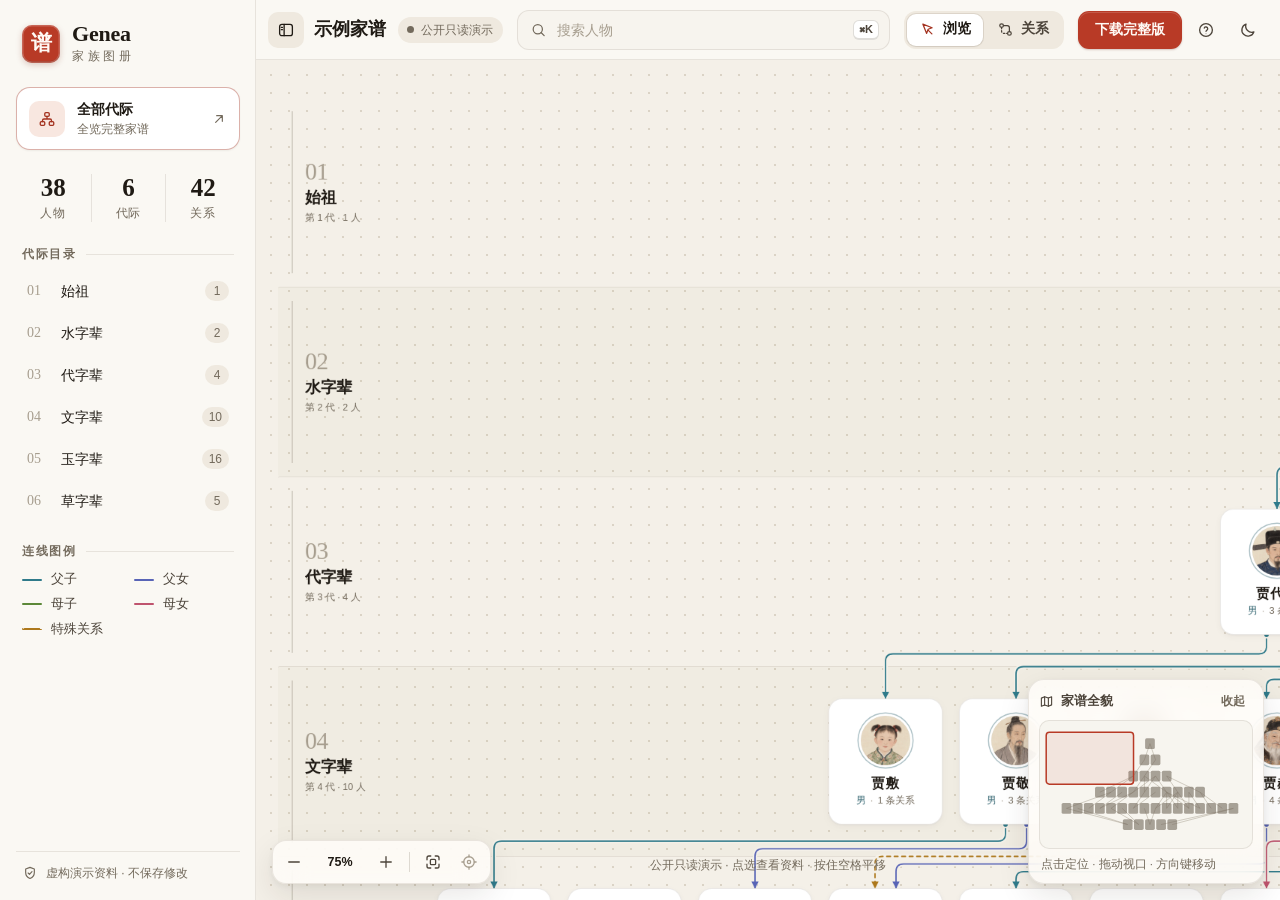
<file: docs/index.html>
<!doctype html>
<html lang="zh-CN">
  <head>
    <meta charset="utf-8" />
    <meta name="viewport" content="width=device-width, initial-scale=1, viewport-fit=cover" />
    <title>Genea · 公开只读演示</title>
    <meta name="description" content="浏览虚构示例家谱，体验人物档案、缩略导航与亲属关系查询。下载完整版可在本机编辑。" />
    <meta name="theme-color" content="#f4f0e8" />
    <link rel="icon" href="data:image/svg+xml,%3Csvg xmlns='http://www.w3.org/2000/svg' viewBox='0 0 64 64'%3E%3Crect width='64' height='64' rx='16' fill='%23b83a26'/%3E%3Cpath d='M32 23v7M20 41v-3a4 4 0 0 1 4-4h16a4 4 0 0 1 4 4v3' fill='none' stroke='%23fffaf5' stroke-width='4.5' stroke-linecap='round' stroke-linejoin='round'/%3E%3Cg fill='%23fffaf5'%3E%3Ccircle cx='32' cy='18' r='6.5'/%3E%3Ccircle cx='20' cy='46' r='6.5'/%3E%3Ccircle cx='44' cy='46' r='6.5'/%3E%3C/g%3E%3C/svg%3E" />
    <link rel="stylesheet" href="./styles.css" />
    <link rel="stylesheet" href="./readonly.css" />
  </head>
  <body data-readonly="true" data-theme="latte" data-mode="select">
    <svg class="icon-sprite" aria-hidden="true" focusable="false">
      <symbol id="i-search" viewBox="0 0 24 24"><circle cx="11" cy="11" r="6.5" /><path d="m20 20-4.4-4.4" /></symbol>
      <symbol id="i-close" viewBox="0 0 24 24"><path d="M18 6 6 18M6 6l12 12" /></symbol>
      <symbol id="i-plus" viewBox="0 0 24 24"><path d="M12 5v14M5 12h14" /></symbol>
      <symbol id="i-minus" viewBox="0 0 24 24"><path d="M5 12h14" /></symbol>
      <symbol id="i-check" viewBox="0 0 24 24"><path d="m5 12.5 4.5 4.5L19 7.5" /></symbol>
      <symbol id="i-chevron-down" viewBox="0 0 24 24"><path d="m6.5 9.5 5.5 5.5 5.5-5.5" /></symbol>
      <symbol id="i-chevron-right" viewBox="0 0 24 24"><path d="m9.5 6.5 5.5 5.5-5.5 5.5" /></symbol>
      <symbol id="i-arrow-up" viewBox="0 0 24 24"><path d="M12 19V5M6 11l6-6 6 6" /></symbol>
      <symbol id="i-arrow-down" viewBox="0 0 24 24"><path d="M12 5v14M6 13l6 6 6-6" /></symbol>
      <symbol id="i-arrow-up-right" viewBox="0 0 24 24"><path d="M7 17 17 7M8.5 7H17v8.5" /></symbol>
      <symbol id="i-undo" viewBox="0 0 24 24"><path d="M9 14 4 9l5-5" /><path d="M4 9h10.5a5.5 5.5 0 0 1 0 11H11" /></symbol>
      <symbol id="i-redo" viewBox="0 0 24 24"><path d="m15 14 5-5-5-5" /><path d="M20 9H9.5a5.5 5.5 0 0 0 0 11H13" /></symbol>
      <symbol id="i-fit" viewBox="0 0 24 24"><path d="M4 9V6.5A2.5 2.5 0 0 1 6.5 4H9M15 4h2.5A2.5 2.5 0 0 1 20 6.5V9M20 15v2.5a2.5 2.5 0 0 1-2.5 2.5H15M9 20H6.5A2.5 2.5 0 0 1 4 17.5V15" /><rect x="8.5" y="8.5" width="7" height="7" rx="1.6" /></symbol>
      <symbol id="i-focus" viewBox="0 0 24 24"><circle cx="12" cy="12" r="7" /><circle cx="12" cy="12" r="2.2" /><path d="M12 2.5V5M12 19v2.5M2.5 12H5M19 12h2.5" /></symbol>
      <symbol id="i-sidebar" viewBox="0 0 24 24"><rect x="3.5" y="4.5" width="17" height="15" rx="3" /><path d="M9.5 4.5v15M5.8 8.5h1.4M5.8 11.5h1.4" /></symbol>
      <symbol id="i-help" viewBox="0 0 24 24"><circle cx="12" cy="12" r="8.5" /><path d="M9.7 9.4a2.4 2.4 0 0 1 4.6.9c0 1.6-2.3 2.1-2.3 3.5" /><circle cx="12" cy="17" r=".6" fill="currentColor" stroke="none" /></symbol>
      <symbol id="i-sun" viewBox="0 0 24 24"><circle cx="12" cy="12" r="3.8" /><path d="M12 2.8v2.1M12 19.1v2.1M4.9 4.9l1.5 1.5M17.6 17.6l1.5 1.5M2.8 12h2.1M19.1 12h2.1M4.9 19.1l1.5-1.5M17.6 6.4l1.5-1.5" /></symbol>
      <symbol id="i-moon" viewBox="0 0 24 24"><path d="M19.8 14.6A8.2 8.2 0 0 1 9.4 4.2a8.2 8.2 0 1 0 10.4 10.4Z" /></symbol>
      <symbol id="i-pointer" viewBox="0 0 24 24"><path d="m5.5 4.5 13 5-5.6 2.1-2.1 5.9Z" /><path d="m13.2 13.2 5 5" /></symbol>
      <symbol id="i-link" viewBox="0 0 24 24"><path d="M10 13.5a4 4 0 0 0 6 .4l3-3a4 4 0 0 0-5.7-5.7l-1.6 1.6" /><path d="M14 10.5a4 4 0 0 0-6-.4l-3 3a4 4 0 0 0 5.7 5.7l1.6-1.6" /></symbol>
      <symbol id="i-kin" viewBox="0 0 24 24"><circle cx="6.5" cy="6.5" r="2.6" /><circle cx="17.5" cy="17.5" r="2.6" /><path d="M9.1 6.5h5.4a3 3 0 0 1 3 3v5.4" /><path d="M6.5 9.1v5.4a3 3 0 0 0 3 3h5.4" stroke-dasharray="2 2.6" /></symbol>
      <symbol id="i-trash" viewBox="0 0 24 24"><path d="M4.5 7h15M10 11v6M14 11v6M6.5 7l.8 11.3A2 2 0 0 0 9.3 20h5.4a2 2 0 0 0 2-1.7L17.5 7M9.5 7V5a1.5 1.5 0 0 1 1.5-1.5h2A1.5 1.5 0 0 1 14.5 5v2" /></symbol>
      <symbol id="i-camera" viewBox="0 0 24 24"><path d="M4 8.8A2.3 2.3 0 0 1 6.3 6.5h1.5L9.2 4.5h5.6l1.4 2h1.5A2.3 2.3 0 0 1 20 8.8v8.4a2.3 2.3 0 0 1-2.3 2.3H6.3A2.3 2.3 0 0 1 4 17.2Z" /><circle cx="12" cy="12.8" r="3.4" /></symbol>
      <symbol id="i-swap" viewBox="0 0 24 24"><path d="M4 8h15M16 5l3 3-3 3M20 16H5M8 13l-3 3 3 3" /></symbol>
      <symbol id="i-copy" viewBox="0 0 24 24"><rect x="8.5" y="8.5" width="11.5" height="11.5" rx="2.4" /><path d="M15.5 8.5V6.4A2.4 2.4 0 0 0 13.1 4H6.4A2.4 2.4 0 0 0 4 6.4v6.7a2.4 2.4 0 0 0 2.4 2.4h2.1" /></symbol>
      <symbol id="i-alert" viewBox="0 0 24 24"><path d="M10.3 4.3 3 17.1A2 2 0 0 0 4.7 20h14.6a2 2 0 0 0 1.7-2.9L13.7 4.3a2 2 0 0 0-3.4 0Z" /><path d="M12 9.5V13" /><circle cx="12" cy="16.6" r=".6" fill="currentColor" stroke="none" /></symbol>
      <symbol id="i-info" viewBox="0 0 24 24"><circle cx="12" cy="12" r="8.5" /><path d="M12 11v5" /><circle cx="12" cy="7.9" r=".6" fill="currentColor" stroke="none" /></symbol>
      <symbol id="i-tree" viewBox="0 0 24 24"><rect x="9" y="3.5" width="6" height="5" rx="1.5" /><rect x="3" y="15.5" width="6" height="5" rx="1.5" /><rect x="15" y="15.5" width="6" height="5" rx="1.5" /><path d="M12 8.5V12M6 15.5V14a2 2 0 0 1 2-2h8a2 2 0 0 1 2 2v1.5" /></symbol>
      <symbol id="i-users" viewBox="0 0 24 24"><circle cx="9" cy="8.5" r="3.2" /><path d="M3.5 19.5a5.5 5.5 0 0 1 11 0" /><path d="M15.5 5.5a3.2 3.2 0 0 1 0 6.1M17.5 14.4a5.5 5.5 0 0 1 3 5.1" /></symbol>
      <symbol id="i-user-plus" viewBox="0 0 24 24"><circle cx="10" cy="8.5" r="3.4" /><path d="M3.5 19.5a6.5 6.5 0 0 1 11.2-4.5" /><path d="M18.5 13.5v6M15.5 16.5h6" /></symbol>
      <symbol id="i-layers-plus" viewBox="0 0 24 24"><path d="m12 3.5 8 4.4-8 4.4-8-4.4Z" /><path d="m4 12.3 8 4.4 2.2-1.2" /><path d="M18.5 14v6M15.5 17h6" /></symbol>
      <symbol id="i-edit" viewBox="0 0 24 24"><path d="M13.5 6.5 17.5 10.5" /><path d="M4.5 19.5 5.3 15.6 15.6 5.3a2.1 2.1 0 0 1 3 3L8.3 18.6Z" /></symbol>
      <symbol id="i-map" viewBox="0 0 24 24"><path d="M9 4.5 3.8 6.6v13L9 17.5l6 2 5.2-2.1v-13L15 6.5Z" /><path d="M9 4.5v13M15 6.5v13" /></symbol>
      <symbol id="i-shield" viewBox="0 0 24 24"><path d="M12 3.5 5.5 6v5.3c0 4.2 2.7 7.4 6.5 8.9 3.8-1.5 6.5-4.7 6.5-8.9V6Z" /><path d="m9.2 12 2 2 3.8-4" /></symbol>
      <symbol id="i-open" viewBox="0 0 24 24"><path d="M14 4.5h5.5V10M19.5 4.5 12 12" /><path d="M18 13.5v3.8a2.2 2.2 0 0 1-2.2 2.2H6.7a2.2 2.2 0 0 1-2.2-2.2V8.2A2.2 2.2 0 0 1 6.7 6h3.8" /></symbol>
    </svg>

    <div class="app-shell">
      <aside id="workspace-sidebar" class="workspace-sidebar" aria-label="家谱导航">
        <div class="sidebar-inner">
          <div class="brand" aria-label="Genea 家族图册">
            <span class="brand-seal" aria-hidden="true">谱</span>
            <div class="brand-text"><h1>Genea</h1><p>家族图册</p></div>
          </div>

          <button id="workspace-overview" class="overview-card" type="button" aria-label="查看全部代际">
            <span class="overview-icon" aria-hidden="true"><svg class="icon"><use href="#i-tree" /></svg></span>
            <span class="overview-copy"><strong>全部代际</strong><small>全览完整家谱</small></span>
            <svg class="icon overview-arrow" aria-hidden="true"><use href="#i-arrow-up-right" /></svg>
          </button>

          <dl class="workspace-stats" aria-label="家谱概况">
            <div class="workspace-stat"><dt>人物</dt><dd id="workspace-people-count">—</dd></div>
            <div class="workspace-stat"><dt>代际</dt><dd id="workspace-generation-count">—</dd></div>
            <div class="workspace-stat"><dt>关系</dt><dd id="workspace-relationship-count">—</dd></div>
          </dl>

          <section class="sidebar-section" aria-labelledby="generation-navigation-title">
            <h2 id="generation-navigation-title" class="sidebar-heading">代际目录</h2>
            <nav id="generation-navigation" class="generation-navigation" aria-label="按代际定位"></nav>
          </section>

          <section class="sidebar-section sidebar-legend" aria-labelledby="canvas-legend-title">
            <h2 id="canvas-legend-title" class="sidebar-heading">连线图例</h2>
            <ul class="canvas-legend" aria-label="关系连线图例">
              <li data-kind="father_son">父子</li>
              <li data-kind="father_daughter">父女</li>
              <li data-kind="mother_son">母子</li>
              <li data-kind="mother_daughter">母女</li>
              <li data-kind="special">特殊关系</li>
            </ul>
          </section>

          <footer class="sidebar-footer">
            <svg class="icon" aria-hidden="true"><use href="#i-shield" /></svg>
            <span>资料只保存在这台电脑上</span>
          </footer>
        </div>
      </aside>

      <header class="app-bar">
        <div class="workspace-heading">
          <button id="workspace-sidebar-toggle" type="button" class="icon-button" aria-label="切换代际目录" aria-controls="workspace-sidebar" aria-expanded="true" data-tooltip="代际目录" data-tooltip-side="bottom" data-tooltip-align="start">
            <svg class="icon" aria-hidden="true"><use href="#i-sidebar" /></svg>
          </button>
          <div class="workspace-title">
            <h2>我的家谱</h2>
            <span id="workspace-save-state" class="save-state" data-state="loading" role="status">正在载入</span>
          </div>
        </div>

        <div class="person-search">
          <svg class="icon search-icon" aria-hidden="true"><use href="#i-search" /></svg>
          <input
            id="person-search-input"
            type="search"
            autocomplete="off"
            spellcheck="false"
            enterkeyhint="search"
            placeholder="搜索人物"
            aria-label="搜索人物"
            role="combobox"
            aria-autocomplete="list"
            aria-haspopup="listbox"
            aria-controls="search-results"
            aria-activedescendant=""
            aria-expanded="false"
          />
          <button id="search-clear" type="button" class="search-clear" aria-label="清空搜索">
            <svg class="icon" aria-hidden="true"><use href="#i-close" /></svg>
          </button>
          <kbd class="search-shortcut" aria-hidden="true">⌘K</kbd>
          <div id="search-results" class="search-results" role="listbox" aria-label="搜索结果" hidden></div>
        </div>

        <nav class="mode-switcher" aria-label="工作模式">
          <button id="select-mode" type="button" aria-pressed="true" data-tooltip="编辑 · V" data-tooltip-side="bottom">
            <svg class="icon" aria-hidden="true"><use href="#i-pointer" /></svg>
            <span class="mode-label">编辑</span>
          </button>
          <button id="link-mode" type="button" aria-pressed="false" data-tooltip="连线 · L" data-tooltip-side="bottom" hidden>
            <svg class="icon" aria-hidden="true"><use href="#i-link" /></svg>
            <span class="mode-label">连线</span>
          </button>
          <button id="perspective-mode" type="button" aria-pressed="false" data-tooltip="关系 · R" data-tooltip-side="bottom" hidden>
            <svg class="icon" aria-hidden="true"><use href="#i-kin" /></svg>
            <span class="mode-label">关系</span>
          </button>
        </nav>

        <div class="header-actions">
          <div class="generation-menu-wrap">
            <button id="generation-menu-toggle" type="button" class="primary-button" aria-controls="generation-menu" aria-haspopup="menu" aria-expanded="false" hidden>
              <svg class="icon" aria-hidden="true"><use href="#i-layers-plus" /></svg>
              <span class="button-label">添加代际</span>
            </button>
            <div id="generation-menu" class="action-popover" role="menu" aria-labelledby="generation-menu-toggle" hidden>
              <button id="add-generation-above" type="button" role="menuitem" hidden>
                <span class="menu-icon" aria-hidden="true"><svg class="icon"><use href="#i-arrow-up" /></svg></span>
                <span class="menu-copy"><strong>增加上一代</strong><small>放在最上方，记录更早的祖辈</small></span>
              </button>
              <button id="add-generation-below" type="button" role="menuitem" hidden>
                <span class="menu-icon" aria-hidden="true"><svg class="icon"><use href="#i-arrow-down" /></svg></span>
                <span class="menu-copy"><strong>增加下一代</strong><small>放在最下方，记录新的后辈</small></span>
              </button>
            </div>
          </div>

          <div class="help-menu-wrap">
            <button id="help-toggle" type="button" class="icon-button" aria-label="使用指南" aria-controls="help-popover" aria-expanded="false" data-tooltip="使用指南 · ?" data-tooltip-side="bottom">
              <svg class="icon" aria-hidden="true"><use href="#i-help" /></svg>
            </button>
            <section id="help-popover" class="help-popover" aria-label="使用指南" hidden>
              <header class="help-header">
                <p class="eyebrow">快速上手</p>
                <h2>整理家谱的常用操作</h2>
              </header>
              <div class="help-grid">
                <section>
                  <h3>人物与关系</h3>
                  <dl>
                    <div><dt>打开人物档案</dt><dd>点选人物</dd></div>
                    <div><dt>排序或调整代际</dt><dd>拖动人物</dd></div>
                    <div><dt>建立亲子关系</dt><dd><kbd>Shift</kbd> + 拖到相邻代</dd></div>
                    <div><dt>查看亲属称谓</dt><dd>悬停人物或连线</dd></div>
                  </dl>
                </section>
                <section>
                  <h3>画布</h3>
                  <dl>
                    <div><dt>移动画布</dt><dd>拖动空白处</dd></div>
                    <div><dt>从人物处移动</dt><dd>按住 <kbd>空格</kbd> 拖动</dd></div>
                    <div><dt>缩放</dt><dd>滚轮 · <kbd>+</kbd> <kbd>−</kbd></dd></div>
                    <div><dt>全览 / 100%</dt><dd><kbd>F</kbd> · <kbd>0</kbd></dd></div>
                    <div><dt>缩略导航</dt><dd>点击 · 拖动 · 方向键</dd></div>
                  </dl>
                </section>
                <section>
                  <h3>键盘</h3>
                  <dl>
                    <div><dt>搜索人物</dt><dd><kbd>⌘ / Ctrl</kbd><kbd>K</kbd> · <kbd>/</kbd></dd></div>
                    <div><dt>撤销</dt><dd><kbd>⌘ / Ctrl</kbd><kbd>Z</kbd></dd></div>
                    <div><dt>重做</dt><dd><kbd>⌘ / Ctrl</kbd><kbd>⇧</kbd><kbd>Z</kbd></dd></div>
                    <div><dt>编辑 / 连线 / 关系</dt><dd><kbd>V</kbd> <kbd>L</kbd> <kbd>R</kbd></dd></div>
                    <div><dt>保存人物档案</dt><dd><kbd>⌘ / Ctrl</kbd><kbd>↵</kbd></dd></div>
                  </dl>
                </section>
              </div>
              <p class="help-note"><svg class="icon" aria-hidden="true"><use href="#i-kin" /></svg>在「关系」模式依次点选 A 与 B，即可查看「B 是 A 的什么人」并复制这句称谓。</p>
            </section>
          </div>

          <button id="theme-toggle" type="button" class="icon-button theme-toggle" aria-label="切换到深色外观" data-tooltip="切换外观" data-tooltip-side="bottom" data-tooltip-align="end">
            <svg class="icon theme-icon-dark" aria-hidden="true"><use href="#i-moon" /></svg>
            <svg class="icon theme-icon-light" aria-hidden="true"><use href="#i-sun" /></svg>
          </button>
        </div>
      </header>

      <main class="board-shell">
        <section id="generation-board" class="generation-board" aria-label="家谱画布">
          <div class="canvas-grid" aria-hidden="true"></div>

          <div class="camera-controls" role="group" aria-label="编辑历史与画布视图">
            <button id="history-undo" class="history-button" type="button" aria-label="撤销" aria-keyshortcuts="Meta+Z Control+Z" data-tooltip="暂无可撤销的操作" data-tooltip-align="start" disabled>
              <svg class="icon" aria-hidden="true"><use href="#i-undo" /></svg>
            </button>
            <button id="history-redo" class="history-button" type="button" aria-label="重做" aria-keyshortcuts="Meta+Shift+Z Control+Shift+Z Control+Y" data-tooltip="暂无可重做的操作" data-tooltip-align="start" disabled>
              <svg class="icon" aria-hidden="true"><use href="#i-redo" /></svg>
            </button>
            <span class="toolbar-divider" aria-hidden="true"></span>
            <button id="camera-zoom-out" type="button" aria-label="缩小画布" data-tooltip="缩小 · −">
              <svg class="icon" aria-hidden="true"><use href="#i-minus" /></svg>
            </button>
            <button id="camera-zoom-level" type="button" class="zoom-level" aria-label="恢复到百分之百并保持视野中心" data-tooltip="恢复 100% · 0">100%</button>
            <button id="camera-zoom-in" type="button" aria-label="放大画布" data-tooltip="放大 · +">
              <svg class="icon" aria-hidden="true"><use href="#i-plus" /></svg>
            </button>
            <span class="toolbar-divider" aria-hidden="true"></span>
            <button id="camera-fit" type="button" aria-label="适配全部内容" data-tooltip="全览 · F">
              <svg class="icon" aria-hidden="true"><use href="#i-fit" /></svg>
            </button>
            <button id="camera-focus" type="button" aria-label="聚焦当前人物" data-tooltip="聚焦当前人物">
              <svg class="icon" aria-hidden="true"><use href="#i-focus" /></svg>
            </button>
          </div>

          <section id="canvas-navigator" class="canvas-navigator" aria-label="画布缩略导航">
            <div class="navigator-header">
              <span class="navigator-title"><svg class="icon" aria-hidden="true"><use href="#i-map" /></svg>家谱全貌</span>
              <button id="navigator-toggle" type="button" class="text-button" aria-expanded="true" aria-controls="navigator-content" aria-label="收起缩略导航"><span id="navigator-toggle-label">收起</span></button>
            </div>
            <div id="navigator-content">
              <svg id="navigator-map" viewBox="0 0 200 120" tabindex="0" role="group" aria-label="家谱缩略导航，点击定位，拖动视口，方向键移动视野" aria-describedby="navigator-hint">
                <g id="navigator-edges" aria-hidden="true"></g>
                <g id="navigator-people" aria-hidden="true"></g>
                <rect id="navigator-viewport" x="0" y="0" width="0" height="0" rx="3" aria-hidden="true"></rect>
              </svg>
              <span id="navigator-empty" hidden>添加人物后显示全貌</span>
              <p id="navigator-hint">点击定位 · 拖动视口 · 方向键移动</p>
            </div>
          </section>

          <div id="canvas-stage" class="canvas-stage">
            <svg id="relationship-layer" class="relationship-layer" aria-label="人物关系连线"></svg>
            <div id="generation-lanes"></div>
          </div>

          <div class="empty-state" hidden>
            <svg class="empty-illustration" viewBox="0 0 280 160" aria-hidden="true">
              <path class="empty-edge" d="M140 44v18a8 8 0 0 1-8 8H78a8 8 0 0 0-8 8v14" style="--edge: var(--edge-father_son)" />
              <path class="empty-edge" d="M140 44v18a8 8 0 0 0 8 8h54a8 8 0 0 1 8 8v14" style="--edge: var(--edge-father_daughter)" />
              <path class="empty-edge is-dashed" d="M210 124v8a6 6 0 0 1-6 6h-22a6 6 0 0 0-6 6v4" style="--edge: var(--edge-special)" />
              <rect class="empty-card" x="112" y="6" width="56" height="38" rx="10" />
              <circle class="empty-avatar" cx="140" cy="22" r="8" />
              <rect class="empty-line" x="126" y="34" width="28" height="4" rx="2" />
              <rect class="empty-card" x="42" y="92" width="56" height="38" rx="10" />
              <circle class="empty-avatar is-male" cx="70" cy="108" r="8" />
              <rect class="empty-line" x="56" y="120" width="28" height="4" rx="2" />
              <rect class="empty-card" x="182" y="92" width="56" height="38" rx="10" />
              <circle class="empty-avatar is-female" cx="210" cy="108" r="8" />
              <rect class="empty-line" x="196" y="120" width="28" height="4" rx="2" />
              <rect class="empty-card is-ghost" x="148" y="148" width="56" height="12" rx="6" />
            </svg>
            <p class="eyebrow">一段家族故事，从这里开始</p>
            <h2>建立你的第一代</h2>
            <p class="empty-lead">Genea 以「代」为行整理家谱：先建立一代，再添加人物，最后用连线记下他们之间的亲子关系。</p>
            <ol class="empty-steps">
              <li><span class="step-index">1</span><strong>建立代际</strong><small>例如「祖辈」「父辈」</small></li>
              <li><span class="step-index">2</span><strong>添加人物</strong><small>姓名、性别与照片</small></li>
              <li><span class="step-index">3</span><strong>连接关系</strong><small>在档案中关联父母子女</small></li>
            </ol>
            <button id="add-first-generation" type="button" class="primary-button is-large">
              <svg class="icon" aria-hidden="true"><use href="#i-plus" /></svg>
              添加第 1 代
            </button>
          </div>

          <div id="load-error" class="load-error" role="alert" hidden>
            <span class="load-error-icon" aria-hidden="true"><svg class="icon"><use href="#i-alert" /></svg></span>
            <h2>暂时无法载入家谱</h2>
            <p>请确认 Genea 服务仍在运行，然后重试。已保存的资料不会受影响。</p>
            <button id="retry-load" type="button" class="button">重新载入</button>
          </div>

          <p class="canvas-hint">点选查看资料 · 拖动人物排序或换代 · 按住空格平移</p>
        </section>
      </main>

      <section id="selection-tray" class="selection-tray" aria-label="关系视角选择" hidden>
        <header class="tray-header">
          <div class="tray-title">
            <p class="eyebrow">关系视角</p>
            <p id="selection-status" class="selection-status" role="status"></p>
          </div>
          <button id="exit-perspective" type="button" class="icon-button" aria-label="退出关系视角" data-tooltip="退出 · Esc" data-tooltip-align="end">
            <svg class="icon" aria-hidden="true"><use href="#i-close" /></svg>
          </button>
        </header>
        <div class="tray-slots">
          <div class="selection-slot slot-a">
            <button id="selection-a" type="button" class="selection-chip" aria-pressed="true">A：未选择</button>
            <button id="clear-selection-a" type="button" class="selection-clear" aria-label="清空 A 选者" hidden>
              <svg class="icon" aria-hidden="true"><use href="#i-close" /></svg>
            </button>
          </div>
          <button id="swap-selection" type="button" class="icon-button swap-button" aria-label="交换 A / B" data-tooltip="交换 A / B">
            <svg class="icon" aria-hidden="true"><use href="#i-swap" /></svg>
          </button>
          <div class="selection-slot slot-b">
            <button id="selection-b" type="button" class="selection-chip" aria-pressed="false">B：未选择</button>
            <button id="clear-selection-b" type="button" class="selection-clear" aria-label="清空 B 选者" hidden>
              <svg class="icon" aria-hidden="true"><use href="#i-close" /></svg>
            </button>
          </div>
        </div>
        <div id="selection-result" class="selection-result" data-state="empty" aria-live="polite"></div>
        <button id="export-relationship" type="button" class="primary-button" aria-label="复制关系">复制关系</button>
      </section>
    </div>

    <dialog id="generation-dialog" class="modal" aria-labelledby="generation-dialog-title">
      <form id="generation-form" class="modal-card">
        <header class="modal-header">
          <span class="modal-icon" aria-hidden="true"><svg class="icon"><use href="#i-layers-plus" /></svg></span>
          <div><p class="eyebrow">代际</p><h2 id="generation-dialog-title">添加代际</h2></div>
        </header>
        <label class="field">
          <span class="field-label">名称 <span class="optional">可选</span></span>
          <input id="generation-name" autocomplete="off" placeholder="例如：祖辈" maxlength="40" />
        </label>
        <div class="name-suggestions" role="group" aria-label="常用代际名称">
          <button type="button" data-generation-name="高祖辈">高祖辈</button>
          <button type="button" data-generation-name="曾祖辈">曾祖辈</button>
          <button type="button" data-generation-name="祖辈">祖辈</button>
          <button type="button" data-generation-name="父辈">父辈</button>
          <button type="button" data-generation-name="同辈">同辈</button>
          <button type="button" data-generation-name="子辈">子辈</button>
          <button type="button" data-generation-name="孙辈">孙辈</button>
        </div>
        <p class="field-hint">留空将自动命名为「第 N 层」，之后可随时点击代际名称修改。</p>
        <div class="dialog-actions">
          <button id="generation-cancel" type="button" class="button">取消</button>
          <button id="generation-submit" type="submit" class="primary-button">创建代际</button>
        </div>
      </form>
    </dialog>

    <dialog id="confirm-dialog" class="modal" aria-labelledby="confirm-title" aria-describedby="confirm-message">
      <div class="modal-card confirm-card">
        <span class="modal-icon confirm-icon" aria-hidden="true"><svg class="icon"><use href="#i-alert" /></svg></span>
        <div class="confirm-copy">
          <h2 id="confirm-title">请确认</h2>
          <p id="confirm-message"></p>
        </div>
        <div class="dialog-actions">
          <button id="confirm-cancel" type="button" class="button">取消</button>
          <button id="confirm-accept" type="button" class="primary-button">确认</button>
        </div>
      </div>
    </dialog>

    <dialog id="person-dialog" class="person-inspector" aria-labelledby="person-dialog-title">
      <form id="person-form" class="inspector-card">
        <header class="inspector-header">
          <p class="eyebrow">人物档案</p>
          <button type="button" class="icon-button" data-close-dialog="person-dialog" aria-label="关闭人物档案" data-tooltip="关闭 · Esc" data-tooltip-side="bottom" data-tooltip-align="end">
            <svg class="icon" aria-hidden="true"><use href="#i-close" /></svg>
          </button>
        </header>
        <div class="inspector-content">
          <section class="profile-hero" aria-label="人物照片">
            <label class="photo-picker" tabindex="0" role="button" aria-label="选择人物照片，也可以把图片拖到这里">
              <span id="person-photo-preview" class="profile-avatar" aria-hidden="true"></span>
              <span class="photo-overlay" aria-hidden="true"><svg class="icon"><use href="#i-camera" /></svg></span>
              <input id="person-photo" class="visually-hidden" aria-hidden="true" type="file" accept="image/png,image/jpeg,image/gif,image/webp" tabindex="-1" />
            </label>
            <div class="profile-identity">
              <h2 id="person-dialog-title">添加人物</h2>
              <p id="person-profile-context" class="profile-context"></p>
              <div class="photo-actions">
                <label for="person-photo" class="text-button"><svg class="icon" aria-hidden="true"><use href="#i-camera" /></svg><span id="person-photo-label">添加照片</span></label>
                <button id="person-photo-remove" class="text-button is-quiet" type="button" hidden>移除</button>
              </div>
            </div>
          </section>
          <p class="field-hint photo-hint">支持 JPG、PNG、GIF、WebP，最大 8 MB<span class="drop-hint"> · 也可以把图片拖到头像上</span></p>

          <div class="inspector-fields">
            <label class="field">
              <span class="field-label">姓名</span>
              <input id="person-name" required autocomplete="off" placeholder="填写姓名" maxlength="60" />
            </label>
            <div class="field-pair">
              <fieldset class="field">
                <legend class="field-label">性别</legend>
                <div id="person-gender" class="segmented gender-choice">
                  <label><input type="radio" name="person-gender" value="male" required /><span data-gender="male">男</span></label>
                  <label><input type="radio" name="person-gender" value="female" /><span data-gender="female">女</span></label>
                </div>
              </fieldset>
              <label class="field">
                <span class="field-label">所属代际</span>
                <select id="person-generation" required></select>
              </label>
            </div>
            <p id="person-generation-warning" class="inline-notice" hidden></p>
            <label class="field">
              <span class="field-label">简介 <span class="optional">可选</span></span>
              <textarea id="person-introduction" rows="4" placeholder="记下关于 TA 的故事…"></textarea>
            </label>
          </div>

          <section class="relatives" aria-labelledby="person-relatives-title">
            <div class="section-heading">
              <h3 id="person-relatives-title">亲属关系</h3>
              <span id="person-relatives-count" class="section-count"></span>
            </div>
            <div id="person-relatives" class="relatives-list"></div>
            <div id="person-relative-field" class="relative-add">
              <label class="relative-picker">
                <span class="visually-hidden">选择要关联的父母或子女</span>
                <svg class="icon" aria-hidden="true"><use href="#i-user-plus" /></svg>
                <select id="person-relative-add"></select>
              </label>
              <button id="person-relative-confirm" type="button" class="button" disabled>添加</button>
            </div>
          </section>
        </div>
        <footer class="inspector-footer">
          <p id="person-save-status" class="save-status" role="status">尚未保存</p>
          <div class="inspector-actions">
            <button id="person-delete" type="button" class="icon-button danger-button" aria-label="删除人物" data-tooltip="删除人物">
              <svg class="icon" aria-hidden="true"><use href="#i-trash" /></svg>
            </button>
            <button type="button" class="button" data-close-dialog="person-dialog">取消</button>
            <button id="person-save" class="primary-button" type="submit" aria-keyshortcuts="Meta+Enter Control+Enter">保存修改</button>
          </div>
        </footer>
      </form>
    </dialog>

    <dialog id="relationship-dialog" class="modal" aria-labelledby="relationship-dialog-title">
      <form id="relationship-form" class="modal-card relationship-card">
        <header class="modal-header">
          <span class="modal-icon" aria-hidden="true"><svg class="icon"><use href="#i-link" /></svg></span>
          <div><p class="eyebrow">人物关系</p><h2 id="relationship-dialog-title">编辑关系</h2></div>
          <button type="button" class="icon-button" data-close-dialog="relationship-dialog" aria-label="关闭关系编辑">
            <svg class="icon" aria-hidden="true"><use href="#i-close" /></svg>
          </button>
        </header>
        <div id="relationship-context" class="relationship-context"></div>
        <fieldset class="field">
          <legend class="field-label">关系类型</legend>
          <div id="relationship-kind" class="segmented">
            <label><input type="radio" name="relationship-kind" value="standard" checked /><span>标准亲子</span></label>
            <label><input type="radio" name="relationship-kind" value="special" /><span>特殊关系</span></label>
          </div>
        </fieldset>
        <p id="relationship-description" class="relationship-description"></p>
        <div class="field-pair">
          <label id="parent-label-field" class="field">
            <span class="field-label">上代称谓</span>
            <input id="parent-label" autocomplete="off" placeholder="例如：养父" maxlength="20" />
          </label>
          <label id="child-label-field" class="field">
            <span class="field-label">下代称谓</span>
            <input id="child-label" autocomplete="off" placeholder="例如：养女" maxlength="20" />
          </label>
        </div>
        <div class="dialog-actions">
          <button id="relationship-delete" type="button" class="danger-text-button">
            <svg class="icon" aria-hidden="true"><use href="#i-trash" /></svg>删除关系
          </button>
          <span class="dialog-spacer"></span>
          <button type="button" class="button" data-close-dialog="relationship-dialog">取消</button>
          <button id="relationship-save" type="submit" class="primary-button">保存关系</button>
        </div>
      </form>
    </dialog>

    <div id="toast" class="toast" role="status" aria-live="polite"></div>
    <script src="./readonly-api.js" defer></script>
    <script src="./motion.js" defer></script>
    <script src="./app.js" defer></script>
  </body>
</html>
</file>
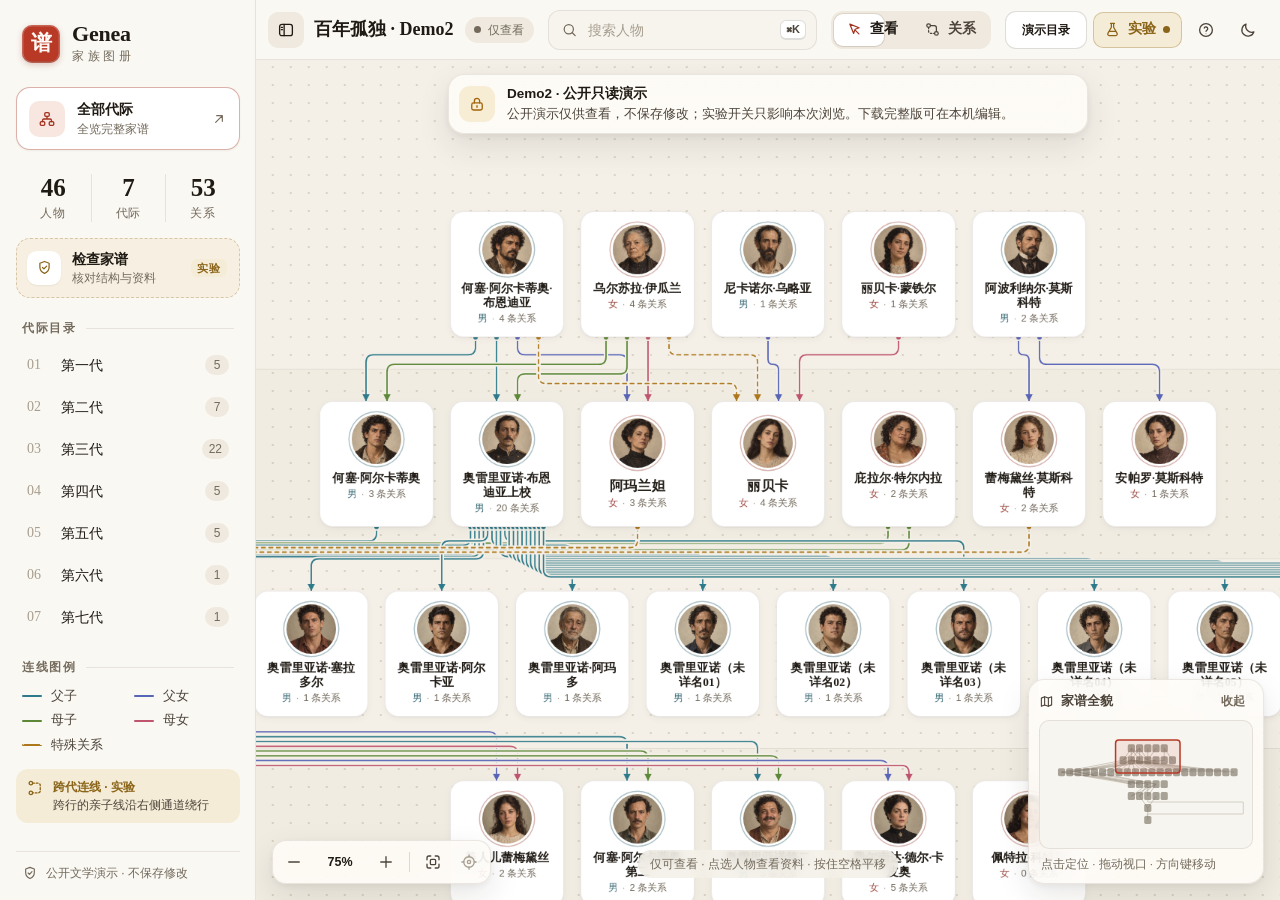
<file: docs/demo2/index.html>
<!doctype html>
<html lang="zh-CN">
  <head>
    <meta charset="utf-8" />
    <meta name="viewport" content="width=device-width, initial-scale=1, viewport-fit=cover" />
    <title>Genea · 百年孤独 Demo2</title>
    <meta name="description" content="百年孤独七代家谱：46 人、原创头像与新版实验功能。公开只读，不保存修改。" />
    <meta name="theme-color" content="#f4f0e8" />
    <link rel="icon" href="data:image/svg+xml,%3Csvg xmlns='http://www.w3.org/2000/svg' viewBox='0 0 64 64'%3E%3Crect width='64' height='64' rx='16' fill='%23b83a26'/%3E%3Cpath d='M32 23v7M20 41v-3a4 4 0 0 1 4-4h16a4 4 0 0 1 4 4v3' fill='none' stroke='%23fffaf5' stroke-width='4.5' stroke-linecap='round' stroke-linejoin='round'/%3E%3Cg fill='%23fffaf5'%3E%3Ccircle cx='32' cy='18' r='6.5'/%3E%3Ccircle cx='20' cy='46' r='6.5'/%3E%3Ccircle cx='44' cy='46' r='6.5'/%3E%3C/g%3E%3C/svg%3E" />
    <link rel="stylesheet" href="./styles.css" />
    <link rel="stylesheet" href="./readonly.css" />
  </head>
  <body data-readonly="true" data-theme="latte" data-mode="select">
    <svg class="icon-sprite" aria-hidden="true" focusable="false">
      <symbol id="i-search" viewBox="0 0 24 24"><circle cx="11" cy="11" r="6.5" /><path d="m20 20-4.4-4.4" /></symbol>
      <symbol id="i-close" viewBox="0 0 24 24"><path d="M18 6 6 18M6 6l12 12" /></symbol>
      <symbol id="i-plus" viewBox="0 0 24 24"><path d="M12 5v14M5 12h14" /></symbol>
      <symbol id="i-minus" viewBox="0 0 24 24"><path d="M5 12h14" /></symbol>
      <symbol id="i-check" viewBox="0 0 24 24"><path d="m5 12.5 4.5 4.5L19 7.5" /></symbol>
      <symbol id="i-chevron-down" viewBox="0 0 24 24"><path d="m6.5 9.5 5.5 5.5 5.5-5.5" /></symbol>
      <symbol id="i-chevron-right" viewBox="0 0 24 24"><path d="m9.5 6.5 5.5 5.5-5.5 5.5" /></symbol>
      <symbol id="i-arrow-up" viewBox="0 0 24 24"><path d="M12 19V5M6 11l6-6 6 6" /></symbol>
      <symbol id="i-arrow-down" viewBox="0 0 24 24"><path d="M12 5v14M6 13l6 6 6-6" /></symbol>
      <symbol id="i-arrow-up-right" viewBox="0 0 24 24"><path d="M7 17 17 7M8.5 7H17v8.5" /></symbol>
      <symbol id="i-undo" viewBox="0 0 24 24"><path d="M9 14 4 9l5-5" /><path d="M4 9h10.5a5.5 5.5 0 0 1 0 11H11" /></symbol>
      <symbol id="i-redo" viewBox="0 0 24 24"><path d="m15 14 5-5-5-5" /><path d="M20 9H9.5a5.5 5.5 0 0 0 0 11H13" /></symbol>
      <symbol id="i-fit" viewBox="0 0 24 24"><path d="M4 9V6.5A2.5 2.5 0 0 1 6.5 4H9M15 4h2.5A2.5 2.5 0 0 1 20 6.5V9M20 15v2.5a2.5 2.5 0 0 1-2.5 2.5H15M9 20H6.5A2.5 2.5 0 0 1 4 17.5V15" /><rect x="8.5" y="8.5" width="7" height="7" rx="1.6" /></symbol>
      <symbol id="i-focus" viewBox="0 0 24 24"><circle cx="12" cy="12" r="7" /><circle cx="12" cy="12" r="2.2" /><path d="M12 2.5V5M12 19v2.5M2.5 12H5M19 12h2.5" /></symbol>
      <symbol id="i-sidebar" viewBox="0 0 24 24"><rect x="3.5" y="4.5" width="17" height="15" rx="3" /><path d="M9.5 4.5v15M5.8 8.5h1.4M5.8 11.5h1.4" /></symbol>
      <symbol id="i-help" viewBox="0 0 24 24"><circle cx="12" cy="12" r="8.5" /><path d="M9.7 9.4a2.4 2.4 0 0 1 4.6.9c0 1.6-2.3 2.1-2.3 3.5" /><circle cx="12" cy="17" r=".6" fill="currentColor" stroke="none" /></symbol>
      <symbol id="i-sun" viewBox="0 0 24 24"><circle cx="12" cy="12" r="3.8" /><path d="M12 2.8v2.1M12 19.1v2.1M4.9 4.9l1.5 1.5M17.6 17.6l1.5 1.5M2.8 12h2.1M19.1 12h2.1M4.9 19.1l1.5-1.5M17.6 6.4l1.5-1.5" /></symbol>
      <symbol id="i-moon" viewBox="0 0 24 24"><path d="M19.8 14.6A8.2 8.2 0 0 1 9.4 4.2a8.2 8.2 0 1 0 10.4 10.4Z" /></symbol>
      <symbol id="i-pointer" viewBox="0 0 24 24"><path d="m5.5 4.5 13 5-5.6 2.1-2.1 5.9Z" /><path d="m13.2 13.2 5 5" /></symbol>
      <symbol id="i-link" viewBox="0 0 24 24"><path d="M10 13.5a4 4 0 0 0 6 .4l3-3a4 4 0 0 0-5.7-5.7l-1.6 1.6" /><path d="M14 10.5a4 4 0 0 0-6-.4l-3 3a4 4 0 0 0 5.7 5.7l1.6-1.6" /></symbol>
      <symbol id="i-kin" viewBox="0 0 24 24"><circle cx="6.5" cy="6.5" r="2.6" /><circle cx="17.5" cy="17.5" r="2.6" /><path d="M9.1 6.5h5.4a3 3 0 0 1 3 3v5.4" /><path d="M6.5 9.1v5.4a3 3 0 0 0 3 3h5.4" stroke-dasharray="2 2.6" /></symbol>
      <symbol id="i-trash" viewBox="0 0 24 24"><path d="M4.5 7h15M10 11v6M14 11v6M6.5 7l.8 11.3A2 2 0 0 0 9.3 20h5.4a2 2 0 0 0 2-1.7L17.5 7M9.5 7V5a1.5 1.5 0 0 1 1.5-1.5h2A1.5 1.5 0 0 1 14.5 5v2" /></symbol>
      <symbol id="i-camera" viewBox="0 0 24 24"><path d="M4 8.8A2.3 2.3 0 0 1 6.3 6.5h1.5L9.2 4.5h5.6l1.4 2h1.5A2.3 2.3 0 0 1 20 8.8v8.4a2.3 2.3 0 0 1-2.3 2.3H6.3A2.3 2.3 0 0 1 4 17.2Z" /><circle cx="12" cy="12.8" r="3.4" /></symbol>
      <symbol id="i-swap" viewBox="0 0 24 24"><path d="M4 8h15M16 5l3 3-3 3M20 16H5M8 13l-3 3 3 3" /></symbol>
      <symbol id="i-copy" viewBox="0 0 24 24"><rect x="8.5" y="8.5" width="11.5" height="11.5" rx="2.4" /><path d="M15.5 8.5V6.4A2.4 2.4 0 0 0 13.1 4H6.4A2.4 2.4 0 0 0 4 6.4v6.7a2.4 2.4 0 0 0 2.4 2.4h2.1" /></symbol>
      <symbol id="i-alert" viewBox="0 0 24 24"><path d="M10.3 4.3 3 17.1A2 2 0 0 0 4.7 20h14.6a2 2 0 0 0 1.7-2.9L13.7 4.3a2 2 0 0 0-3.4 0Z" /><path d="M12 9.5V13" /><circle cx="12" cy="16.6" r=".6" fill="currentColor" stroke="none" /></symbol>
      <symbol id="i-info" viewBox="0 0 24 24"><circle cx="12" cy="12" r="8.5" /><path d="M12 11v5" /><circle cx="12" cy="7.9" r=".6" fill="currentColor" stroke="none" /></symbol>
      <symbol id="i-tree" viewBox="0 0 24 24"><rect x="9" y="3.5" width="6" height="5" rx="1.5" /><rect x="3" y="15.5" width="6" height="5" rx="1.5" /><rect x="15" y="15.5" width="6" height="5" rx="1.5" /><path d="M12 8.5V12M6 15.5V14a2 2 0 0 1 2-2h8a2 2 0 0 1 2 2v1.5" /></symbol>
      <symbol id="i-users" viewBox="0 0 24 24"><circle cx="9" cy="8.5" r="3.2" /><path d="M3.5 19.5a5.5 5.5 0 0 1 11 0" /><path d="M15.5 5.5a3.2 3.2 0 0 1 0 6.1M17.5 14.4a5.5 5.5 0 0 1 3 5.1" /></symbol>
      <symbol id="i-user-plus" viewBox="0 0 24 24"><circle cx="10" cy="8.5" r="3.4" /><path d="M3.5 19.5a6.5 6.5 0 0 1 11.2-4.5" /><path d="M18.5 13.5v6M15.5 16.5h6" /></symbol>
      <symbol id="i-layers-plus" viewBox="0 0 24 24"><path d="m12 3.5 8 4.4-8 4.4-8-4.4Z" /><path d="m4 12.3 8 4.4 2.2-1.2" /><path d="M18.5 14v6M15.5 17h6" /></symbol>
      <symbol id="i-edit" viewBox="0 0 24 24"><path d="M13.5 6.5 17.5 10.5" /><path d="M4.5 19.5 5.3 15.6 15.6 5.3a2.1 2.1 0 0 1 3 3L8.3 18.6Z" /></symbol>
      <symbol id="i-map" viewBox="0 0 24 24"><path d="M9 4.5 3.8 6.6v13L9 17.5l6 2 5.2-2.1v-13L15 6.5Z" /><path d="M9 4.5v13M15 6.5v13" /></symbol>
      <symbol id="i-shield" viewBox="0 0 24 24"><path d="M12 3.5 5.5 6v5.3c0 4.2 2.7 7.4 6.5 8.9 3.8-1.5 6.5-4.7 6.5-8.9V6Z" /><path d="m9.2 12 2 2 3.8-4" /></symbol>
      <symbol id="i-open" viewBox="0 0 24 24"><path d="M14 4.5h5.5V10M19.5 4.5 12 12" /><path d="M18 13.5v3.8a2.2 2.2 0 0 1-2.2 2.2H6.7a2.2 2.2 0 0 1-2.2-2.2V8.2A2.2 2.2 0 0 1 6.7 6h3.8" /></symbol>
      <symbol id="i-flask" viewBox="0 0 24 24"><path d="M9.2 3.5h5.6M10.4 3.5v5.4l-4.9 8.6a2 2 0 0 0 1.7 3h9.6a2 2 0 0 0 1.7-3l-4.9-8.6V3.5" /><path d="M7.7 14.5h8.6" /></symbol>
      <symbol id="i-chat" viewBox="0 0 24 24"><path d="M6 4.8h12a2.6 2.6 0 0 1 2.6 2.6v6.9a2.6 2.6 0 0 1-2.6 2.6h-6.6l-4.6 3.4v-3.4H6a2.6 2.6 0 0 1-2.6-2.6V7.4A2.6 2.6 0 0 1 6 4.8Z" /><path d="M8 9.6h8M8 12.8h5" /></symbol>
      <symbol id="i-lock" viewBox="0 0 24 24"><rect x="5" y="10.5" width="14" height="9.5" rx="2.4" /><path d="M8.5 10.5V8a3.5 3.5 0 0 1 7 0v2.5M12 14.2v2.2" /></symbol>
      <symbol id="i-check-circle" viewBox="0 0 24 24"><circle cx="12" cy="12" r="8.5" /><path d="m8.4 12.3 2.5 2.5 4.7-5" /></symbol>
      <symbol id="i-route" viewBox="0 0 24 24"><circle cx="6.5" cy="5.5" r="2.3" /><circle cx="6.5" cy="18.5" r="2.3" /><path d="M8.8 5.5h7.2a3 3 0 0 1 3 3v7a3 3 0 0 1-3 3H8.8" stroke-dasharray="2.4 2.4" /></symbol>
    </svg>

    <div class="app-shell">
      <aside id="workspace-sidebar" class="workspace-sidebar" aria-label="家谱导航">
        <div class="sidebar-inner">
          <div class="brand" aria-label="Genea 家族图册">
            <span class="brand-seal" aria-hidden="true">谱</span>
            <div class="brand-text"><h1>Genea</h1><p>家族图册</p></div>
          </div>

          <button id="workspace-overview" class="overview-card" type="button" aria-label="查看全部代际">
            <span class="overview-icon" aria-hidden="true"><svg class="icon"><use href="#i-tree" /></svg></span>
            <span class="overview-copy"><strong>全部代际</strong><small>全览完整家谱</small></span>
            <svg class="icon overview-arrow" aria-hidden="true"><use href="#i-arrow-up-right" /></svg>
          </button>

          <dl class="workspace-stats" aria-label="家谱概况">
            <div class="workspace-stat"><dt>人物</dt><dd id="workspace-people-count">—</dd></div>
            <div class="workspace-stat"><dt>代际</dt><dd id="workspace-generation-count">—</dd></div>
            <div class="workspace-stat"><dt>关系</dt><dd id="workspace-relationship-count">—</dd></div>
          </dl>

          <button id="check-genealogy" type="button" class="sidebar-tool" hidden>
            <span class="sidebar-tool-icon" aria-hidden="true"><svg class="icon"><use href="#i-shield" /></svg></span>
            <span class="sidebar-tool-copy"><strong>检查家谱</strong><small>核对结构与资料</small></span>
            <span class="lab-tag" aria-hidden="true">实验</span>
          </button>

          <section class="sidebar-section" aria-labelledby="generation-navigation-title">
            <h2 id="generation-navigation-title" class="sidebar-heading">代际目录</h2>
            <nav id="generation-navigation" class="generation-navigation" aria-label="按代际定位"></nav>
          </section>

          <section class="sidebar-section sidebar-legend" aria-labelledby="canvas-legend-title">
            <h2 id="canvas-legend-title" class="sidebar-heading">连线图例</h2>
            <ul class="canvas-legend" aria-label="关系连线图例">
              <li data-kind="father_son">父子</li>
              <li data-kind="father_daughter">父女</li>
              <li data-kind="mother_son">母子</li>
              <li data-kind="mother_daughter">母女</li>
              <li data-kind="special">特殊关系</li>
            </ul>
            <p id="cross-generation-status" class="legend-note" role="status" hidden>
              <svg class="icon" aria-hidden="true"><use href="#i-route" /></svg>
              <span><strong>跨代连线 · 实验</strong>跨行的亲子线沿右侧通道绕行</span>
            </p>
          </section>

          <footer class="sidebar-footer">
            <svg class="icon" aria-hidden="true"><use href="#i-shield" /></svg>
            <span>公开文学演示 · 不保存修改</span>
          </footer>
        </div>
      </aside>

      <header class="app-bar">
        <div class="workspace-heading">
          <button id="workspace-sidebar-toggle" type="button" class="icon-button" aria-label="切换代际目录" aria-controls="workspace-sidebar" aria-expanded="true" data-tooltip="代际目录" data-tooltip-side="bottom" data-tooltip-align="start">
            <svg class="icon" aria-hidden="true"><use href="#i-sidebar" /></svg>
          </button>
          <div class="workspace-title">
            <h2 id="workspace-name">百年孤独 · Demo2</h2>
            <span id="workspace-save-state" class="save-state" data-state="loading" role="status">正在载入</span>
          </div>
        </div>

        <div class="person-search">
          <svg class="icon search-icon" aria-hidden="true"><use href="#i-search" /></svg>
          <input
            id="person-search-input"
            type="search"
            autocomplete="off"
            spellcheck="false"
            enterkeyhint="search"
            placeholder="搜索人物"
            aria-label="搜索人物"
            role="combobox"
            aria-autocomplete="list"
            aria-haspopup="listbox"
            aria-controls="search-results"
            aria-activedescendant=""
            aria-expanded="false"
          />
          <button id="search-clear" type="button" class="search-clear" aria-label="清空搜索">
            <svg class="icon" aria-hidden="true"><use href="#i-close" /></svg>
          </button>
          <kbd class="search-shortcut" aria-hidden="true">⌘K</kbd>
          <div id="search-results" class="search-results" role="listbox" aria-label="搜索结果" hidden></div>
        </div>

        <nav class="mode-switcher" aria-label="工作模式">
          <button id="select-mode" type="button" aria-pressed="true" data-tooltip="编辑 · V" data-tooltip-side="bottom">
            <svg class="icon" aria-hidden="true"><use href="#i-pointer" /></svg>
            <span id="select-mode-label" class="mode-label">编辑</span>
          </button>
          <button id="link-mode" type="button" aria-pressed="false" data-tooltip="连线 · L" data-tooltip-side="bottom" hidden>
            <svg class="icon" aria-hidden="true"><use href="#i-link" /></svg>
            <span class="mode-label">连线</span>
          </button>
          <button id="perspective-mode" type="button" aria-pressed="false" data-tooltip="关系 · R" data-tooltip-side="bottom" hidden>
            <svg class="icon" aria-hidden="true"><use href="#i-kin" /></svg>
            <span class="mode-label">关系</span>
          </button>
        </nav>

        <div class="header-actions">
          <a class="button demo-route" href="../demos/">演示目录</a>
          <div class="generation-menu-wrap">
            <button id="generation-menu-toggle" type="button" class="primary-button" aria-controls="generation-menu" aria-haspopup="menu" aria-expanded="false" hidden>
              <svg class="icon" aria-hidden="true"><use href="#i-layers-plus" /></svg>
              <span class="button-label">添加代际</span>
            </button>
            <div id="generation-menu" class="action-popover" role="menu" aria-labelledby="generation-menu-toggle" hidden>
              <button id="add-generation-above" type="button" role="menuitem" hidden>
                <span class="menu-icon" aria-hidden="true"><svg class="icon"><use href="#i-arrow-up" /></svg></span>
                <span class="menu-copy"><strong>增加上一代</strong><small>放在最上方，记录更早的祖辈</small></span>
              </button>
              <button id="add-generation-below" type="button" role="menuitem" hidden>
                <span class="menu-icon" aria-hidden="true"><svg class="icon"><use href="#i-arrow-down" /></svg></span>
                <span class="menu-copy"><strong>增加下一代</strong><small>放在最下方，记录新的后辈</small></span>
              </button>
            </div>
          </div>

          <div class="labs-menu-wrap">
            <button id="labs-toggle" type="button" class="labs-toggle" data-state="off" aria-label="实验功能：未启用" aria-controls="labs-popover" aria-expanded="false" data-tooltip="实验功能" data-tooltip-side="bottom">
              <svg class="icon" aria-hidden="true"><use href="#i-flask" /></svg>
              <span class="labs-label">实验</span>
              <span class="labs-dot" aria-hidden="true"></span>
            </button>
            <section id="labs-popover" class="labs-popover" aria-labelledby="labs-title" hidden>
              <header class="labs-header">
                <span class="labs-header-icon" aria-hidden="true"><svg class="icon"><use href="#i-flask" /></svg></span>
                <div class="labs-heading">
                  <p class="eyebrow">实验室</p>
                  <h2 id="labs-title">实验性功能</h2>
                </div>
                <button id="experiments-toggle" type="button" class="experiments-toggle" aria-pressed="false" aria-labelledby="experiments-toggle-label" aria-describedby="experiments-status" disabled>
                  <span class="experiments-switch" aria-hidden="true"></span>
                  <span id="experiments-toggle-label" class="visually-hidden">启用实验性功能</span>
                </button>
              </header>
              <p id="experiments-status" class="experiments-status">当前使用普通模式</p>
              <ul class="labs-features" aria-label="实验功能包含">
                <li><span class="labs-feature-icon" aria-hidden="true"><svg class="icon"><use href="#i-kin" /></svg></span><span class="labs-feature-copy"><strong>亲戚称呼</strong><small>关系模式中给出日常称呼，并保留原关系链与依据</small></span></li>
                <li><span class="labs-feature-icon" aria-hidden="true"><svg class="icon"><use href="#i-route" /></svg></span><span class="labs-feature-copy"><strong>跨代连线</strong><small>展示已登记的跨代关系；长线沿右侧通道绕行，演示不能编辑</small></span></li>
                <li><span class="labs-feature-icon" aria-hidden="true"><svg class="icon"><use href="#i-chat" /></svg></span><span class="labs-feature-copy"><strong>一句话查询</strong><small>在「关系」模式里问“某人的子女有哪些”</small></span></li>
                <li><span class="labs-feature-icon" aria-hidden="true"><svg class="icon"><use href="#i-shield" /></svg></span><span class="labs-feature-copy"><strong>检查家谱</strong><small>展示这份演示数据的检查报告，可定位提醒；不执行修复</small></span><button id="labs-run-check" type="button" class="button is-small">检查</button></li>
              </ul>
              <p class="labs-footnote"><svg class="icon" aria-hidden="true"><use href="#i-info" /></svg>开关仅影响本次浏览，刷新后恢复开启。公开演示不能编辑、保存或修复。</p>
            </section>
          </div>

          <div class="help-menu-wrap">
            <button id="help-toggle" type="button" class="icon-button" aria-label="使用指南" aria-controls="help-popover" aria-expanded="false" data-tooltip="使用指南 · ?" data-tooltip-side="bottom">
              <svg class="icon" aria-hidden="true"><use href="#i-help" /></svg>
            </button>
            <section id="help-popover" class="help-popover" aria-label="使用指南" hidden>
              <header class="help-header">
                <p class="eyebrow">快速上手</p>
                <h2>浏览百年孤独示例家谱</h2>
                <p id="help-cross-generation" class="help-experimental" hidden><span class="lab-tag">实验</span> 此示例展示七代家谱与已登记的跨代关系，画布行距不参与称谓推导。「关系」模式可查看亲戚称呼并用一句话查询；侧栏可查看检查报告。公开演示仅可查看。</p>
              </header>
              <div class="help-grid">
                <section>
                  <h3>人物与关系</h3>
                  <dl>
                    <div><dt>打开人物档案</dt><dd>点选人物</dd></div>
                    <div hidden><dt>排序或调整代际</dt><dd>拖动人物</dd></div>
                    <div hidden><dt>建立亲子关系</dt><dd><kbd>Shift</kbd><span id="help-link-target"> + 拖到相邻代</span></dd></div>
                    <div><dt>查看亲属称谓</dt><dd>悬停人物或连线</dd></div>
                  </dl>
                </section>
                <section>
                  <h3>画布</h3>
                  <dl>
                    <div><dt>移动画布</dt><dd>拖动空白处</dd></div>
                    <div><dt>从人物处移动</dt><dd>按住 <kbd>空格</kbd> 拖动</dd></div>
                    <div><dt>缩放</dt><dd>滚轮 · <kbd>+</kbd> <kbd>−</kbd> · 双击空白处</dd></div>
                    <div><dt>全览 / 100%</dt><dd><kbd>F</kbd> · <kbd>0</kbd></dd></div>
                    <div><dt>缩略导航</dt><dd>点击 · 拖动 · 方向键</dd></div>
                  </dl>
                </section>
                <section>
                  <h3>键盘</h3>
                  <dl>
                    <div><dt>搜索人物</dt><dd><kbd>⌘ / Ctrl</kbd><kbd>K</kbd> · <kbd>/</kbd></dd></div>
                    <div hidden><dt>撤销</dt><dd><kbd>⌘ / Ctrl</kbd><kbd>Z</kbd></dd></div>
                    <div hidden><dt>重做</dt><dd><kbd>⌘ / Ctrl</kbd><kbd>⇧</kbd><kbd>Z</kbd></dd></div>
                    <div><dt>查看 / 关系</dt><dd><kbd>V</kbd> <kbd>R</kbd></dd></div>
                    <div hidden><dt>保存人物档案</dt><dd><kbd>⌘ / Ctrl</kbd><kbd>↵</kbd></dd></div>
                  </dl>
                </section>
              </div>
              <p class="help-note"><svg class="icon" aria-hidden="true"><use href="#i-kin" /></svg>在「关系」模式依次点选 A 与 B，即可查看「B 是 A 的什么人」并复制原登记关系链。</p>
            </section>
          </div>

          <button id="theme-toggle" type="button" class="icon-button theme-toggle" aria-label="切换到深色外观" data-tooltip="切换外观" data-tooltip-side="bottom" data-tooltip-align="end">
            <svg class="icon theme-icon-dark" aria-hidden="true"><use href="#i-moon" /></svg>
            <svg class="icon theme-icon-light" aria-hidden="true"><use href="#i-sun" /></svg>
          </button>
        </div>
      </header>

      <main class="board-shell">
        <section id="generation-board" class="generation-board" aria-label="家谱画布">
          <div class="canvas-grid" aria-hidden="true"></div>

          <div class="canvas-banners">
            <div id="config-error" class="canvas-banner is-danger" role="alert" hidden>
              <span class="canvas-banner-icon" aria-hidden="true"><svg class="icon"><use href="#i-alert" /></svg></span>
              <p class="canvas-banner-copy"><strong>暂时无法确认实验功能设置</strong><span id="config-error-message"></span></p>
              <button id="config-retry" type="button" class="button is-small">重新读取设置</button>
            </div>
            <div id="workspace-read-only" class="canvas-banner is-readonly" role="status" hidden>
              <span class="canvas-banner-icon" aria-hidden="true"><svg class="icon"><use href="#i-lock" /></svg></span>
              <p class="canvas-banner-copy"><strong>Demo2 · 公开只读演示</strong><span id="workspace-read-only-reason"></span></p>
              <button id="read-only-enable" type="button" class="button is-small">重新启用实验功能</button>
            </div>
          </div>

          <div class="camera-controls" role="group" aria-label="画布视图">
            <button id="history-undo" class="history-button" type="button" aria-label="撤销" aria-keyshortcuts="Meta+Z Control+Z" data-tooltip="暂无可撤销的操作" data-tooltip-align="start" disabled>
              <svg class="icon" aria-hidden="true"><use href="#i-undo" /></svg>
            </button>
            <button id="history-redo" class="history-button" type="button" aria-label="重做" aria-keyshortcuts="Meta+Shift+Z Control+Shift+Z Control+Y" data-tooltip="暂无可重做的操作" data-tooltip-align="start" disabled>
              <svg class="icon" aria-hidden="true"><use href="#i-redo" /></svg>
            </button>
            <span class="toolbar-divider" aria-hidden="true"></span>
            <button id="camera-zoom-out" type="button" aria-label="缩小画布" data-tooltip="缩小 · −">
              <svg class="icon" aria-hidden="true"><use href="#i-minus" /></svg>
            </button>
            <button id="camera-zoom-level" type="button" class="zoom-level" aria-label="恢复到百分之百并保持视野中心" data-tooltip="恢复 100% · 0">100%</button>
            <button id="camera-zoom-in" type="button" aria-label="放大画布" data-tooltip="放大 · +">
              <svg class="icon" aria-hidden="true"><use href="#i-plus" /></svg>
            </button>
            <span class="toolbar-divider" aria-hidden="true"></span>
            <button id="camera-fit" type="button" aria-label="适配全部内容" data-tooltip="全览 · F">
              <svg class="icon" aria-hidden="true"><use href="#i-fit" /></svg>
            </button>
            <button id="camera-focus" type="button" aria-label="聚焦当前人物" data-tooltip="聚焦当前人物">
              <svg class="icon" aria-hidden="true"><use href="#i-focus" /></svg>
            </button>
          </div>

          <section id="canvas-navigator" class="canvas-navigator" aria-label="画布缩略导航">
            <div class="navigator-header">
              <span class="navigator-title"><svg class="icon" aria-hidden="true"><use href="#i-map" /></svg>家谱全貌</span>
              <button id="navigator-toggle" type="button" class="text-button" aria-expanded="true" aria-controls="navigator-content" aria-label="收起缩略导航"><span id="navigator-toggle-label">收起</span></button>
            </div>
            <div id="navigator-content">
              <svg id="navigator-map" viewBox="0 0 200 120" tabindex="0" role="group" aria-label="家谱缩略导航，点击定位，拖动视口，方向键移动视野" aria-describedby="navigator-hint">
                <g id="navigator-edges" aria-hidden="true"></g>
                <g id="navigator-people" aria-hidden="true"></g>
                <rect id="navigator-viewport" x="0" y="0" width="0" height="0" rx="3" aria-hidden="true"></rect>
              </svg>
              <span id="navigator-empty" hidden>添加人物后显示全貌</span>
              <p id="navigator-hint">点击定位 · 拖动视口 · 方向键移动</p>
            </div>
          </section>

          <div class="canvas-skeleton" aria-hidden="true">
            <div class="skeleton-lane"><span></span><span></span><span></span></div>
            <div class="skeleton-lane"><span></span><span></span><span></span><span></span></div>
            <div class="skeleton-lane"><span></span><span></span><span></span><span></span><span></span></div>
          </div>

          <div id="canvas-stage" class="canvas-stage">
            <svg id="relationship-layer" class="relationship-layer" aria-label="人物关系连线"></svg>
            <div id="generation-lanes"></div>
          </div>

          <div class="empty-state" hidden>
            <svg class="empty-illustration" viewBox="0 0 280 160" aria-hidden="true">
              <path class="empty-edge" pathLength="1" d="M140 44v18a8 8 0 0 1-8 8H78a8 8 0 0 0-8 8v14" style="--edge: var(--edge-father_son)" />
              <path class="empty-edge" pathLength="1" d="M140 44v18a8 8 0 0 0 8 8h54a8 8 0 0 1 8 8v14" style="--edge: var(--edge-father_daughter)" />
              <path class="empty-edge is-dashed" d="M210 124v8a6 6 0 0 1-6 6h-22a6 6 0 0 0-6 6v4" style="--edge: var(--edge-special)" />
              <rect class="empty-card" x="112" y="6" width="56" height="38" rx="10" />
              <circle class="empty-avatar" cx="140" cy="22" r="8" />
              <rect class="empty-line" x="126" y="34" width="28" height="4" rx="2" />
              <rect class="empty-card" x="42" y="92" width="56" height="38" rx="10" />
              <circle class="empty-avatar is-male" cx="70" cy="108" r="8" />
              <rect class="empty-line" x="56" y="120" width="28" height="4" rx="2" />
              <rect class="empty-card" x="182" y="92" width="56" height="38" rx="10" />
              <circle class="empty-avatar is-female" cx="210" cy="108" r="8" />
              <rect class="empty-line" x="196" y="120" width="28" height="4" rx="2" />
              <rect class="empty-card is-ghost" x="148" y="148" width="56" height="12" rx="6" />
            </svg>
            <p class="eyebrow">一段家族故事，从这里开始</p>
            <h2>建立你的第一代</h2>
            <p class="empty-lead">Genea 以「代」为行整理家谱：先建立一代，再添加人物，最后用连线记下他们之间的亲子关系。</p>
            <ol class="empty-steps">
              <li><span class="step-index">1</span><strong>建立代际</strong><small>例如「祖辈」「父辈」</small></li>
              <li><span class="step-index">2</span><strong>添加人物</strong><small>姓名、性别与照片</small></li>
              <li><span class="step-index">3</span><strong>连接关系</strong><small>在档案中关联父母子女</small></li>
            </ol>
            <button id="add-first-generation" type="button" class="primary-button is-large">
              <svg class="icon" aria-hidden="true"><use href="#i-plus" /></svg>
              添加第 1 代
            </button>
          </div>

          <div id="load-error" class="load-error" role="alert" hidden>
            <span class="load-error-icon" aria-hidden="true"><svg class="icon"><use href="#i-alert" /></svg></span>
            <h2>暂时无法载入家谱</h2>
            <p>请确认 Genea 服务仍在运行，然后重试。已保存的资料不会受影响。</p>
            <button id="retry-load" type="button" class="button">重新载入</button>
          </div>

          <p class="canvas-hint">点选查看资料 · 拖动人物排序或换代 · 按住空格平移</p>
        </section>
      </main>

      <section id="selection-tray" class="selection-tray" aria-label="关系视角选择" hidden>
        <header class="tray-header">
          <div class="tray-title">
            <p class="eyebrow">关系视角</p>
            <p id="selection-status" class="selection-status" role="status"></p>
          </div>
          <button id="exit-perspective" type="button" class="icon-button" aria-label="退出关系视角" data-tooltip="退出 · Esc" data-tooltip-align="end">
            <svg class="icon" aria-hidden="true"><use href="#i-close" /></svg>
          </button>
        </header>
        <section id="advanced-query" class="advanced-query" hidden>
          <div class="tray-tabs" role="tablist" aria-label="查询方式">
            <button id="advanced-query-pick" type="button" role="tab" class="tray-tab" aria-selected="true" aria-controls="selection-result">
              <svg class="icon" aria-hidden="true"><use href="#i-kin" /></svg><span>点选两人</span>
            </button>
            <button id="advanced-query-toggle" type="button" role="tab" class="tray-tab" aria-selected="false" aria-expanded="false" aria-controls="advanced-query-panel">
              <svg class="icon" aria-hidden="true"><use href="#i-chat" /></svg><span>一句话查询</span><span class="lab-tag" aria-hidden="true">实验</span>
            </button>
          </div>
          <div id="advanced-query-panel" role="tabpanel" aria-labelledby="advanced-query-toggle" hidden>
            <form id="advanced-query-form" class="advanced-query-form">
              <label class="query-field">
                <svg class="icon" aria-hidden="true"><use href="#i-search" /></svg>
                <span class="visually-hidden">用一句话查询亲属关系</span>
                <input id="advanced-query-input" type="search" autocomplete="off" enterkeyhint="search" maxlength="500" placeholder="例如：某人的子女有哪些" />
              </label>
              <button id="advanced-query-submit" type="submit" class="primary-button">查询</button>
            </form>
            <div class="query-examples" aria-label="查询示例">
              <span>试试</span>
              <button type="button" class="query-chip" data-query-example="pair">两人是什么关系</button>
              <button type="button" class="query-chip" data-query-example="children">某人的子女</button>
              <button type="button" class="query-chip" data-query-example="siblings">某人的兄弟姐妹</button>
            </div>
            <p id="advanced-query-status" class="tool-status" role="status"></p>
            <div id="advanced-query-results" class="advanced-query-results"></div>
          </div>
        </section>
        <div class="tray-slots">
          <div class="selection-slot slot-a">
            <button id="selection-a" type="button" class="selection-chip" aria-pressed="true">A：未选择</button>
            <button id="clear-selection-a" type="button" class="selection-clear" aria-label="清空 A 选者" hidden>
              <svg class="icon" aria-hidden="true"><use href="#i-close" /></svg>
            </button>
          </div>
          <button id="swap-selection" type="button" class="icon-button swap-button" aria-label="交换 A / B" data-tooltip="交换 A / B">
            <svg class="icon" aria-hidden="true"><use href="#i-swap" /></svg>
          </button>
          <div class="selection-slot slot-b">
            <button id="selection-b" type="button" class="selection-chip" aria-pressed="false">B：未选择</button>
            <button id="clear-selection-b" type="button" class="selection-clear" aria-label="清空 B 选者" hidden>
              <svg class="icon" aria-hidden="true"><use href="#i-close" /></svg>
            </button>
          </div>
        </div>
        <div id="selection-result" class="selection-result" data-state="empty" aria-live="polite"></div>
        <button id="export-relationship" type="button" class="primary-button" aria-label="复制关系">复制关系</button>
      </section>
    </div>

    <dialog id="check-dialog" class="modal check-modal" aria-labelledby="check-title" aria-describedby="check-status">
      <div class="modal-card check-card">
        <header class="modal-header">
          <span class="modal-icon" aria-hidden="true"><svg class="icon"><use href="#i-shield" /></svg></span>
          <div><p class="eyebrow">实验性功能</p><h2 id="check-title">检查家谱</h2></div>
          <button id="check-close" class="icon-button" type="button" aria-label="关闭家谱检查"><svg class="icon" aria-hidden="true"><use href="#i-close" /></svg></button>
        </header>
        <div class="check-body">
          <p class="check-intro">这是公开演示数据的预计算检查报告。可定位人物与关系供你核对；这里不能编辑资料或执行修复。</p>
          <p id="check-status" class="tool-status" role="status"></p>
          <div id="check-summary" class="check-summary" hidden></div>
          <div id="check-results" class="check-results"></div>
        </div>
        <footer class="check-footer">
          <span class="check-footer-note"><svg class="icon" aria-hidden="true"><use href="#i-info" /></svg>检查本身不会写入文件或撤销历史</span>
          <button id="check-refresh" class="button" type="button"><svg class="icon" aria-hidden="true"><use href="#i-redo" /></svg>重新载入报告</button>
        </footer>
      </div>
    </dialog>

    <dialog id="generation-dialog" class="modal" aria-labelledby="generation-dialog-title">
      <form id="generation-form" class="modal-card">
        <header class="modal-header">
          <span class="modal-icon" aria-hidden="true"><svg class="icon"><use href="#i-layers-plus" /></svg></span>
          <div><p class="eyebrow">代际</p><h2 id="generation-dialog-title">添加代际</h2></div>
        </header>
        <label class="field">
          <span class="field-label">名称 <span class="optional">可选</span></span>
          <input id="generation-name" autocomplete="off" placeholder="例如：祖辈" maxlength="40" />
        </label>
        <div class="name-suggestions" role="group" aria-label="常用代际名称">
          <button type="button" data-generation-name="高祖辈">高祖辈</button>
          <button type="button" data-generation-name="曾祖辈">曾祖辈</button>
          <button type="button" data-generation-name="祖辈">祖辈</button>
          <button type="button" data-generation-name="父辈">父辈</button>
          <button type="button" data-generation-name="同辈">同辈</button>
          <button type="button" data-generation-name="子辈">子辈</button>
          <button type="button" data-generation-name="孙辈">孙辈</button>
        </div>
        <p class="field-hint">留空将自动命名为「第 N 层」，之后可随时点击代际名称修改。</p>
        <div class="dialog-actions">
          <button id="generation-cancel" type="button" class="button">取消</button>
          <button id="generation-submit" type="submit" class="primary-button">创建代际</button>
        </div>
      </form>
    </dialog>

    <dialog id="confirm-dialog" class="modal" aria-labelledby="confirm-title" aria-describedby="confirm-message">
      <div class="modal-card confirm-card">
        <span class="modal-icon confirm-icon" aria-hidden="true"><svg class="icon"><use href="#i-alert" /></svg></span>
        <div class="confirm-copy">
          <h2 id="confirm-title">请确认</h2>
          <p id="confirm-message"></p>
        </div>
        <div class="dialog-actions">
          <button id="confirm-cancel" type="button" class="button">取消</button>
          <button id="confirm-accept" type="button" class="primary-button">确认</button>
        </div>
      </div>
    </dialog>

    <dialog id="person-dialog" class="person-inspector" aria-labelledby="person-dialog-title">
      <form id="person-form" class="inspector-card" tabindex="-1">
        <header class="inspector-header">
          <p class="eyebrow">人物档案</p>
          <button type="button" class="icon-button" data-close-dialog="person-dialog" aria-label="关闭人物档案" data-tooltip="关闭 · Esc" data-tooltip-side="bottom" data-tooltip-align="end">
            <svg class="icon" aria-hidden="true"><use href="#i-close" /></svg>
          </button>
        </header>
        <div class="inspector-content">
          <section class="profile-hero" aria-label="人物照片">
            <label class="photo-picker" tabindex="0" role="button" aria-label="选择人物照片，也可以把图片拖到这里">
              <span id="person-photo-preview" class="profile-avatar" aria-hidden="true"></span>
              <span class="photo-overlay" aria-hidden="true"><svg class="icon"><use href="#i-camera" /></svg></span>
              <input id="person-photo" class="visually-hidden" aria-hidden="true" type="file" accept="image/png,image/jpeg,image/gif,image/webp" tabindex="-1" />
            </label>
            <div class="profile-identity">
              <h2 id="person-dialog-title">添加人物</h2>
              <p id="person-profile-context" class="profile-context"></p>
              <div class="photo-actions">
                <label for="person-photo" class="text-button"><svg class="icon" aria-hidden="true"><use href="#i-camera" /></svg><span id="person-photo-label">添加照片</span></label>
                <button id="person-photo-remove" class="text-button is-quiet" type="button" hidden>移除</button>
              </div>
            </div>
          </section>
          <p class="field-hint photo-hint">JPG、PNG、GIF 或 WebP，8 MB 以内<span class="drop-hint"> · 可直接拖到头像上</span></p>
          <p id="person-photo-readonly" class="field-hint photo-readonly-note" hidden>照片仅供查看。重新启用实验性功能后可更换。</p>

          <div class="inspector-fields">
            <label class="field">
              <span class="field-label">姓名</span>
              <input id="person-name" required autocomplete="off" placeholder="填写姓名" maxlength="60" />
            </label>
            <div class="field-pair">
              <fieldset class="field">
                <legend class="field-label">性别</legend>
                <div id="person-gender" class="segmented gender-choice">
                  <label><input type="radio" name="person-gender" value="male" required /><span data-gender="male">男</span></label>
                  <label><input type="radio" name="person-gender" value="female" /><span data-gender="female">女</span></label>
                </div>
              </fieldset>
              <label class="field">
                <span class="field-label">所属代际</span>
                <select id="person-generation" required></select>
              </label>
            </div>
            <p id="person-generation-warning" class="inline-notice" hidden></p>
            <label class="field">
              <span class="field-label">简介 <span class="optional">可选</span></span>
              <textarea id="person-introduction" rows="4" placeholder="记下关于 TA 的故事…"></textarea>
            </label>
          </div>

          <section class="relatives" aria-labelledby="person-relatives-title">
            <div class="section-heading">
              <h3 id="person-relatives-title">亲属关系</h3>
              <span id="person-relatives-count" class="section-count"></span>
            </div>
            <div id="person-relatives" class="relatives-list"></div>
            <div id="person-relative-field" class="relative-add">
              <label class="relative-picker">
                <span class="visually-hidden">选择要关联的父母或子女</span>
                <svg class="icon" aria-hidden="true"><use href="#i-user-plus" /></svg>
                <select id="person-relative-add"></select>
              </label>
              <button id="person-relative-confirm" type="button" class="button" disabled>添加</button>
            </div>
          </section>
        </div>
        <footer class="inspector-footer">
          <p id="person-save-status" class="save-status" role="status">尚未保存</p>
          <div class="inspector-actions">
            <button id="person-delete" type="button" class="icon-button danger-button" aria-label="删除人物" data-tooltip="删除人物">
              <svg class="icon" aria-hidden="true"><use href="#i-trash" /></svg>
            </button>
            <button id="person-cancel" type="button" class="button" data-close-dialog="person-dialog">取消</button>
            <button id="person-save" class="primary-button" type="submit" aria-keyshortcuts="Meta+Enter Control+Enter">保存修改</button>
          </div>
        </footer>
      </form>
    </dialog>

    <dialog id="relationship-dialog" class="modal" aria-labelledby="relationship-dialog-title">
      <form id="relationship-form" class="modal-card relationship-card">
        <header class="modal-header">
          <span class="modal-icon" aria-hidden="true"><svg class="icon"><use href="#i-link" /></svg></span>
          <div><p class="eyebrow">人物关系</p><h2 id="relationship-dialog-title">编辑关系</h2></div>
          <button type="button" class="icon-button" data-close-dialog="relationship-dialog" aria-label="关闭关系编辑">
            <svg class="icon" aria-hidden="true"><use href="#i-close" /></svg>
          </button>
        </header>
        <div id="relationship-context" class="relationship-context"></div>
        <fieldset class="field">
          <legend class="field-label">关系类型</legend>
          <div id="relationship-kind" class="segmented">
            <label><input type="radio" name="relationship-kind" value="standard" checked /><span>标准亲子</span></label>
            <label><input type="radio" name="relationship-kind" value="special" /><span>特殊关系</span></label>
          </div>
        </fieldset>
        <p id="relationship-description" class="relationship-description"></p>
        <div class="field-pair">
          <label id="parent-label-field" class="field">
            <span class="field-label">上代称谓</span>
            <input id="parent-label" autocomplete="off" placeholder="例如：养父" maxlength="20" />
          </label>
          <label id="child-label-field" class="field">
            <span class="field-label">下代称谓</span>
            <input id="child-label" autocomplete="off" placeholder="例如：养女" maxlength="20" />
          </label>
        </div>
        <div class="dialog-actions">
          <button id="relationship-delete" type="button" class="danger-text-button">
            <svg class="icon" aria-hidden="true"><use href="#i-trash" /></svg>删除关系
          </button>
          <span class="dialog-spacer"></span>
          <button type="button" class="button" data-close-dialog="relationship-dialog">取消</button>
          <button id="relationship-save" type="submit" class="primary-button">保存关系</button>
        </div>
      </form>
    </dialog>

    <div id="toast" class="toast" role="status" aria-live="polite"></div>
    <script src="./query-engine.js" defer></script>
    <script src="./readonly-api.js" defer></script>
    <script src="./motion.js" defer></script>
    <script src="./app.js" defer></script>
  </body>
</html>
</file>
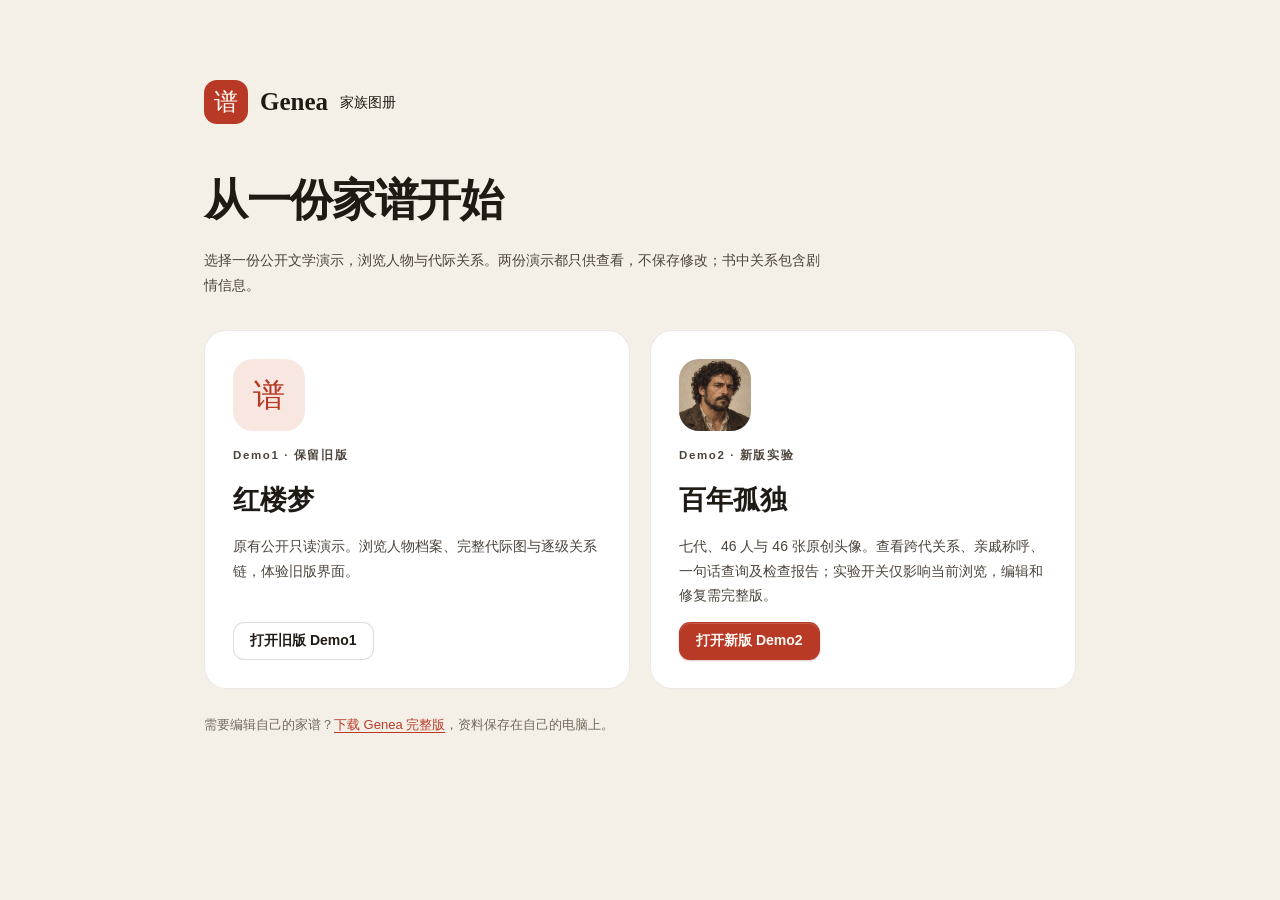
<file: docs/demos/index.html>
<!doctype html>
<html lang="zh-CN">
  <head>
    <meta charset="utf-8" />
    <meta name="viewport" content="width=device-width, initial-scale=1" />
    <meta name="description" content="选择 Genea 公开文学演示：红楼梦旧版与百年孤独新版实验功能。两份演示均为只读。" />
    <meta name="theme-color" content="#f4f0e8" />
    <title>Genea · 选择演示</title>
    <link rel="stylesheet" href="../demo2/styles.css" />
    <style>
      body { overflow: auto; min-height: 100vh; }
      .demo-directory { width: min(920px, 100%); margin: 0 auto; padding: clamp(32px, 7vw, 80px) 24px; }
      .directory-brand { display: flex; align-items: center; gap: 12px; color: var(--ink); margin-bottom: 44px; }
      .directory-seal { display: grid; place-items: center; width: 44px; height: 44px; border-radius: 13px; background: var(--accent); color: var(--on-accent, #fffaf5); font-family: var(--font-serif); font-size: 24px; }
      .directory-brand strong { font-family: var(--font-serif); font-size: 25px; font-weight: 600; }
      .directory-brand span + span { color: var(--ink-2); }
      .directory-heading h1 { font-family: var(--font-serif); font-size: clamp(30px, 4vw, 44px); font-weight: 600; letter-spacing: -.03em; margin: 0 0 14px; }
      .directory-heading p { color: var(--ink-2); line-height: 1.8; max-width: 620px; margin: 0; }
      .directory-cards { display: grid; grid-template-columns: repeat(2, minmax(0, 1fr)); gap: 20px; margin: 32px 0 24px; }
      .directory-card { display: flex; flex-direction: column; align-items: flex-start; gap: 14px; padding: 28px; border: 1px solid var(--line); border-radius: 22px; background: var(--surface); }
      .directory-card .directory-monogram { display: grid; place-items: center; width: 72px; height: 72px; border-radius: 20px; background: var(--accent-soft); color: var(--accent); font-family: var(--font-serif); font-size: 32px; }
      .directory-card img { width: 72px; height: 72px; border-radius: 20px; object-fit: cover; }
      .directory-card .eyebrow { margin: 0; }
      .directory-card h2 { margin: 0; font-family: var(--font-serif); font-size: 27px; font-weight: 600; }
      .directory-card p { margin: 0; color: var(--ink-2); line-height: 1.75; }
      .directory-card a { margin-top: auto; text-decoration: none; }
      .directory-note { color: var(--ink-3); font-size: 13px; line-height: 1.8; }
      .directory-note a { color: var(--accent); text-underline-offset: 3px; }
      @media (max-width: 640px) { .directory-cards { grid-template-columns: 1fr; } .directory-card { padding: 24px; } .directory-brand { margin-bottom: 30px; } }
    </style>
  </head>
  <body data-theme="latte">
    <main class="demo-directory">
      <div class="directory-brand"><span class="directory-seal" aria-hidden="true">谱</span><strong>Genea</strong><span>家族图册</span></div>
      <header class="directory-heading">
        <h1>从一份家谱开始</h1>
        <p>选择一份公开文学演示，浏览人物与代际关系。两份演示都只供查看，不保存修改；书中关系包含剧情信息。</p>
      </header>
      <div class="directory-cards">
        <section class="directory-card" aria-labelledby="demo1-title">
          <span class="directory-monogram" aria-hidden="true">谱</span>
          <p class="eyebrow">Demo1 · 保留旧版</p>
          <h2 id="demo1-title">红楼梦</h2>
          <p>原有公开只读演示。浏览人物档案、完整代际图与逐级关系链，体验旧版界面。</p>
          <a class="button" href="https://pifuyuini.github.io/genea/">打开旧版 Demo1</a>
        </section>
        <section class="directory-card" aria-labelledby="demo2-title">
          <img src="../demo2/photos/person_founder.jpg" alt="" />
          <p class="eyebrow">Demo2 · 新版实验</p>
          <h2 id="demo2-title">百年孤独</h2>
          <p>七代、46 人与 46 张原创头像。查看跨代关系、亲戚称呼、一句话查询及检查报告；实验开关仅影响当前浏览，编辑和修复需完整版。</p>
          <a class="primary-button" href="../demo2/">打开新版 Demo2</a>
        </section>
      </div>
      <p class="directory-note">需要编辑自己的家谱？<a href="https://github.com/pifuyuini/genea/releases/tag/v0.2.0-preview.1">下载 Genea 完整版</a>，资料保存在自己的电脑上。</p>
    </main>
    <script>
      const saved = localStorage.getItem("genea-appearance");
      document.body.dataset.theme = saved || (matchMedia("(prefers-color-scheme: dark)").matches ? "mocha" : "latte");
    </script>
  </body>
</html>
</file>
<file: docs/styles.css>
/* Genea · 家族图册 — "Heirloom Atlas" visual system.
   One stylesheet: tokens → base → controls → shell → canvas → overlays → responsive → preferences. */

/* ============================================================
   1. Tokens
   ============================================================ */
:root {
  --font-sans: -apple-system, BlinkMacSystemFont, "SF Pro Text", "Segoe UI", "PingFang SC", "Hiragino Sans GB",
    "Microsoft YaHei", "Noto Sans CJK SC", "Source Han Sans SC", sans-serif;
  --font-serif: "Iowan Old Style", "Palatino Linotype", Palatino, "Songti SC", "STSong", "Noto Serif CJK SC",
    "Source Han Serif SC", "SimSun", Georgia, serif;
  --ease-out: cubic-bezier(.22, .8, .24, 1);
  --ease-spring: cubic-bezier(.3, 1.35, .5, 1);
  --appbar-h: 60px;
  --inspector-w: 404px;
  --lane-header-w: 184px;
  --node-w: 152px;
  --node-h: 168px;
  --node-gap: 22px;
  --radius-sm: 8px;
  --radius-md: 12px;
  --radius-lg: 16px;
  --radius-xl: 22px;
}

body {
  --sidebar-w: 256px;
  color-scheme: light;
  /* surfaces */
  --canvas: #f4f0e8;
  --canvas-grid: rgb(118 96 62 / .2);
  --lane-tint: rgb(120 96 58 / .028);
  --chrome: #faf8f3;
  --surface: #ffffff;
  --surface-2: #f7f4ee;
  --surface-3: #efe9df;
  --glass: rgb(255 253 249 / .82);
  --scrim: rgb(34 26 16 / .34);
  /* ink */
  --ink: #1f1a14;
  --ink-2: #4c443a;
  --ink-3: #736a5c;
  --ink-4: #a79e8f;
  /* hairlines */
  --line: rgb(58 44 24 / .1);
  --line-2: rgb(58 44 24 / .16);
  --line-3: rgb(58 44 24 / .28);
  /* cinnabar accent */
  --accent: #b83a26;
  --accent-hover: #a2311f;
  --accent-ink: #a3321f;
  --accent-soft: #f8e7e0;
  --accent-ring: rgb(184 58 38 / .26);
  --on-accent: #fffaf5;
  /* semantic */
  --success: #3a7a4c;
  --success-soft: #e2eee3;
  --warning: #a2640b;
  --warning-soft: #f7ecd4;
  --danger: #b3261e;
  --danger-soft: #f9e1dd;
  /* people */
  --male: #3c6c77;
  --male-soft: #e1eaea;
  --female: #a14f47;
  --female-soft: #f5e4df;
  --sel-a: #3462cc;
  --sel-a-soft: #e4ebfb;
  --sel-b: #b35b12;
  --sel-b-soft: #f8e9d8;
  /* relationship lines */
  --edge-father_son: #2f7a8a;
  --edge-father_daughter: #5864b6;
  --edge-mother_son: #5c8838;
  --edge-mother_daughter: #bf546e;
  --edge-special: #ad781c;
  --on-edge: #ffffff;
  --edge-fill-strength: 82%;
  --edge-ink-strength: 76%;
  /* cards */
  --card: #ffffff;
  --card-border: rgb(58 44 24 / .11);
  --card-border-hover: rgb(58 44 24 / .24);
  --card-shadow: 0 1px 1px rgb(52 36 12 / .04), 0 3px 10px rgb(52 36 12 / .05);
  --card-shadow-hover: 0 2px 4px rgb(52 36 12 / .06), 0 12px 28px rgb(52 36 12 / .1);
  /* elevation */
  --shadow-xs: 0 1px 2px rgb(40 28 10 / .06);
  --shadow-sm: 0 1px 2px rgb(40 28 10 / .05), 0 3px 10px rgb(40 28 10 / .06);
  --shadow-md: 0 2px 6px rgb(40 28 10 / .06), 0 12px 32px rgb(40 28 10 / .1);
  --shadow-lg: 0 4px 12px rgb(40 28 10 / .08), 0 28px 64px rgb(40 28 10 / .16);
  --tooltip-bg: #241d15;
  --tooltip-fg: #f7f1e6;
  --select-chevron: url("data:image/svg+xml,%3Csvg xmlns='http://www.w3.org/2000/svg' viewBox='0 0 24 24' fill='none' stroke='%23736a5c' stroke-width='2' stroke-linecap='round' stroke-linejoin='round'%3E%3Cpath d='m6.5 9.5 5.5 5.5 5.5-5.5'/%3E%3C/svg%3E");
}

body[data-theme="mocha"] {
  color-scheme: dark;
  --canvas: #15130f;
  --canvas-grid: rgb(236 220 190 / .085);
  --lane-tint: rgb(236 220 190 / .018);
  --chrome: #1b1814;
  --surface: #221f1a;
  --surface-2: #29251f;
  --surface-3: #332e27;
  --glass: rgb(36 32 27 / .8);
  --scrim: rgb(0 0 0 / .52);
  --ink: #f1eadc;
  --ink-2: #cbc1ae;
  --ink-3: #978d7b;
  --ink-4: #6a6254;
  --line: rgb(240 224 196 / .09);
  --line-2: rgb(240 224 196 / .15);
  --line-3: rgb(240 224 196 / .26);
  --accent: #e2694e;
  --accent-hover: #ec7c62;
  --accent-ink: #f08b71;
  --accent-soft: rgb(226 105 78 / .15);
  --accent-ring: rgb(226 105 78 / .34);
  --on-accent: #1d0f0a;
  --success: #86bf92;
  --success-soft: rgb(134 191 146 / .14);
  --warning: #e2ab55;
  --warning-soft: rgb(226 171 85 / .14);
  --danger: #f27d6f;
  --danger-soft: rgb(242 125 111 / .15);
  --male: #91bcc5;
  --male-soft: rgb(145 188 197 / .14);
  --female: #e3a197;
  --female-soft: rgb(227 161 151 / .14);
  --sel-a: #86a3f2;
  --sel-a-soft: rgb(134 163 242 / .16);
  --sel-b: #eba55e;
  --sel-b-soft: rgb(235 165 94 / .16);
  --edge-father_son: #62b3c2;
  --edge-father_daughter: #939ce6;
  --edge-mother_son: #96c26d;
  --edge-mother_daughter: #e78da3;
  --edge-special: #ddb05a;
  --on-edge: #15130f;
  --edge-fill-strength: 100%;
  --edge-ink-strength: 100%;
  --card: #221f1a;
  --card-border: rgb(240 224 196 / .1);
  --card-border-hover: rgb(240 224 196 / .22);
  --card-shadow: 0 1px 1px rgb(0 0 0 / .3), 0 4px 12px rgb(0 0 0 / .22);
  --card-shadow-hover: 0 2px 4px rgb(0 0 0 / .32), 0 14px 32px rgb(0 0 0 / .36);
  --shadow-xs: 0 1px 2px rgb(0 0 0 / .3);
  --shadow-sm: 0 1px 2px rgb(0 0 0 / .28), 0 4px 12px rgb(0 0 0 / .22);
  --shadow-md: 0 2px 6px rgb(0 0 0 / .3), 0 14px 36px rgb(0 0 0 / .34);
  --shadow-lg: 0 6px 16px rgb(0 0 0 / .36), 0 30px 72px rgb(0 0 0 / .5);
  --tooltip-bg: #f1eadc;
  --tooltip-fg: #1b1814;
  --select-chevron: url("data:image/svg+xml,%3Csvg xmlns='http://www.w3.org/2000/svg' viewBox='0 0 24 24' fill='none' stroke='%23978d7b' stroke-width='2' stroke-linecap='round' stroke-linejoin='round'%3E%3Cpath d='m6.5 9.5 5.5 5.5 5.5-5.5'/%3E%3C/svg%3E");
}

[data-kind="father_son"] { --edge: var(--edge-father_son); }
[data-kind="father_daughter"] { --edge: var(--edge-father_daughter); }
[data-kind="mother_son"] { --edge: var(--edge-mother_son); }
[data-kind="mother_daughter"] { --edge: var(--edge-mother_daughter); }
[data-kind="special"] { --edge: var(--edge-special); }
[data-kind="multiple"] { --edge: var(--ink-3); }

/* ============================================================
   2. Base
   ============================================================ */
*, *::before, *::after { box-sizing: border-box; }
[hidden] { display: none !important; }
html { -webkit-text-size-adjust: 100%; text-size-adjust: 100%; }
html, body { height: 100%; }
body {
  margin: 0;
  overflow: hidden;
  background: var(--canvas);
  color: var(--ink);
  font-family: var(--font-sans);
  font-size: 14px;
  line-height: 1.5;
  -webkit-font-smoothing: antialiased;
  -moz-osx-font-smoothing: grayscale;
  text-rendering: optimizeLegibility;
}
h1, h2, h3, p, dl, dd, ol, ul, figure { margin: 0; }
ol, ul { padding: 0; list-style: none; }
button, input, select, textarea { font: inherit; color: inherit; letter-spacing: inherit; }
button { cursor: pointer; }
button:disabled, [aria-disabled="true"] { cursor: not-allowed; }
img { display: block; }
::selection { background: var(--accent-soft); color: var(--ink); }
:focus-visible { outline: 2px solid var(--accent); outline-offset: 2px; }
:focus:not(:focus-visible) { outline: none; }
* { scrollbar-width: thin; scrollbar-color: var(--line-3) transparent; }
.visually-hidden {
  position: absolute !important;
  width: 1px; height: 1px; margin: -1px; padding: 0;
  overflow: hidden; clip: rect(0 0 0 0); clip-path: inset(50%);
  white-space: nowrap; border: 0;
}
.eyebrow {
  color: var(--ink-3);
  font-size: 11.5px;
  font-weight: 600;
  letter-spacing: .14em;
  line-height: 1.4;
}
kbd {
  display: inline-grid;
  place-items: center;
  min-width: 20px;
  height: 20px;
  padding: 0 5px;
  border: 1px solid var(--line-2);
  border-bottom-width: 2px;
  border-radius: 6px;
  background: var(--surface);
  color: var(--ink-2);
  font: 600 11px/1 var(--font-sans);
}

/* ============================================================
   3. Icons
   ============================================================ */
.icon-sprite { position: absolute; width: 0; height: 0; overflow: hidden; }
.icon {
  display: inline-block;
  flex: none;
  width: var(--icon-size, 18px);
  height: var(--icon-size, 18px);
  vertical-align: middle;
}
svg.icon, .icon > svg {
  fill: none;
  stroke: currentColor;
  stroke-width: var(--icon-stroke, 1.75);
  stroke-linecap: round;
  stroke-linejoin: round;
  overflow: visible;
}
.icon > svg { display: block; width: 100%; height: 100%; }

/* ============================================================
   4. Controls
   ============================================================ */
.button, .primary-button, .danger-text-button {
  display: inline-flex;
  align-items: center;
  justify-content: center;
  gap: 8px;
  min-height: 38px;
  padding: 0 16px;
  border: 1px solid var(--line-2);
  border-radius: 11px;
  background: var(--surface);
  color: var(--ink);
  font-size: 14px;
  font-weight: 600;
  white-space: nowrap;
  transition: background-color .15s, border-color .15s, box-shadow .15s, color .15s, transform .1s;
}
.button:hover:not(:disabled) { background: var(--surface-2); border-color: var(--line-3); }
.button:active:not(:disabled), .primary-button:active:not(:disabled) { transform: translateY(.5px); }
.primary-button {
  --icon-size: 17px;
  border-color: transparent;
  background: var(--accent);
  color: var(--on-accent);
  box-shadow: inset 0 1px 0 rgb(255 255 255 / .16), 0 1px 2px rgb(90 20 8 / .22);
}
.primary-button:hover:not(:disabled) { background: var(--accent-hover); }
.primary-button:disabled { background: var(--surface-3); color: var(--ink-4); box-shadow: none; }
.primary-button.is-large { min-height: 46px; padding: 0 22px; border-radius: 13px; font-size: 15px; }
.icon-button {
  display: inline-grid;
  place-items: center;
  flex: none;
  width: 36px;
  height: 36px;
  padding: 0;
  border: 0;
  border-radius: 10px;
  background: transparent;
  color: var(--ink-2);
  transition: background-color .15s, color .15s;
}
.icon-button:hover:not(:disabled) { background: var(--surface-3); color: var(--ink); }
.icon-button[aria-expanded="true"] { background: var(--surface-3); color: var(--ink); }
.danger-button { color: var(--ink-3); }
.danger-button:hover:not(:disabled) { background: var(--danger-soft); color: var(--danger); }
.text-button {
  --icon-size: 16px;
  display: inline-flex;
  align-items: center;
  gap: 6px;
  min-height: 30px;
  padding: 0 8px;
  border: 0;
  border-radius: 8px;
  background: transparent;
  color: var(--accent-ink);
  font-size: 13px;
  font-weight: 600;
  cursor: pointer;
}
.text-button:hover { background: var(--accent-soft); }
.text-button.is-quiet { color: var(--ink-3); }
.text-button.is-quiet:hover { background: var(--surface-3); color: var(--ink); }
.danger-text-button {
  --icon-size: 16px;
  padding: 0 12px;
  border-color: transparent;
  background: transparent;
  color: var(--danger);
}
.danger-text-button:hover:not(:disabled) { background: var(--danger-soft); }

/* fields */
.field { display: grid; gap: 7px; min-width: 0; margin: 0; padding: 0; border: 0; }
.field-label {
  display: flex;
  align-items: baseline;
  gap: 6px;
  padding: 0;
  color: var(--ink-2);
  font-size: 12.5px;
  font-weight: 650;
}
.optional { color: var(--ink-3); font-weight: 450; }
.field-hint { color: var(--ink-3); font-size: 12px; line-height: 1.5; }
.field-pair { display: grid; grid-template-columns: minmax(0, 1fr) minmax(0, 1fr); gap: 12px; }
:where(input:not([type="radio"], [type="checkbox"], [type="file"]), select, textarea) {
  width: 100%;
  min-height: 40px;
  padding: 8px 12px;
  border: 1px solid var(--line-2);
  border-radius: 11px;
  background: var(--surface);
  color: var(--ink);
  font-size: 14.5px;
  transition: border-color .15s, box-shadow .15s, background-color .15s;
}
:where(input, textarea)::placeholder { color: var(--ink-4); }
:where(input:not([type="radio"]), select, textarea):hover { border-color: var(--line-3); }
:where(input:not([type="radio"]), select, textarea):focus {
  outline: none;
  border-color: var(--accent);
  box-shadow: 0 0 0 3px var(--accent-ring);
}
:where(select) {
  appearance: none;
  padding-right: 36px;
  background-image: var(--select-chevron);
  background-position: right 11px center;
  background-repeat: no-repeat;
  background-size: 16px;
  cursor: pointer;
}
:where(textarea) { min-height: 96px; resize: vertical; line-height: 1.65; }
input[type="search"]::-webkit-search-cancel-button, input[type="search"]::-webkit-search-decoration { -webkit-appearance: none; appearance: none; }

.segmented {
  display: grid;
  grid-auto-columns: minmax(0, 1fr);
  grid-auto-flow: column;
  gap: 3px;
  padding: 3px;
  border-radius: 12px;
  background: var(--surface-3);
}
.segmented label { position: relative; display: grid; }
.segmented input { position: absolute; inset: 0; z-index: 1; width: 100%; height: 100%; margin: 0; opacity: 0; cursor: pointer; }
.segmented span {
  display: flex;
  align-items: center;
  justify-content: center;
  gap: 7px;
  min-height: 34px;
  padding: 0 12px;
  border-radius: 9px;
  color: var(--ink-2);
  font-size: 14px;
  font-weight: 600;
  transition: background-color .15s, color .15s, box-shadow .15s;
}
.segmented label:hover span { color: var(--ink); }
.segmented input:checked + span { background: var(--surface); color: var(--ink); box-shadow: var(--shadow-xs), 0 0 0 1px var(--line); }
.segmented input:focus-visible + span { outline: 2px solid var(--accent); outline-offset: 1px; }
.gender-choice span::before {
  content: "";
  width: 8px;
  height: 8px;
  border-radius: 50%;
  background: var(--ink-4);
  transition: background-color .15s;
}
.gender-choice input:checked + span[data-gender="male"]::before { background: var(--male); }
.gender-choice input:checked + span[data-gender="female"]::before { background: var(--female); }

/* tooltips (pointer devices only) */
@media (hover: hover) and (pointer: fine) {
  [data-tooltip] { position: relative; }
  [data-tooltip]::after {
    --tip-x: -50%;
    --tip-y: 4px;
    content: attr(data-tooltip);
    position: absolute;
    z-index: 200;
    bottom: calc(100% + 8px);
    left: 50%;
    padding: 5px 9px;
    border-radius: 8px;
    background: var(--tooltip-bg);
    color: var(--tooltip-fg);
    box-shadow: var(--shadow-md);
    font: 500 12px/1.4 var(--font-sans);
    letter-spacing: .01em;
    white-space: nowrap;
    opacity: 0;
    pointer-events: none;
    translate: var(--tip-x) var(--tip-y);
    transition: opacity .12s ease, translate .12s ease;
  }
  [data-tooltip-side="bottom"]::after { --tip-y: -4px; top: calc(100% + 8px); bottom: auto; }
  [data-tooltip-align="start"]::after { --tip-x: 0%; left: 0; }
  [data-tooltip-align="end"]::after { --tip-x: 0%; left: auto; right: 0; }
  [data-tooltip]:hover::after, [data-tooltip]:focus-visible::after { --tip-y: 0px; opacity: 1; transition-delay: .45s; }
  [data-tooltip]:active::after { opacity: 0; transition-delay: 0s; }
}

/* ============================================================
   5. Shell
   ============================================================ */
.app-shell {
  display: grid;
  grid-template-columns: var(--sidebar-w) minmax(0, 1fr);
  grid-template-rows: var(--appbar-h) minmax(0, 1fr);
  grid-template-areas: "sidebar header" "sidebar board";
  width: 100vw;
  height: 100dvh;
  overflow: hidden;
  transition: grid-template-columns .3s var(--ease-out);
}
body.sidebar-collapsed { --sidebar-w: 0px; }

/* sidebar */
.workspace-sidebar {
  grid-area: sidebar;
  position: relative;
  z-index: 60;
  min-width: 0;
  overflow: hidden;
  border-right: 1px solid var(--line);
  background: var(--chrome);
}
body.sidebar-collapsed .workspace-sidebar { border-right-color: transparent; }
.sidebar-inner {
  display: flex;
  flex-direction: column;
  gap: 22px;
  width: 256px;
  height: 100%;
  padding: 18px 16px 16px;
  overflow-y: auto;
  transition: opacity .2s ease, translate .3s var(--ease-out);
}
body.sidebar-collapsed .sidebar-inner { opacity: 0; translate: -24px 0; visibility: hidden; }

.brand { display: flex; align-items: center; gap: 12px; padding: 4px 6px 0; }
.brand-seal {
  display: grid;
  place-items: center;
  flex: none;
  width: 38px;
  height: 38px;
  border-radius: 10px;
  background: var(--accent);
  color: var(--on-accent);
  box-shadow: inset 0 0 0 1.5px rgb(255 255 255 / .22), inset 0 -2px 0 rgb(0 0 0 / .12), 0 2px 6px rgb(120 30 12 / .22);
  font: 700 21px/1 var(--font-serif);
}
.brand-text h1 { font: 600 22px/1.05 var(--font-serif); letter-spacing: -.01em; }
.brand-text p { margin-top: 3px; color: var(--ink-3); font-size: 11.5px; letter-spacing: .32em; }

.overview-card {
  display: grid;
  grid-template-columns: auto minmax(0, 1fr) auto;
  align-items: center;
  gap: 12px;
  width: 100%;
  padding: 11px 12px;
  border: 1px solid var(--line);
  border-radius: 14px;
  background: var(--surface);
  box-shadow: var(--shadow-xs);
  text-align: left;
  transition: border-color .15s, box-shadow .15s;
}
.overview-card:hover { border-color: var(--line-3); box-shadow: var(--shadow-sm); }
.overview-card[aria-current="true"] { border-color: color-mix(in srgb, var(--accent) 32%, var(--line)); }
.overview-icon {
  display: grid;
  place-items: center;
  width: 36px;
  height: 36px;
  border-radius: 10px;
  background: var(--accent-soft);
  color: var(--accent-ink);
}
.overview-copy { display: grid; min-width: 0; }
.overview-copy strong { font-size: 14px; font-weight: 650; }
.overview-copy small { color: var(--ink-3); font-size: 12px; }
.overview-arrow { --icon-size: 16px; color: var(--ink-3); transition: translate .2s var(--ease-out), color .15s; }
.overview-card:hover .overview-arrow { color: var(--accent-ink); translate: 2px -2px; }

.workspace-stats {
  display: grid;
  grid-template-columns: repeat(3, minmax(0, 1fr));
  padding: 2px 0;
}
.workspace-stat { display: flex; flex-direction: column-reverse; align-items: center; gap: 2px; }
.workspace-stat + .workspace-stat { border-left: 1px solid var(--line); }
.workspace-stat dd { font: 600 25px/1.1 var(--font-serif); font-variant-numeric: lining-nums tabular-nums; }
.workspace-stat dt { color: var(--ink-3); font-size: 12px; letter-spacing: .08em; }

.sidebar-section { display: grid; gap: 8px; }
.sidebar-heading {
  display: flex;
  align-items: center;
  gap: 10px;
  padding: 0 6px;
  color: var(--ink-3);
  font-size: 11.5px;
  font-weight: 650;
  letter-spacing: .14em;
}
.sidebar-heading::after { content: ""; flex: 1; height: 1px; background: var(--line); }
.generation-navigation { display: grid; gap: 2px; }
.generation-nav-item {
  position: relative;
  display: grid;
  grid-template-columns: 26px minmax(0, 1fr) auto;
  align-items: center;
  gap: 8px;
  min-height: 40px;
  padding: 0 10px;
  border: 1px solid transparent;
  border-radius: 11px;
  background: transparent;
  text-align: left;
  transition: background-color .15s, border-color .15s;
}
.generation-nav-item:hover { background: var(--surface-3); }
.generation-nav-item[aria-current="true"] { border-color: var(--line); background: var(--surface); box-shadow: var(--shadow-xs); }
.generation-nav-item[aria-current="true"]::before {
  content: "";
  position: absolute;
  top: 10px;
  bottom: 10px;
  left: -1px;
  width: 3px;
  border-radius: 0 3px 3px 0;
  background: var(--accent);
}
.generation-nav-index { color: var(--ink-4); font: 500 14px/1 var(--font-serif); }
.generation-nav-item[aria-current="true"] .generation-nav-index { color: var(--accent-ink); }
.generation-nav-name { overflow: hidden; font-size: 14px; font-weight: 550; text-overflow: ellipsis; white-space: nowrap; }
.generation-nav-count {
  min-width: 24px;
  padding: 1px 7px;
  border-radius: 999px;
  background: var(--surface-3);
  color: var(--ink-3);
  font-size: 12px;
  font-variant-numeric: tabular-nums;
  text-align: center;
}
.generation-nav-item[aria-current="true"] .generation-nav-count { background: var(--accent-soft); color: var(--accent-ink); }

.canvas-legend { display: grid; grid-template-columns: repeat(2, minmax(0, 1fr)); gap: 6px 12px; padding: 2px 6px; }
.canvas-legend li { display: flex; align-items: center; gap: 9px; color: var(--ink-2); font-size: 12.5px; }
.canvas-legend li::before {
  content: "";
  flex: none;
  width: 20px;
  height: 0;
  border-top: 2px solid var(--edge);
  border-radius: 2px;
}
.canvas-legend li[data-kind="special"]::before { border-top-style: dashed; }
.sidebar-footer {
  --icon-size: 16px;
  display: flex;
  align-items: center;
  gap: 8px;
  margin-top: auto;
  padding: 12px 6px 2px;
  border-top: 1px solid var(--line);
  color: var(--ink-3);
  font-size: 12px;
}

/* app bar */
.app-bar {
  grid-area: header;
  position: relative;
  z-index: 85;
  display: flex;
  align-items: center;
  gap: 14px;
  min-width: 0;
  padding: 0 14px 0 12px;
  border-bottom: 1px solid var(--line);
  background: var(--chrome);
}
.workspace-heading { display: flex; flex: none; align-items: center; gap: 10px; }
.workspace-title { display: flex; align-items: center; gap: 12px; min-width: 0; }
.workspace-title h2 { font: 600 18px/1.2 var(--font-serif); white-space: nowrap; }
.save-state {
  display: inline-flex;
  align-items: center;
  gap: 7px;
  height: 26px;
  padding: 0 10px 0 9px;
  border-radius: 999px;
  background: var(--surface-3);
  color: var(--ink-3);
  font-size: 12px;
  font-weight: 550;
  white-space: nowrap;
}
.save-state::before {
  content: "";
  width: 7px;
  height: 7px;
  border-radius: 50%;
  background: currentColor;
}
.save-state[data-state="saved"] { background: transparent; color: var(--ink-3); }
.save-state[data-state="saved"]::before { background: var(--success); }
.save-state[data-state="saving"] { background: var(--accent-soft); color: var(--accent-ink); }
.save-state[data-state="saving"]::before { animation: pulse-dot 1s ease-in-out infinite; }
.save-state[data-state="draft"] { background: var(--warning-soft); color: var(--warning); }
.save-state[data-state="error"] { background: var(--danger-soft); color: var(--danger); }

.person-search { position: relative; flex: 1 1 360px; min-width: 150px; max-width: 440px; margin: 0 auto; }
.search-icon { --icon-size: 17px; position: absolute; top: 50%; left: 13px; color: var(--ink-3); translate: 0 -50%; pointer-events: none; }
.person-search input[type="search"] {
  height: 40px;
  padding: 0 72px 0 39px;
  border-color: var(--line);
  border-radius: 12px;
  background: var(--surface-2);
}
.person-search input[type="search"]:focus { background: var(--surface); }
.search-shortcut { position: absolute; top: 50%; right: 11px; translate: 0 -50%; pointer-events: none; }
.search-clear {
  --icon-size: 15px;
  position: absolute;
  top: 50%;
  right: 42px;
  display: none;
  place-items: center;
  width: 26px;
  height: 26px;
  padding: 0;
  border: 0;
  border-radius: 8px;
  background: transparent;
  color: var(--ink-3);
  translate: 0 -50%;
}
.search-clear:hover { background: var(--surface-3); color: var(--ink); }
.person-search:has(input:not(:placeholder-shown)) .search-clear { display: grid; }
.search-results {
  position: absolute;
  top: calc(100% + 8px);
  right: 0;
  left: 0;
  z-index: 70;
  display: grid;
  gap: 2px;
  max-height: min(62vh, 520px);
  padding: 6px;
  overflow: auto;
  border: 1px solid var(--line);
  border-radius: 16px;
  background: var(--surface);
  box-shadow: var(--shadow-lg);
  animation: pop-in .16s var(--ease-out);
}
.search-result {
  display: grid;
  grid-template-columns: 38px minmax(0, 1fr) auto;
  align-items: center;
  gap: 11px;
  padding: 7px 10px 7px 7px;
  border: 0;
  border-radius: 11px;
  background: transparent;
  text-align: left;
}
.search-result .icon { --icon-size: 16px; color: var(--ink-4); opacity: 0; transition: opacity .12s; }
.search-result:hover, .search-result[aria-selected="true"] { background: var(--surface-2); }
.search-result[aria-selected="true"] { box-shadow: inset 0 0 0 1px var(--line); }
.search-result:hover .icon, .search-result[aria-selected="true"] .icon { opacity: 1; }
.search-result-copy { display: grid; min-width: 0; }
.search-result-copy strong { overflow: hidden; font-size: 14px; font-weight: 600; text-overflow: ellipsis; white-space: nowrap; }
.search-result-copy mark { border-radius: 3px; background: var(--accent-soft); color: var(--accent-ink); }
.search-result-copy small { color: var(--ink-3); font-size: 12px; }
.search-empty {
  --icon-size: 20px;
  display: grid;
  justify-items: center;
  gap: 4px;
  padding: 18px 12px;
  color: var(--ink-3);
  text-align: center;
}
.search-empty strong { color: var(--ink); font-size: 14px; font-weight: 600; }
.search-empty small { font-size: 12px; }
.search-footer {
  margin-top: 4px;
  padding: 8px 10px 4px;
  border-top: 1px solid var(--line);
  color: var(--ink-3);
  font-size: 11.5px;
  letter-spacing: .04em;
}

.mode-switcher {
  display: flex;
  flex: none;
  gap: 2px;
  padding: 3px;
  border-radius: 12px;
  background: var(--surface-3);
}
.mode-switcher:has(#link-mode[hidden]) { display: none; }
.mode-switcher button {
  --icon-size: 17px;
  display: inline-flex;
  align-items: center;
  gap: 7px;
  height: 32px;
  padding: 0 12px;
  border: 0;
  border-radius: 9px;
  background: transparent;
  color: var(--ink-2);
  font-size: 13.5px;
  font-weight: 600;
  transition: background-color .15s, color .15s, box-shadow .15s;
}
.mode-switcher button:hover { color: var(--ink); }
.mode-switcher button[aria-pressed="true"] { background: var(--surface); color: var(--ink); box-shadow: var(--shadow-xs), 0 0 0 1px var(--line); }
.mode-switcher button[aria-pressed="true"] .icon { color: var(--accent-ink); }

.header-actions { display: flex; flex: none; align-items: center; gap: 6px; }
.generation-menu-wrap, .help-menu-wrap { position: relative; }
.action-popover, .help-popover {
  position: absolute;
  top: calc(100% + 10px);
  right: 0;
  z-index: 70;
  border: 1px solid var(--line);
  border-radius: 16px;
  background: var(--surface);
  box-shadow: var(--shadow-lg);
  animation: pop-in .16s var(--ease-out);
  transform-origin: top right;
}
.action-popover { display: grid; gap: 2px; width: 300px; padding: 6px; }
.action-popover button {
  display: grid;
  grid-template-columns: 34px minmax(0, 1fr);
  align-items: center;
  gap: 11px;
  padding: 9px 10px 9px 8px;
  border: 0;
  border-radius: 11px;
  background: transparent;
  text-align: left;
}
.action-popover button:hover, .action-popover button:focus-visible { outline: none; background: var(--surface-2); }
.menu-icon { display: grid; place-items: center; width: 34px; height: 34px; border-radius: 10px; background: var(--surface-3); color: var(--ink-2); }
.menu-copy { display: grid; }
.menu-copy strong { font-size: 14px; font-weight: 650; }
.menu-copy small { color: var(--ink-3); font-size: 12px; }
.help-popover {
  display: grid;
  gap: 16px;
  width: min(680px, calc(100vw - 32px));
  max-height: calc(100dvh - var(--appbar-h) - 24px);
  padding: 20px 22px;
  overflow: auto;
}
.help-header h2 { margin-top: 3px; font: 600 20px/1.3 var(--font-serif); }
.help-grid { display: grid; grid-template-columns: repeat(3, minmax(0, 1fr)); gap: 18px; }
.help-grid h3 { margin-bottom: 8px; color: var(--ink-2); font-size: 12.5px; font-weight: 650; letter-spacing: .06em; }
.help-grid dl { display: grid; gap: 8px; }
.help-grid dl div { display: grid; gap: 3px; padding-bottom: 8px; border-bottom: 1px dashed var(--line); }
.help-grid dl div:last-child { padding-bottom: 0; border-bottom: 0; }
.help-grid dt { color: var(--ink-3); font-size: 12px; }
.help-grid dd { display: flex; flex-wrap: wrap; align-items: center; gap: 4px; font-size: 13px; font-weight: 550; }
.help-note {
  --icon-size: 17px;
  display: flex;
  align-items: center;
  gap: 9px;
  padding: 10px 12px;
  border-radius: 12px;
  background: var(--accent-soft);
  color: var(--accent-ink);
  font-size: 13px;
  font-weight: 550;
}
.theme-toggle .theme-icon-light { display: none; }
body[data-theme="mocha"] .theme-toggle .theme-icon-dark { display: none; }
body[data-theme="mocha"] .theme-toggle .theme-icon-light { display: inline-block; }

/* ============================================================
   6. Canvas
   ============================================================ */
.board-shell { grid-area: board; position: relative; min-width: 0; min-height: 0; overflow: hidden; }
.generation-board {
  position: relative;
  isolation: isolate;
  width: 100%;
  height: 100%;
  overflow: clip;
  background: var(--canvas);
  cursor: grab;
  touch-action: none;
  user-select: none;
  -webkit-user-select: none;
}
.generation-board.is-panning { cursor: grabbing; }
.generation-board.is-space-panning, .generation-board.is-space-panning * { cursor: grab !important; }
.generation-board.is-space-panning.is-panning, .generation-board.is-space-panning.is-panning * { cursor: grabbing !important; }
.canvas-grid {
  position: absolute;
  inset: -64px;
  z-index: 0;
  background-image: radial-gradient(circle, var(--canvas-grid) 1px, transparent 1.4px);
  background-size: 24px 24px;
  pointer-events: none;
  will-change: transform;
}
.canvas-stage {
  position: relative;
  z-index: 1;
  width: max-content;
  height: max-content;
  min-width: 100%;
  min-height: 100%;
  transform-origin: 0 0;
  will-change: transform;
}
#generation-lanes {
  position: relative;
  display: grid;
  align-content: start;
  min-width: max-content;
  padding: 28px 40px 32px 8px;
}

/* generation lanes */
.generation-lane {
  position: relative;
  display: grid;
  grid-template-columns: var(--lane-header-w) minmax(max-content, 1fr);
  border-top: 1px solid var(--line);
  border-radius: 2px;
  transition: background-color .2s;
}
.generation-lane:first-child { border-top-color: transparent; }
.generation-lane:nth-child(even) { background: var(--lane-tint); }
.generation-lane.is-focused { background: linear-gradient(90deg, color-mix(in srgb, var(--accent) 7%, transparent), transparent 55%); }
.generation-lane.is-drop-target {
  background: color-mix(in srgb, var(--accent) 7%, transparent);
  box-shadow: inset 0 0 0 2px var(--accent-ring);
  border-radius: 18px;
}
.lane-header {
  position: relative;
  z-index: 3;
  display: grid;
  align-content: center;
  justify-items: start;
  gap: 2px;
  margin: 18px 0 18px 18px;
  padding: 4px 8px 4px 16px;
  border-left: 2px solid var(--line-2);
  transition: border-color .2s;
}
.generation-lane.is-focused .lane-header, .generation-lane.is-drop-target .lane-header { border-left-color: var(--accent); }
.lane-ordinal {
  margin-bottom: 2px;
  color: var(--ink-4);
  font: 400 32px/1 var(--font-serif);
  letter-spacing: -.02em;
}
.generation-lane.is-focused .lane-ordinal { color: var(--accent-ink); }
.lane-name {
  --icon-size: 15px;
  display: inline-flex;
  align-items: center;
  gap: 6px;
  max-width: calc(var(--lane-header-w) - 40px);
  margin-left: -7px;
  padding: 2px 7px;
  border: 0;
  border-radius: 8px;
  background: transparent;
  color: var(--ink);
  font: 650 21px/1.3 var(--font-serif);
  text-align: left;
}
.lane-name span { overflow: hidden; text-overflow: ellipsis; white-space: nowrap; }
.lane-name .icon { color: var(--ink-3); opacity: 0; transition: opacity .15s; }
.lane-name:hover { background: var(--surface-3); }
.lane-name:hover .icon, .lane-name:focus-visible .icon { opacity: 1; }
.lane-count { color: var(--ink-3); font-size: 12.5px; font-variant-numeric: tabular-nums; }
.lane-actions { display: flex; align-items: center; gap: 4px; margin-top: 10px; }
.lane-add, .lane-remove {
  --icon-size: 15px;
  display: inline-flex;
  align-items: center;
  gap: 6px;
  height: 30px;
  padding: 0 11px 0 9px;
  border: 1px solid var(--line-2);
  border-radius: 999px;
  background: var(--surface);
  color: var(--ink-2);
  font-size: 12.5px;
  font-weight: 600;
  transition: background-color .15s, color .15s, border-color .15s;
}
.lane-add:hover { border-color: color-mix(in srgb, var(--accent) 45%, var(--line-2)); background: var(--accent-soft); color: var(--accent-ink); }
.lane-remove { width: 30px; padding: 0; justify-content: center; color: var(--ink-3); }
.lane-remove:hover { border-color: color-mix(in srgb, var(--danger) 40%, var(--line-2)); background: var(--danger-soft); color: var(--danger); }
.lane-nodes {
  position: relative;
  display: flex;
  align-items: center;
  justify-content: center;
  gap: var(--node-gap);
  min-width: max-content;
  padding: 42px 56px 42px 28px;
}
.lane-empty {
  --icon-size: 22px;
  position: relative;
  z-index: 3;
  display: grid;
  place-content: center;
  justify-items: center;
  gap: 4px;
  width: var(--node-w);
  height: var(--node-h);
  border: 1.5px dashed var(--line-3);
  border-radius: 18px;
  background: transparent;
  color: var(--ink-2);
  font-size: 13.5px;
  font-weight: 600;
  transition: border-color .15s, background-color .15s, color .15s;
}
.lane-empty small { color: var(--ink-3); font-size: 11.5px; font-weight: 450; }
.lane-empty:hover { border-color: var(--accent); background: var(--accent-soft); color: var(--accent-ink); }
.reorder-placeholder {
  z-index: 6;
  border-radius: 3px;
  background: var(--accent);
  box-shadow: 0 0 0 4px var(--accent-ring);
  translate: -50% 0;
}

/* person cards */
.person-node {
  --avatar-bg: var(--surface-3);
  --avatar-fg: var(--ink-2);
  --avatar-ring: var(--line-2);
  position: relative;
  z-index: 3;
  display: flex;
  flex: none;
  flex-direction: column;
  align-items: center;
  width: var(--node-w);
  height: var(--node-h);
  padding: 22px 12px 14px;
  border: 1px solid var(--card-border);
  border-radius: 18px;
  background: var(--card);
  box-shadow: var(--card-shadow);
  color: var(--ink);
  cursor: pointer;
  outline: none;
  touch-action: none;
  user-select: none;
  -webkit-user-select: none;
  transition: box-shadow .2s var(--ease-out), border-color .2s, background-color .2s, opacity .22s;
}
.person-node[data-gender="male"] { --avatar-bg: var(--male-soft); --avatar-fg: var(--male); --avatar-ring: color-mix(in srgb, var(--male) 42%, transparent); }
.person-node[data-gender="female"] { --avatar-bg: var(--female-soft); --avatar-fg: var(--female); --avatar-ring: color-mix(in srgb, var(--female) 42%, transparent); }
.person-node:hover { border-color: var(--card-border-hover); box-shadow: var(--card-shadow-hover); }
.person-node:focus-visible { box-shadow: 0 0 0 2px var(--canvas), 0 0 0 4px var(--accent), var(--card-shadow-hover); }
.avatar {
  display: grid;
  place-items: center;
  flex: none;
  width: 66px;
  height: 66px;
  overflow: hidden;
  border-radius: 50%;
  background: var(--avatar-bg);
  color: var(--avatar-fg);
  box-shadow: 0 0 0 3px var(--card), 0 0 0 4.5px var(--avatar-ring);
  font: 600 27px/1 var(--font-serif);
}
.avatar img, .profile-avatar img, .relative-avatar img, .search-result-avatar img { width: 100%; height: 100%; object-fit: cover; }
.node-meta {
  display: flex;
  flex-wrap: wrap;
  align-items: baseline;
  justify-content: center;
  gap: 1px 6px;
  width: 100%;
  margin-top: 13px;
  text-align: center;
}
.person-name {
  flex: 1 0 100%;
  min-width: 0;
  overflow: hidden;
  font: 650 17.5px/1.3 var(--font-serif);
  letter-spacing: .03em;
  text-overflow: ellipsis;
  white-space: nowrap;
}
.person-gender, .node-relations { color: var(--ink-3); font-size: 13px; line-height: 1.6; }
.person-node[data-gender="male"] .person-gender { color: var(--male); }
.person-node[data-gender="female"] .person-gender { color: var(--female); }
.node-relations::before { content: "·"; margin-right: 6px; color: var(--ink-4); }
.person-status {
  position: absolute;
  top: -11px;
  left: 12px;
  padding: 1px 9px;
  border-radius: 999px;
  background: var(--sel-a);
  color: #fff;
  box-shadow: 0 0 0 2.5px var(--canvas);
  font-size: 11.5px;
  font-weight: 700;
  line-height: 18px;
  white-space: nowrap;
}
body[data-theme="mocha"] .person-status { color: #15130f; }
.person-node[data-selection="b"] .person-status { background: var(--sel-b); }
.node-open-icon {
  --icon-size: 16px;
  position: absolute;
  top: 10px;
  right: 10px;
  color: var(--ink-3);
  opacity: 0;
  transition: opacity .15s;
}
.person-node:hover .node-open-icon, .person-node:focus-visible .node-open-icon { opacity: 1; }
.person-node[data-focused="true"] { border-color: color-mix(in srgb, var(--accent) 50%, var(--card-border)); }
.person-node.is-inspected {
  border-color: var(--accent);
  box-shadow: 0 0 0 3px var(--accent-ring), var(--card-shadow-hover);
}
.person-node[data-selection="a"] { border-color: var(--sel-a); box-shadow: 0 0 0 3px color-mix(in srgb, var(--sel-a) 24%, transparent), var(--card-shadow); }
.person-node[data-selection="b"] { border-color: var(--sel-b); box-shadow: 0 0 0 3px color-mix(in srgb, var(--sel-b) 24%, transparent), var(--card-shadow); }
.person-node.is-relationship-endpoint { border-color: color-mix(in srgb, var(--edge, var(--ink-3)) 70%, transparent); }
.person-node.is-relationship-endpoint[data-relationship-kind] { --edge: var(--ink-3); }
.person-node.is-relationship-endpoint[data-relationship-kind="father_son"] { --edge: var(--edge-father_son); }
.person-node.is-relationship-endpoint[data-relationship-kind="father_daughter"] { --edge: var(--edge-father_daughter); }
.person-node.is-relationship-endpoint[data-relationship-kind="mother_son"] { --edge: var(--edge-mother_son); }
.person-node.is-relationship-endpoint[data-relationship-kind="mother_daughter"] { --edge: var(--edge-mother_daughter); }
.person-node.is-relationship-endpoint[data-relationship-kind="special"] { --edge: var(--edge-special); }
.canvas-stage:has(.relationship-layer.has-active-relationship) #generation-lanes:not(.is-linking)
  .person-node:not(.is-relationship-endpoint):not(.is-dragging):not([data-selection]) { opacity: .46; }
.person-node[data-relationship-role]::after {
  content: attr(data-relationship-role);
  position: absolute;
  left: 50%;
  z-index: 2;
  padding: 1px 10px;
  border-radius: 999px;
  background: color-mix(in srgb, var(--role-color, var(--accent)) var(--edge-fill-strength), #000);
  color: var(--on-edge);
  box-shadow: 0 0 0 2.5px var(--canvas), var(--shadow-sm);
  font-size: 12px;
  font-weight: 700;
  line-height: 20px;
  white-space: nowrap;
  pointer-events: none;
  translate: -50% 0;
  animation: role-in .2s var(--ease-spring);
}
.person-node[data-selection][data-relationship-role]::after { display: none; }
.person-node[data-role-edge="top"]::after { top: -12px; }
.person-node[data-role-edge="bottom"]::after { bottom: -12px; }
.person-node[data-role-kind="father_son"] { --role-color: var(--edge-father_son); }
.person-node[data-role-kind="father_daughter"] { --role-color: var(--edge-father_daughter); }
.person-node[data-role-kind="mother_son"] { --role-color: var(--edge-mother_son); }
.person-node[data-role-kind="mother_daughter"] { --role-color: var(--edge-mother_daughter); }
.person-node[data-role-kind="special"] { --role-color: var(--edge-special); }
.person-node.is-pressed { background: var(--surface-2); }
.person-node.is-dragging { z-index: 20; box-shadow: var(--shadow-lg); cursor: grabbing; }
.person-node.is-settling { z-index: 15; }
.person-node.is-drop-pending { opacity: .62; }
.person-node.is-link-source {
  border: 1.5px dashed var(--accent);
  box-shadow: 0 0 0 4px var(--accent-ring), var(--card-shadow);
  animation: link-pulse 1.8s ease-in-out infinite;
}
#generation-lanes.is-linking .person-node:not(.is-link-candidate):not(.is-link-source):not(.is-dragging) { opacity: .38; }
.person-node.is-link-candidate { border-color: color-mix(in srgb, var(--accent) 45%, var(--card-border)); }
.person-node.is-link-target { border-color: var(--accent); background: color-mix(in srgb, var(--accent) 7%, var(--card)); box-shadow: 0 0 0 4px var(--accent-ring), var(--card-shadow-hover); }
#generation-lanes.is-linking .person-node.is-link-target:not(.is-link-candidate) { border-color: var(--danger); box-shadow: 0 0 0 4px var(--danger-soft); opacity: .7; }

/* far zoom: fewer details, larger names, identical card boxes */
.canvas-stage.is-far .person-gender,
.canvas-stage.is-far .node-relations,
.canvas-stage.is-far .node-open-icon { display: none; }
.canvas-stage.is-far .person-name {
  display: -webkit-box;
  overflow: hidden;
  font-size: 28px;
  line-height: 1.18;
  white-space: normal;
  -webkit-box-orient: vertical;
  -webkit-line-clamp: 2;
}
.canvas-stage.is-far .lane-name { font-size: 30px; }
.canvas-stage.is-far .lane-ordinal { font-size: 44px; }

/* relationship lines */
.relationship-layer { position: absolute; inset: 0; z-index: 2; overflow: visible; pointer-events: none; }
.relationship-casing { fill: none; stroke: var(--canvas); stroke-width: 6; stroke-linecap: round; stroke-linejoin: round; transition: opacity .2s; }
.relationship-path {
  fill: none;
  stroke: var(--edge);
  stroke-width: 1.8;
  stroke-linecap: round;
  stroke-linejoin: round;
  transition: opacity .2s, stroke-width .2s;
}
.relationship-path[data-kind="special"] { stroke-dasharray: 5 5; }
.relationship-origin { fill: var(--edge); stroke: var(--canvas); stroke-width: 2; transition: opacity .2s; }
.relationship-marker { fill: var(--edge); }
.relationship-hit { fill: none; stroke: transparent; stroke-width: 14; pointer-events: stroke; cursor: pointer; }
.relationship-hit:focus-visible { outline: none; stroke: var(--accent-ring); }
.relationship-layer.has-active-relationship .relationship-path:not(.is-active),
.relationship-layer.has-active-relationship .relationship-origin:not(.is-active) { opacity: .13; }
.relationship-layer.has-active-relationship .relationship-casing:not(.is-active) { opacity: 0; }
.relationship-path.is-active { stroke-width: 2.7; }
.relationship-casing.is-active { stroke-width: 9; }
.link-preview {
  fill: none;
  stroke: var(--accent);
  stroke-width: 2.2;
  stroke-dasharray: 7 6;
  stroke-linecap: round;
  pointer-events: none;
  animation: dash-flow .7s linear infinite;
}
.link-preview.is-valid { stroke-dasharray: none; stroke-width: 2.6; }

/* ============================================================
   7. Floating canvas chrome
   ============================================================ */
.camera-controls, .canvas-navigator {
  position: absolute;
  z-index: 30;
  border: 1px solid var(--line);
  background: var(--glass);
  box-shadow: var(--shadow-md);
  -webkit-backdrop-filter: blur(16px) saturate(1.4);
  backdrop-filter: blur(16px) saturate(1.4);
}
.camera-controls {
  bottom: 16px;
  left: 16px;
  display: flex;
  align-items: center;
  gap: 2px;
  padding: 4px;
  border-radius: 14px;
}
.camera-controls button {
  display: grid;
  place-items: center;
  width: 34px;
  height: 34px;
  padding: 0;
  border: 0;
  border-radius: 10px;
  background: transparent;
  color: var(--ink-2);
  transition: background-color .15s, color .15s;
}
.camera-controls button:hover:not(:disabled) { background: var(--surface-3); color: var(--ink); }
.camera-controls button:disabled { opacity: .32; }
.camera-controls .zoom-level {
  width: auto;
  min-width: 54px;
  padding: 0 8px;
  color: var(--ink);
  font-size: 12.5px;
  font-weight: 650;
  font-variant-numeric: tabular-nums;
}
#camera-focus[aria-disabled="true"] { color: var(--ink-4); }
.toolbar-divider { width: 1px; height: 20px; margin: 0 4px; background: var(--line-2); }

.canvas-navigator {
  right: 16px;
  bottom: 16px;
  width: 236px;
  padding: 8px 10px 10px;
  border-radius: 16px;
}
.navigator-header { display: flex; align-items: center; justify-content: space-between; min-height: 26px; }
.navigator-title { --icon-size: 15px; display: inline-flex; align-items: center; gap: 7px; color: var(--ink-2); font-size: 12.5px; font-weight: 650; }
.navigator-header .text-button { min-height: 26px; padding: 0 8px; color: var(--ink-3); font-size: 12px; }
.navigator-header .text-button:hover { background: var(--surface-3); color: var(--ink); }
#navigator-content { position: relative; }
#navigator-map {
  display: block;
  width: 100%;
  height: auto;
  margin-top: 6px;
  border-radius: 10px;
  background: color-mix(in srgb, var(--canvas) 70%, var(--surface));
  box-shadow: inset 0 0 0 1px var(--line);
  cursor: pointer;
  touch-action: none;
  aspect-ratio: 200 / 120;
}
#navigator-edges line { stroke: var(--ink-4); stroke-width: .6; opacity: .75; }
#navigator-people rect { fill: var(--ink-3); opacity: .6; }
#navigator-people rect.is-selected { fill: var(--accent); opacity: 1; }
#navigator-people rect.is-selection-a { fill: var(--sel-a); opacity: 1; }
#navigator-people rect.is-selection-b { fill: var(--sel-b); opacity: 1; }
#navigator-viewport {
  fill: color-mix(in srgb, var(--accent) 9%, transparent);
  stroke: var(--accent);
  stroke-width: 1.5;
  vector-effect: non-scaling-stroke;
  cursor: grab;
}
#navigator-map.is-dragging, #navigator-map.is-dragging #navigator-viewport { cursor: grabbing; }
#navigator-empty {
  position: absolute;
  inset: 6px 0 auto;
  display: grid;
  place-items: center;
  aspect-ratio: 200 / 120;
  color: var(--ink-3);
  font-size: 12px;
}
#navigator-hint { margin: 7px 2px 0; color: var(--ink-3); font-size: 11.5px; }

.canvas-hint {
  position: absolute;
  bottom: 26px;
  left: 50%;
  z-index: 25;
  max-width: calc(100% - 640px);
  overflow: hidden;
  color: var(--ink-3);
  font-size: 12px;
  text-overflow: ellipsis;
  white-space: nowrap;
  pointer-events: none;
  translate: -50% 0;
  transition: opacity .2s;
}
body[data-mode="link"] .canvas-hint {
  top: 14px;
  bottom: auto;
  max-width: calc(100% - 32px);
  padding: 7px 14px;
  border: 1px solid color-mix(in srgb, var(--accent) 30%, var(--line));
  border-radius: 999px;
  background: var(--glass);
  box-shadow: var(--shadow-sm);
  color: var(--accent-ink);
  font-size: 13px;
  font-weight: 600;
  -webkit-backdrop-filter: blur(12px);
  backdrop-filter: blur(12px);
}
body[data-mode="relationship"] .canvas-hint,
body.has-person-inspector .canvas-hint,
.generation-board:has(.empty-state:not([hidden])) .canvas-hint,
body:has(.toast.is-visible) .canvas-hint { opacity: 0; }

/* empty and failure states */
.empty-state, .load-error {
  position: absolute;
  inset: 0;
  z-index: 5;
  display: grid;
  place-content: center;
  justify-items: center;
  gap: 12px;
  padding: 32px 24px 96px;
  text-align: center;
  cursor: default;
}
.empty-illustration { width: 280px; height: auto; margin-bottom: 8px; overflow: visible; }
.empty-edge { fill: none; stroke: var(--edge); stroke-width: 2; stroke-linecap: round; opacity: .85; }
.empty-edge.is-dashed { stroke-dasharray: 4 4; }
.empty-card { fill: var(--card); stroke: var(--card-border); filter: drop-shadow(0 4px 10px rgb(52 36 12 / .08)); }
.empty-card.is-ghost { fill: none; stroke: var(--line-3); stroke-dasharray: 4 4; filter: none; }
.empty-avatar { fill: var(--surface-3); }
.empty-avatar.is-male { fill: var(--male-soft); stroke: var(--male); stroke-width: 1; }
.empty-avatar.is-female { fill: var(--female-soft); stroke: var(--female); stroke-width: 1; }
.empty-line { fill: var(--line-2); }
.empty-state h2 { font: 600 32px/1.2 var(--font-serif); letter-spacing: .02em; }
.empty-lead { max-width: 30em; color: var(--ink-2); font-size: 15px; line-height: 1.7; }
.empty-steps { display: grid; grid-template-columns: repeat(3, minmax(0, 150px)); gap: 12px; margin: 10px 0 12px; }
.empty-steps li {
  display: grid;
  align-content: start;
  justify-items: start;
  gap: 2px;
  padding: 14px 14px 12px;
  border: 1px solid var(--line);
  border-radius: 14px;
  background: var(--surface);
  box-shadow: var(--shadow-xs);
  text-align: left;
}
.step-index {
  display: grid;
  place-items: center;
  width: 22px;
  height: 22px;
  margin-bottom: 6px;
  border-radius: 50%;
  background: var(--accent-soft);
  color: var(--accent-ink);
  font: 700 12px/1 var(--font-sans);
}
.empty-steps strong { font-size: 14px; font-weight: 650; }
.empty-steps small { color: var(--ink-3); font-size: 12px; }
.load-error h2 { font: 600 24px/1.3 var(--font-serif); }
.load-error p { max-width: 26em; color: var(--ink-2); }
.load-error-icon {
  --icon-size: 26px;
  display: grid;
  place-items: center;
  width: 56px;
  height: 56px;
  border-radius: 18px;
  background: var(--danger-soft);
  color: var(--danger);
}

/* ============================================================
   8. Relationship perspective tray
   ============================================================ */
.selection-tray {
  position: fixed;
  bottom: 74px;
  left: calc(var(--sidebar-w) + 16px);
  z-index: 40;
  display: grid;
  gap: 12px;
  width: min(440px, calc(100vw - var(--sidebar-w) - 32px));
  padding: 14px;
  border: 1px solid var(--line);
  border-radius: 20px;
  background: var(--glass);
  box-shadow: var(--shadow-lg);
  -webkit-backdrop-filter: blur(20px) saturate(1.4);
  backdrop-filter: blur(20px) saturate(1.4);
  animation: rise-in .26s var(--ease-out);
}
.tray-header { display: flex; align-items: flex-start; justify-content: space-between; gap: 12px; }
.tray-title { display: grid; gap: 2px; min-width: 0; padding: 2px 0 0 4px; }
.selection-status { color: var(--ink-2); font-size: 13px; }
.selection-status[data-state="error"] { color: var(--danger); }
.tray-header .icon-button { width: 32px; height: 32px; }
.tray-slots { display: grid; grid-template-columns: minmax(0, 1fr) auto minmax(0, 1fr); align-items: center; gap: 6px; }
.selection-slot { position: relative; min-width: 0; }
.selection-chip {
  display: grid;
  grid-template-columns: 30px minmax(0, 1fr);
  align-items: center;
  gap: 10px;
  width: 100%;
  min-height: 54px;
  padding: 8px 30px 8px 10px;
  border: 1px solid var(--line-2);
  border-radius: 14px;
  background: var(--surface);
  text-align: left;
  transition: border-color .15s, box-shadow .15s;
}
.slot-a .selection-chip { --slot: var(--sel-a); --slot-soft: var(--sel-a-soft); }
.slot-b .selection-chip { --slot: var(--sel-b); --slot-soft: var(--sel-b-soft); }
.selection-chip[aria-pressed="true"] { border-color: var(--slot); box-shadow: 0 0 0 3px color-mix(in srgb, var(--slot) 20%, transparent); }
.slot-badge {
  display: grid;
  place-items: center;
  width: 30px;
  height: 30px;
  border-radius: 50%;
  background: var(--slot-soft);
  color: var(--slot);
  font-size: 13px;
  font-weight: 800;
}
.selection-chip[data-filled="true"] .slot-badge { background: var(--slot); color: var(--surface); }
.slot-copy { display: grid; min-width: 0; }
.slot-copy strong { overflow: hidden; font: 650 15px/1.3 var(--font-serif); text-overflow: ellipsis; white-space: nowrap; }
.selection-chip[data-filled="false"] .slot-copy strong { color: var(--ink-3); font-family: var(--font-sans); font-size: 13.5px; font-weight: 600; }
.slot-copy small { overflow: hidden; color: var(--ink-3); font-size: 11.5px; text-overflow: ellipsis; white-space: nowrap; }
.selection-clear {
  --icon-size: 14px;
  position: absolute;
  top: 50%;
  right: 6px;
  display: grid;
  place-items: center;
  width: 24px;
  height: 24px;
  padding: 0;
  border: 0;
  border-radius: 7px;
  background: transparent;
  color: var(--ink-3);
  translate: 0 -50%;
}
.selection-clear:hover { background: var(--surface-3); color: var(--ink); }
.swap-button { width: 32px; height: 32px; }
.selection-result {
  display: grid;
  gap: 6px;
  min-height: 74px;
  align-content: center;
  padding: 12px 14px;
  border-radius: 14px;
  background: color-mix(in srgb, var(--canvas) 60%, var(--surface));
  box-shadow: inset 0 0 0 1px var(--line);
}
.result-placeholder { color: var(--ink-3); font-size: 13px; text-align: center; }
.selection-result[data-state="loading"] .result-placeholder { animation: breathe 1.2s ease-in-out infinite; }
.selection-result[data-state="error"] .result-placeholder { color: var(--danger); }
.result-lead { color: var(--ink-2); font-size: 13px; }
.result-person { font-weight: 700; }
.result-person[data-slot="a"] { color: var(--sel-a); }
.result-person[data-slot="b"] { color: var(--sel-b); }
.result-chain { display: flex; flex-wrap: wrap; align-items: baseline; gap: 4px 6px; }
.chain-step { font: 650 23px/1.3 var(--font-serif); letter-spacing: .04em; }
.chain-joiner { color: var(--ink-3); font: 400 16px/1.3 var(--font-serif); }
#export-relationship { width: 100%; min-height: 42px; }
.selection-tray.is-ready #export-relationship { animation: ready-glow 1.6s var(--ease-out) 1; }

/* ============================================================
   9. Dialogs
   ============================================================ */
dialog { color: var(--ink); }
dialog.modal {
  max-width: calc(100vw - 32px);
  max-height: calc(100dvh - 32px);
  padding: 0;
  overflow: visible;
  border: 0;
  background: transparent;
}
dialog.modal::backdrop {
  background: var(--scrim);
  -webkit-backdrop-filter: blur(3px);
  backdrop-filter: blur(3px);
  animation: fade-in .2s ease-out;
}
.modal-card {
  display: grid;
  gap: 18px;
  width: min(440px, calc(100vw - 32px));
  max-height: calc(100dvh - 32px);
  padding: 22px;
  overflow: auto;
  border: 1px solid var(--line);
  border-radius: var(--radius-xl);
  background: var(--surface);
  box-shadow: var(--shadow-lg);
  animation: dialog-in .26s var(--ease-spring);
}
.modal-header { display: grid; grid-template-columns: auto minmax(0, 1fr) auto; align-items: center; gap: 14px; }
.modal-header h2 { margin-top: 2px; font: 600 21px/1.3 var(--font-serif); }
.modal-icon {
  --icon-size: 20px;
  display: grid;
  place-items: center;
  width: 42px;
  height: 42px;
  border-radius: 13px;
  background: var(--accent-soft);
  color: var(--accent-ink);
}
.dialog-actions { display: flex; align-items: center; justify-content: flex-end; gap: 8px; padding-top: 4px; }
.dialog-spacer { flex: 1; }
.name-suggestions { display: flex; flex-wrap: wrap; gap: 6px; margin-top: -8px; }
.name-suggestions button {
  height: 30px;
  padding: 0 12px;
  border: 1px solid var(--line-2);
  border-radius: 999px;
  background: var(--surface);
  color: var(--ink-2);
  font-size: 13px;
  font-weight: 550;
  transition: background-color .15s, border-color .15s, color .15s;
}
.name-suggestions button:hover { border-color: var(--line-3); color: var(--ink); }
.name-suggestions button[aria-pressed="true"] { border-color: var(--accent); background: var(--accent-soft); color: var(--accent-ink); }
.name-suggestions button.is-used { color: var(--ink-4); text-decoration: line-through; text-decoration-color: var(--line-3); }

.confirm-card { grid-template-columns: auto minmax(0, 1fr); column-gap: 16px; width: min(420px, calc(100vw - 32px)); }
.confirm-card .dialog-actions { grid-column: 1 / -1; }
.confirm-icon { background: var(--warning-soft); color: var(--warning); }
#confirm-dialog[data-tone="danger"] .confirm-icon { background: var(--danger-soft); color: var(--danger); }
#confirm-dialog[data-tone="danger"] #confirm-accept { background: var(--danger); color: #fff; box-shadow: 0 1px 2px rgb(120 20 12 / .25); }
body[data-theme="mocha"] #confirm-dialog[data-tone="danger"] #confirm-accept { color: #1d0f0a; }
.confirm-copy { display: grid; gap: 6px; padding-top: 2px; }
.confirm-copy h2 { font: 600 19px/1.35 var(--font-serif); }
.confirm-copy p { color: var(--ink-2); line-height: 1.65; }

.relationship-card { width: min(500px, calc(100vw - 32px)); }
.relationship-context {
  position: relative;
  display: grid;
  gap: 0;
  padding: 6px;
  border-radius: 16px;
  background: color-mix(in srgb, var(--canvas) 55%, var(--surface));
  box-shadow: inset 0 0 0 1px var(--line);
}
.relationship-person {
  display: grid;
  grid-template-columns: 46px minmax(0, 1fr) auto;
  align-items: center;
  gap: 12px;
  padding: 10px 12px 10px 10px;
  border-radius: 12px;
  background: var(--surface);
  box-shadow: var(--shadow-xs), 0 0 0 1px var(--line);
}
.relationship-person .profile-avatar { width: 46px; height: 46px; font-size: 19px; }
.relationship-person strong { display: block; font: 650 16px/1.3 var(--font-serif); }
.relationship-person span:not(.relationship-role):not(.profile-avatar) { color: var(--ink-3); font-size: 12px; }
.relationship-role {
  padding: 2px 11px;
  border-radius: 999px;
  background: color-mix(in srgb, var(--edge) 14%, transparent);
  color: color-mix(in srgb, var(--edge) var(--edge-ink-strength), #000);
  font-size: 13px;
  font-weight: 700;
}
.relationship-connector {
  --icon-size: 16px;
  display: grid;
  place-items: center;
  height: 30px;
  color: var(--edge);
}
.relationship-description { margin-top: -6px; color: var(--ink-2); font-size: 13px; line-height: 1.6; }

/* shared avatar tints */
.profile-avatar, .relative-avatar, .search-result-avatar {
  display: grid;
  place-items: center;
  flex: none;
  overflow: hidden;
  border-radius: 50%;
  background: var(--surface-3);
  color: var(--ink-2);
  font-family: var(--font-serif);
  font-weight: 600;
  line-height: 1;
}
:is(.profile-avatar, .relative-avatar, .search-result-avatar)[data-gender="male"] { background: var(--male-soft); color: var(--male); }
:is(.profile-avatar, .relative-avatar, .search-result-avatar)[data-gender="female"] { background: var(--female-soft); color: var(--female); }
.search-result-avatar { width: 38px; height: 38px; font-size: 16px; }

/* ============================================================
   10. Person inspector
   ============================================================ */
.person-inspector {
  position: fixed;
  inset: calc(var(--appbar-h) + 12px) 12px 12px auto;
  z-index: 80;
  width: var(--inspector-w);
  max-width: calc(100vw - 24px);
  height: auto;
  max-height: none;
  margin: 0;
  padding: 0;
  overflow: visible;
  border: 0;
  background: transparent;
}
.inspector-card {
  display: grid;
  grid-template-rows: auto minmax(0, 1fr) auto;
  height: 100%;
  overflow: hidden;
  border: 1px solid var(--line);
  border-radius: 22px;
  background: var(--surface);
  box-shadow: var(--shadow-lg);
}
.inspector-header { display: flex; align-items: center; justify-content: space-between; padding: 12px 12px 0 22px; }
.inspector-content {
  display: grid;
  align-content: start;
  gap: 20px;
  padding: 8px 22px 26px;
  overflow: auto;
  overscroll-behavior: contain;
}
.profile-hero { display: grid; grid-template-columns: auto minmax(0, 1fr); align-items: center; gap: 18px; }
.photo-picker {
  position: relative;
  display: block;
  width: 96px;
  height: 96px;
  border-radius: 50%;
  cursor: pointer;
}
.photo-picker .profile-avatar {
  width: 100%;
  height: 100%;
  box-shadow: 0 0 0 4px var(--surface), 0 0 0 5.5px var(--line-2);
  font-size: 38px;
  transition: box-shadow .2s;
}
.photo-overlay {
  --icon-size: 24px;
  position: absolute;
  inset: 0;
  display: grid;
  place-items: center;
  border-radius: 50%;
  background: rgb(24 16 8 / .48);
  color: #fff;
  opacity: 0;
  transition: opacity .16s;
}
.photo-picker:hover .photo-overlay, .photo-picker:focus-visible .photo-overlay, .photo-picker.is-drop-target .photo-overlay { opacity: 1; }
.photo-picker:focus-visible { outline-offset: 6px; border-radius: 50%; }
.photo-picker.is-drop-target .profile-avatar { box-shadow: 0 0 0 4px var(--surface), 0 0 0 7px var(--accent); }
.photo-picker[aria-disabled="true"] { opacity: .6; pointer-events: none; }
.profile-identity { min-width: 0; }
.profile-identity h2 { font: 650 27px/1.22 var(--font-serif); letter-spacing: .02em; overflow-wrap: anywhere; }
.profile-context { margin-top: 5px; color: var(--ink-3); font-size: 13px; }
.photo-actions { display: flex; flex-wrap: wrap; gap: 2px; margin: 8px 0 0 -8px; }
.photo-hint { margin-top: -8px; }
.inspector-fields { display: grid; gap: 16px; }
.inline-notice {
  padding: 10px 12px;
  border-radius: 11px;
  background: var(--warning-soft);
  color: var(--warning);
  font-size: 13px;
  font-weight: 550;
}
.relatives { display: grid; gap: 12px; padding-top: 18px; border-top: 1px solid var(--line); }
.section-heading { display: flex; align-items: baseline; justify-content: space-between; }
.section-heading h3 { color: var(--ink); font: 650 16px/1.3 var(--font-serif); }
.section-count { color: var(--ink-3); font-size: 12px; }
.relatives-list { display: grid; gap: 12px; }
.relatives-group { display: grid; gap: 2px; }
.relatives-group-title { margin-bottom: 4px; color: var(--ink-3); font-size: 11.5px; font-weight: 650; letter-spacing: .12em; }
.relative-item { display: grid; grid-template-columns: minmax(0, 1fr) auto; align-items: center; gap: 2px; }
.relative-person {
  display: grid;
  grid-template-columns: 38px minmax(0, 1fr) auto;
  align-items: center;
  gap: 11px;
  min-width: 0;
  padding: 6px 8px 6px 6px;
  border: 0;
  border-radius: 12px;
  background: transparent;
  text-align: left;
  transition: background-color .15s;
}
.relative-person:hover { background: var(--surface-2); }
.relative-avatar { width: 38px; height: 38px; font-size: 16px; }
.relative-copy { display: grid; min-width: 0; }
.relative-copy strong { overflow: hidden; font-size: 14px; font-weight: 650; text-overflow: ellipsis; white-space: nowrap; }
.relative-copy small { color: var(--ink-3); font-size: 12px; }
.relative-role {
  padding: 2px 10px;
  border-radius: 999px;
  background: color-mix(in srgb, var(--edge) 13%, transparent);
  color: color-mix(in srgb, var(--edge) var(--edge-ink-strength), #000);
  font-size: 12.5px;
  font-weight: 700;
  white-space: nowrap;
}
.relative-edit { --icon-size: 16px; width: 32px; height: 32px; color: var(--ink-3); opacity: .55; }
.relative-item:hover .relative-edit, .relative-edit:focus-visible { opacity: 1; }
.relatives-empty {
  padding: 12px 14px;
  border: 1px dashed var(--line-2);
  border-radius: 12px;
  color: var(--ink-3);
  font-size: 13px;
  text-align: center;
}
.relative-add { display: flex; align-items: center; gap: 8px; }
.relative-picker { position: relative; display: flex; flex: 1; align-items: center; min-width: 0; }
.relative-picker .icon { position: absolute; left: 12px; color: var(--accent-ink); pointer-events: none; }
.relative-add .button { flex: none; min-height: 40px; }
.relative-add select {
  padding-left: 40px;
  border-style: dashed;
  background-color: transparent;
  color: var(--accent-ink);
  font-size: 14px;
  font-weight: 600;
}
.relative-add select:hover { background-color: var(--accent-soft); }
.inspector-footer {
  display: flex;
  align-items: center;
  justify-content: space-between;
  gap: 12px;
  padding: 12px 14px 12px 22px;
  border-top: 1px solid var(--line);
  background: var(--surface);
}
.save-status {
  display: flex;
  align-items: center;
  gap: 7px;
  min-width: 0;
  overflow: hidden;
  color: var(--ink-3);
  font-size: 12.5px;
  text-overflow: ellipsis;
  white-space: nowrap;
}
.save-status::before { content: ""; flex: none; width: 7px; height: 7px; border-radius: 50%; background: var(--ink-4); }
.save-status[data-kind="changed"] { color: var(--warning); }
.save-status[data-kind="changed"]::before { background: var(--warning); }
.save-status[data-kind="success"]::before { background: var(--success); }
.save-status[data-kind="error"] { color: var(--danger); white-space: normal; }
.save-status[data-kind="error"]::before { background: var(--danger); }
.inspector-actions { display: flex; flex: none; align-items: center; gap: 8px; }
.inspector-card[aria-busy="true"] .primary-button { opacity: .7; }

/* ============================================================
   11. Toast
   ============================================================ */
.toast {
  --icon-size: 18px;
  position: fixed;
  top: calc(var(--appbar-h) + 14px);
  left: calc(var(--sidebar-w) + (100vw - var(--sidebar-w)) / 2);
  z-index: 90;
  display: flex;
  align-items: center;
  gap: 10px;
  max-width: min(520px, calc(100vw - 32px));
  min-height: 44px;
  padding: 8px 10px 8px 14px;
  border-radius: 14px;
  background: var(--tooltip-bg);
  color: var(--tooltip-fg);
  box-shadow: var(--shadow-lg);
  font-size: 13.5px;
  font-weight: 550;
  opacity: 0;
  pointer-events: none;
  visibility: hidden;
  translate: -50% -12px;
  transition: opacity .2s ease, translate .32s var(--ease-spring), visibility 0s linear .32s;
}
.toast.is-visible { opacity: 1; pointer-events: auto; visibility: visible; translate: -50% 0; transition-delay: 0s; }
body.has-person-inspector .toast { left: calc(var(--sidebar-w) + (100vw - var(--sidebar-w) - var(--inspector-w) - 24px) / 2); }
.toast .icon { color: #9fc0e8; }
body[data-theme="mocha"] .toast .icon { color: #3462cc; }
.toast[data-tone="success"] .icon { color: #8fd09c; }
body[data-theme="mocha"] .toast[data-tone="success"] .icon { color: #2f7a41; }
.toast[data-tone="error"] .icon { color: #ff9a8a; }
body[data-theme="mocha"] .toast[data-tone="error"] .icon { color: #b3261e; }
.toast-message { min-width: 0; padding-right: 4px; line-height: 1.45; }
.toast-action {
  flex: none;
  height: 30px;
  padding: 0 12px;
  border: 0;
  border-radius: 9px;
  background: rgb(255 255 255 / .12);
  color: inherit;
  font-size: 13px;
  font-weight: 700;
}
.toast-action:hover { background: rgb(255 255 255 / .2); }
body[data-theme="mocha"] .toast-action { background: rgb(0 0 0 / .08); }
body[data-theme="mocha"] .toast-action:hover { background: rgb(0 0 0 / .14); }

/* ============================================================
   12. Motion
   ============================================================ */
@keyframes pop-in { from { opacity: 0; transform: translateY(-4px) scale(.98); } }
@keyframes rise-in { from { opacity: 0; transform: translateY(10px); } }
@keyframes dialog-in { from { opacity: 0; transform: translateY(8px) scale(.97); } }
@keyframes fade-in { from { opacity: 0; } }
@keyframes role-in { from { opacity: 0; scale: .8; } }
@keyframes pulse-dot { 50% { opacity: .35; } }
@keyframes breathe { 50% { opacity: .45; } }
@keyframes dash-flow { to { stroke-dashoffset: -13; } }
@keyframes link-pulse { 50% { box-shadow: 0 0 0 8px transparent, var(--card-shadow); } }
@keyframes ready-glow { from { box-shadow: 0 0 0 0 var(--accent-ring); } to { box-shadow: 0 0 0 12px transparent; } }
@keyframes theme-reveal {
  from { clip-path: circle(0 at var(--reveal-x, 50%) var(--reveal-y, 0)); }
  to { clip-path: circle(var(--reveal-r, 150vmax) at var(--reveal-x, 50%) var(--reveal-y, 0)); }
}
::view-transition-old(root), ::view-transition-new(root) { animation: none; mix-blend-mode: normal; }
::view-transition-new(root) { animation: theme-reveal .55s var(--ease-out); }

/* ============================================================
   13. Responsive
   ============================================================ */
body.has-person-inspector .canvas-navigator,
.generation-board:has(.empty-state:not([hidden])) .canvas-navigator { display: none; }
@media (max-width: 1100px) {
  .save-state { width: 26px; padding: 0; justify-content: center; font-size: 0; }
  .save-state[data-state="error"], .save-state[data-state="draft"] { width: auto; padding: 0 10px 0 9px; font-size: 12px; }
}
@media (max-width: 1279px) {
  .canvas-hint { display: none; }
  body[data-mode="link"] .canvas-hint { display: block; }
}
@media (max-width: 1199px) {
  .mode-switcher .mode-label, .generation-menu-wrap .button-label { display: none; }
  .mode-switcher button { padding: 0 10px; }
  #generation-menu-toggle { width: 38px; padding: 0; }
  .help-grid { grid-template-columns: repeat(2, minmax(0, 1fr)); }
}
@media (max-width: 900px) {
  body, body.sidebar-collapsed { --sidebar-w: 0px; }
  .workspace-sidebar {
    position: fixed;
    inset: 0 auto 0 0;
    z-index: 120;
    width: 280px;
    border-right: 1px solid var(--line);
    box-shadow: var(--shadow-lg);
    translate: -105% 0;
    visibility: hidden;
    transition: translate .3s var(--ease-out), visibility 0s linear .3s;
  }
  body.sidebar-open .workspace-sidebar { translate: 0 0; visibility: visible; transition: translate .3s var(--ease-out); }
  body.sidebar-collapsed .sidebar-inner { opacity: 1; translate: none; visibility: visible; }
  .sidebar-inner { width: 280px; }
  body.sidebar-open::after {
    content: "";
    position: fixed;
    inset: 0;
    z-index: 110;
    background: var(--scrim);
    -webkit-backdrop-filter: blur(2px);
    backdrop-filter: blur(2px);
    animation: fade-in .2s ease-out;
  }
  .canvas-navigator { display: none; }
  .selection-tray { left: 16px; width: min(440px, calc(100vw - 32px)); }
}
@media (max-width: 719px) {
  :root { --appbar-h: 56px; }
  .app-bar { gap: 6px; padding: 0 8px; }
  .workspace-title, .search-shortcut { display: none; }
  .person-search { flex: 1 1 auto; min-width: 40px; max-width: none; margin: 0; }
  .person-search input[type="search"] { padding-right: 38px; }
  .search-clear { right: 6px; }
  .person-search:not(:focus-within):has(input:placeholder-shown) input[type="search"] { color: transparent; }
  .person-search:not(:focus-within):has(input:placeholder-shown) input[type="search"]::placeholder { color: transparent; }
  .person-search:not(:focus-within):has(input:placeholder-shown) { flex: 0 0 40px; }
  .person-search:not(:focus-within):has(input:placeholder-shown) input[type="search"] { width: 40px; padding: 0; }
  .person-search:not(:focus-within):has(input:placeholder-shown) .search-icon { left: 11px; }
  .person-search:focus-within {
    position: absolute;
    inset: 8px 8px auto;
    z-index: 75;
    max-width: none;
  }
  .search-results { position: fixed; top: calc(var(--appbar-h) + 4px); right: 8px; left: 8px; max-height: 60dvh; }
  .mode-switcher { margin-left: auto; }
  .mode-switcher button { width: 36px; padding: 0; justify-content: center; }
  .header-actions { gap: 2px; }
  .help-popover { position: fixed; top: calc(var(--appbar-h) + 8px); right: 8px; left: 8px; width: auto; max-height: calc(100dvh - var(--appbar-h) - 24px); overflow: auto; }
  .help-grid { grid-template-columns: minmax(0, 1fr); }
  .action-popover { position: fixed; top: calc(var(--appbar-h) + 8px); right: 8px; width: min(300px, calc(100vw - 16px)); }
  .camera-controls { bottom: max(12px, env(safe-area-inset-bottom)); left: 50%; translate: -50% 0; }
  #camera-focus { display: none; }
  .selection-tray { right: 10px; bottom: calc(max(12px, env(safe-area-inset-bottom)) + 56px); left: 10px; width: auto; padding: 12px; }
  .chain-step { font-size: 20px; }
  .person-inspector {
    inset: auto 0 0 0;
    width: 100%;
    max-width: none;
    height: min(86dvh, 760px);
  }
  .inspector-card { border-radius: 22px 22px 0 0; padding-bottom: env(safe-area-inset-bottom); }
  .inspector-header { position: relative; padding-top: 14px; }
  .inspector-header::before {
    content: "";
    position: absolute;
    top: 7px;
    left: 50%;
    width: 38px;
    height: 4px;
    border-radius: 2px;
    background: var(--line-3);
    translate: -50% 0;
  }
  .inspector-content { padding: 6px 18px 22px; }
  .inspector-footer { padding: 10px 12px 10px 18px; }
  .save-status { display: none; }
  .inspector-actions { width: 100%; }
  .inspector-actions .primary-button { flex: 1; }
  .toast { top: calc(var(--appbar-h) + 10px); left: 50%; }
  body.has-person-inspector .toast { left: 50%; }
  .empty-steps { grid-template-columns: minmax(0, 1fr); width: min(320px, 100%); }
  .empty-state h2 { font-size: 27px; }
  .empty-illustration { width: 220px; }
  .modal-card { padding: 18px; }
  .field-pair { grid-template-columns: minmax(0, 1fr); }
  /* narrow screens: a slim vertical generation spine, like a traditional register; people start at the left */
  .generation-lane { grid-template-columns: 66px minmax(max-content, 1fr); }
  .lane-header { justify-items: center; gap: 6px; margin: 14px 0 14px 12px; padding: 2px 0 2px 8px; }
  .lane-ordinal { margin: 0; font-size: 21px; }
  .lane-name { max-width: none; max-height: 132px; margin: 0; padding: 6px 3px; font-size: 19px; letter-spacing: .14em; writing-mode: vertical-rl; }
  .lane-name .icon, .lane-count { display: none; }
  .lane-actions { flex-direction: column; margin-top: 2px; }
  .lane-add { width: 32px; height: 32px; padding: 0; justify-content: center; font-size: 0; }
  .lane-nodes { justify-content: flex-start; padding: 32px 28px 32px 14px; }
  .canvas-stage.is-far .lane-name { font-size: 19px; }
  .canvas-stage.is-far .lane-ordinal { font-size: 21px; }
}
@media (max-width: 479px) {
  .brand-text p { letter-spacing: .2em; }
  .profile-hero { gap: 14px; }
  .photo-picker { width: 80px; height: 80px; }
  .profile-identity h2 { font-size: 23px; }
  .confirm-card { grid-template-columns: minmax(0, 1fr); }
  .dialog-actions { flex-wrap: wrap; }
}
@media (max-width: 359px) {
  .help-menu-wrap { display: none; }
  .camera-controls .toolbar-divider:first-of-type, #history-redo { display: none; }
  .mode-switcher button { width: 32px; }
}
@media (pointer: coarse) {
  .icon-button, .camera-controls button { min-width: 40px; min-height: 40px; }
  .drop-hint { display: none; }
  .node-open-icon, .relative-edit, .lane-name .icon { opacity: 1; }
}

/* ============================================================
   14. Preferences
   ============================================================ */
@media (prefers-reduced-motion: reduce) {
  *, *::before, *::after {
    animation-duration: .01ms !important;
    animation-iteration-count: 1 !important;
    transition-duration: .01ms !important;
    scroll-behavior: auto !important;
  }
  ::view-transition-new(root) { animation: none; }
}
@media (prefers-reduced-transparency: reduce) {
  .camera-controls, .canvas-navigator, .selection-tray, body[data-mode="link"] .canvas-hint {
    background: var(--surface);
    -webkit-backdrop-filter: none;
    backdrop-filter: none;
  }
}
@media (prefers-contrast: more) {
  body {
    --line: rgb(58 44 24 / .3);
    --line-2: rgb(58 44 24 / .42);
    --line-3: rgb(58 44 24 / .6);
    --card-border: rgb(58 44 24 / .45);
    --ink-3: #564e42;
    --ink-4: #736a5c;
  }
  body[data-theme="mocha"] {
    --line: rgb(240 224 196 / .3);
    --line-2: rgb(240 224 196 / .42);
    --line-3: rgb(240 224 196 / .6);
    --card-border: rgb(240 224 196 / .45);
    --ink-3: #c2b8a6;
    --ink-4: #978d7b;
  }
  .relationship-path { stroke-width: 2.4; }
  #navigator-people rect, #navigator-edges line { opacity: 1; }
}
@media (forced-colors: active) {
  .person-node, .camera-controls, .canvas-navigator, .selection-tray, .inspector-card, .modal-card { border: 1px solid CanvasText; }
  .relationship-path { stroke: CanvasText; }
  .person-node.is-inspected, .person-node[data-selection] { outline: 3px solid Highlight; }
}
</file>
<file: docs/readonly.css>
/* Public demo controls; the desktop application's visual system is unchanged. */
body[data-readonly] .generation-menu-wrap,
body[data-readonly] #add-first-generation,
body[data-readonly] #link-mode,
body[data-readonly] #history-undo,
body[data-readonly] #history-redo,
body[data-readonly] #history-redo + .toolbar-divider,
body[data-readonly] .lane-actions,
body[data-readonly] .lane-empty,
body[data-readonly] .lane-name > .icon,
body[data-readonly] .photo-actions,
body[data-readonly] .photo-overlay,
body[data-readonly] .photo-hint,
body[data-readonly] #person-save,
body[data-readonly] #person-delete,
body[data-readonly] #person-relative-field,
body[data-readonly] .relative-edit,
body[data-readonly] #relationship-save,
body[data-readonly] #relationship-delete {
  display: none !important;
}
body[data-readonly] .lane-name:disabled {
  opacity: 1;
  cursor: default;
  color: inherit;
}
body[data-readonly] .photo-picker {
  cursor: default;
  pointer-events: none;
}
body[data-readonly] .person-node { cursor: pointer; }
body[data-readonly] #person-name:read-only,
body[data-readonly] .inspector-fields textarea:read-only,
body[data-readonly] .inspector-fields select:disabled,
body[data-readonly] .segmented input:disabled + span {
  opacity: 1;
  color: var(--ink);
  -webkit-text-fill-color: currentColor;
  cursor: default;
}
body[data-readonly] #camera-zoom-out { border-left: 0; }
.demo-download {
  text-decoration: none;
  white-space: nowrap;
}
@media (max-width: 719px) {
  .demo-download { padding-inline: 9px; font-size: 12px; }
}

/* The editable UI keys visibility off its link button; the demo keeps browse/relationship. */
body[data-readonly] .mode-switcher:has(#perspective-mode:not([hidden])) { display: flex; }
body[data-readonly] .segmented input:disabled { opacity: 0; cursor: default; }
</file>
<file: docs/demo2/styles.css>
/* Genea · 家族图册 — "Heirloom Atlas" visual system.
   One stylesheet: tokens → base → controls → shell → canvas → overlays → responsive → preferences. */

/* ============================================================
   1. Tokens
   ============================================================ */
:root {
  --font-sans: -apple-system, BlinkMacSystemFont, "SF Pro Text", "Segoe UI", "PingFang SC", "Hiragino Sans GB",
    "Microsoft YaHei", "Noto Sans CJK SC", "Source Han Sans SC", sans-serif;
  --font-serif: "Iowan Old Style", "Palatino Linotype", Palatino, "Songti SC", "STSong", "Noto Serif CJK SC",
    "Source Han Serif SC", "SimSun", Georgia, serif;
  --ease-out: cubic-bezier(.22, .8, .24, 1);
  --ease-in: cubic-bezier(.4, 0, 1, 1);
  --ease-spring: cubic-bezier(.3, 1.35, .5, 1);
  --ease-bounce: cubic-bezier(.34, 1.56, .64, 1);
  --appbar-h: 60px;
  --inspector-w: 404px;
  --lane-header-w: 184px;
  --node-w: 152px;
  --node-h: 168px;
  --node-gap: 22px;
  --radius-sm: 8px;
  --radius-md: 12px;
  --radius-lg: 16px;
  --radius-xl: 22px;
}

body {
  --sidebar-w: 256px;
  color-scheme: light;
  /* surfaces */
  --canvas: #f4f0e8;
  --canvas-grid: rgb(118 96 62 / .2);
  --lane-tint: rgb(120 96 58 / .028);
  --chrome: #faf8f3;
  --surface: #ffffff;
  --surface-2: #f7f4ee;
  --surface-3: #efe9df;
  --glass: rgb(255 253 249 / .82);
  --scrim: rgb(34 26 16 / .34);
  /* ink */
  --ink: #1f1a14;
  --ink-2: #4c443a;
  --ink-3: #736a5c;
  --ink-4: #a79e8f;
  /* hairlines */
  --line: rgb(58 44 24 / .1);
  --line-2: rgb(58 44 24 / .16);
  --line-3: rgb(58 44 24 / .28);
  /* cinnabar accent */
  --accent: #b83a26;
  --accent-hover: #a2311f;
  --accent-ink: #a3321f;
  --accent-soft: #f8e7e0;
  --accent-ring: rgb(184 58 38 / .26);
  --on-accent: #fffaf5;
  /* semantic */
  --success: #3a7a4c;
  --success-soft: #e2eee3;
  --warning: #a2640b;
  --warning-soft: #f7ecd4;
  --danger: #b3261e;
  --danger-soft: #f9e1dd;
  /* experimental features: a muted gold, kept apart from the cinnabar actions */
  --lab: #8a6418;
  --lab-soft: #f5ecd7;
  --lab-line: rgb(138 100 24 / .3);
  /* people */
  --male: #3c6c77;
  --male-soft: #e1eaea;
  --female: #a14f47;
  --female-soft: #f5e4df;
  --sel-a: #3462cc;
  --sel-a-soft: #e4ebfb;
  --sel-b: #b35b12;
  --sel-b-soft: #f8e9d8;
  /* relationship lines */
  --edge-father_son: #2f7a8a;
  --edge-father_daughter: #5864b6;
  --edge-mother_son: #5c8838;
  --edge-mother_daughter: #bf546e;
  --edge-special: #ad781c;
  --on-edge: #ffffff;
  --edge-fill-strength: 82%;
  --edge-ink-strength: 76%;
  /* cards */
  --card: #ffffff;
  --card-border: rgb(58 44 24 / .11);
  --card-border-hover: rgb(58 44 24 / .24);
  --card-shadow: 0 1px 1px rgb(52 36 12 / .04), 0 3px 10px rgb(52 36 12 / .05);
  --card-shadow-hover: 0 2px 4px rgb(52 36 12 / .06), 0 12px 28px rgb(52 36 12 / .1);
  /* elevation */
  --shadow-xs: 0 1px 2px rgb(40 28 10 / .06);
  --shadow-sm: 0 1px 2px rgb(40 28 10 / .05), 0 3px 10px rgb(40 28 10 / .06);
  --shadow-md: 0 2px 6px rgb(40 28 10 / .06), 0 12px 32px rgb(40 28 10 / .1);
  --shadow-lg: 0 4px 12px rgb(40 28 10 / .08), 0 28px 64px rgb(40 28 10 / .16);
  --tooltip-bg: #241d15;
  --tooltip-fg: #f7f1e6;
  --select-chevron: url("data:image/svg+xml,%3Csvg xmlns='http://www.w3.org/2000/svg' viewBox='0 0 24 24' fill='none' stroke='%23736a5c' stroke-width='2' stroke-linecap='round' stroke-linejoin='round'%3E%3Cpath d='m6.5 9.5 5.5 5.5 5.5-5.5'/%3E%3C/svg%3E");
  /* glyph masks for generated-content icons (painted with currentColor) */
  --mask-flask: url("data:image/svg+xml,%3Csvg xmlns='http://www.w3.org/2000/svg' viewBox='0 0 24 24' fill='none' stroke='%23000' stroke-width='2.1' stroke-linecap='round' stroke-linejoin='round'%3E%3Cpath d='M9.2 3.5h5.6M10.4 3.5v5.4l-4.9 8.6a2 2 0 0 0 1.7 3h9.6a2 2 0 0 0 1.7-3l-4.9-8.6V3.5M7.7 14.5h8.6'/%3E%3C/svg%3E");
  --mask-info: url("data:image/svg+xml,%3Csvg xmlns='http://www.w3.org/2000/svg' viewBox='0 0 24 24' fill='none' stroke='%23000' stroke-width='2' stroke-linecap='round'%3E%3Ccircle cx='12' cy='12' r='8.5'/%3E%3Cpath d='M12 11v5M12 7.9v.2'/%3E%3C/svg%3E");
  --mask-chevron: url("data:image/svg+xml,%3Csvg xmlns='http://www.w3.org/2000/svg' viewBox='0 0 24 24' fill='none' stroke='%23000' stroke-width='2.2' stroke-linecap='round' stroke-linejoin='round'%3E%3Cpath d='m9.5 6.5 5.5 5.5-5.5 5.5'/%3E%3C/svg%3E");
  --mask-check-circle: url("data:image/svg+xml,%3Csvg xmlns='http://www.w3.org/2000/svg' viewBox='0 0 24 24' fill='none' stroke='%23000' stroke-width='1.8' stroke-linecap='round' stroke-linejoin='round'%3E%3Ccircle cx='12' cy='12' r='8.5'/%3E%3Cpath d='m8.4 12.3 2.5 2.5 4.7-5'/%3E%3C/svg%3E");
}

body[data-theme="mocha"] {
  color-scheme: dark;
  --canvas: #15130f;
  --canvas-grid: rgb(236 220 190 / .085);
  --lane-tint: rgb(236 220 190 / .018);
  --chrome: #1b1814;
  --surface: #221f1a;
  --surface-2: #29251f;
  --surface-3: #332e27;
  --glass: rgb(36 32 27 / .8);
  --scrim: rgb(0 0 0 / .52);
  --ink: #f1eadc;
  --ink-2: #cbc1ae;
  --ink-3: #978d7b;
  --ink-4: #6a6254;
  --line: rgb(240 224 196 / .09);
  --line-2: rgb(240 224 196 / .15);
  --line-3: rgb(240 224 196 / .26);
  --accent: #e2694e;
  --accent-hover: #ec7c62;
  --accent-ink: #f08b71;
  --accent-soft: rgb(226 105 78 / .15);
  --accent-ring: rgb(226 105 78 / .34);
  --on-accent: #1d0f0a;
  --success: #86bf92;
  --success-soft: rgb(134 191 146 / .14);
  --warning: #e2ab55;
  --warning-soft: rgb(226 171 85 / .14);
  --danger: #f27d6f;
  --danger-soft: rgb(242 125 111 / .15);
  --lab: #e3b866;
  --lab-soft: rgb(227 184 102 / .13);
  --lab-line: rgb(227 184 102 / .32);
  --male: #91bcc5;
  --male-soft: rgb(145 188 197 / .14);
  --female: #e3a197;
  --female-soft: rgb(227 161 151 / .14);
  --sel-a: #86a3f2;
  --sel-a-soft: rgb(134 163 242 / .16);
  --sel-b: #eba55e;
  --sel-b-soft: rgb(235 165 94 / .16);
  --edge-father_son: #62b3c2;
  --edge-father_daughter: #939ce6;
  --edge-mother_son: #96c26d;
  --edge-mother_daughter: #e78da3;
  --edge-special: #ddb05a;
  --on-edge: #15130f;
  --edge-fill-strength: 100%;
  --edge-ink-strength: 100%;
  --card: #221f1a;
  --card-border: rgb(240 224 196 / .1);
  --card-border-hover: rgb(240 224 196 / .22);
  --card-shadow: 0 1px 1px rgb(0 0 0 / .3), 0 4px 12px rgb(0 0 0 / .22);
  --card-shadow-hover: 0 2px 4px rgb(0 0 0 / .32), 0 14px 32px rgb(0 0 0 / .36);
  --shadow-xs: 0 1px 2px rgb(0 0 0 / .3);
  --shadow-sm: 0 1px 2px rgb(0 0 0 / .28), 0 4px 12px rgb(0 0 0 / .22);
  --shadow-md: 0 2px 6px rgb(0 0 0 / .3), 0 14px 36px rgb(0 0 0 / .34);
  --shadow-lg: 0 6px 16px rgb(0 0 0 / .36), 0 30px 72px rgb(0 0 0 / .5);
  --tooltip-bg: #f1eadc;
  --tooltip-fg: #1b1814;
  --select-chevron: url("data:image/svg+xml,%3Csvg xmlns='http://www.w3.org/2000/svg' viewBox='0 0 24 24' fill='none' stroke='%23978d7b' stroke-width='2' stroke-linecap='round' stroke-linejoin='round'%3E%3Cpath d='m6.5 9.5 5.5 5.5 5.5-5.5'/%3E%3C/svg%3E");
}

[data-kind="father_son"] { --edge: var(--edge-father_son); }
[data-kind="father_daughter"] { --edge: var(--edge-father_daughter); }
[data-kind="mother_son"] { --edge: var(--edge-mother_son); }
[data-kind="mother_daughter"] { --edge: var(--edge-mother_daughter); }
[data-kind="special"] { --edge: var(--edge-special); }
[data-kind="multiple"] { --edge: var(--ink-3); }

/* ============================================================
   2. Base
   ============================================================ */
*, *::before, *::after { box-sizing: border-box; }
[hidden] { display: none !important; }
html { -webkit-text-size-adjust: 100%; text-size-adjust: 100%; }
html, body { height: 100%; }
body {
  margin: 0;
  overflow: hidden;
  background: var(--canvas);
  color: var(--ink);
  font-family: var(--font-sans);
  font-size: 14px;
  line-height: 1.5;
  -webkit-font-smoothing: antialiased;
  -moz-osx-font-smoothing: grayscale;
  text-rendering: optimizeLegibility;
}
h1, h2, h3, p, dl, dd, ol, ul, figure { margin: 0; }
ol, ul { padding: 0; list-style: none; }
button, input, select, textarea { font: inherit; color: inherit; letter-spacing: inherit; }
button { cursor: pointer; }
button:disabled, [aria-disabled="true"] { cursor: not-allowed; }
img { display: block; }
::selection { background: var(--accent-soft); color: var(--ink); }
:focus-visible { outline: 2px solid var(--accent); outline-offset: 2px; }
:focus:not(:focus-visible) { outline: none; }
* { scrollbar-width: thin; scrollbar-color: var(--line-3) transparent; }
.visually-hidden {
  position: absolute !important;
  width: 1px; height: 1px; margin: -1px; padding: 0;
  overflow: hidden; clip: rect(0 0 0 0); clip-path: inset(50%);
  white-space: nowrap; border: 0;
}
.eyebrow {
  color: var(--ink-3);
  font-size: 11.5px;
  font-weight: 600;
  letter-spacing: .14em;
  line-height: 1.4;
}
kbd {
  display: inline-grid;
  place-items: center;
  min-width: 20px;
  height: 20px;
  padding: 0 5px;
  border: 1px solid var(--line-2);
  border-bottom-width: 2px;
  border-radius: 6px;
  background: var(--surface);
  color: var(--ink-2);
  font: 600 11px/1 var(--font-sans);
}

/* ============================================================
   3. Icons
   ============================================================ */
.icon-sprite { position: absolute; width: 0; height: 0; overflow: hidden; }
.icon {
  display: inline-block;
  flex: none;
  width: var(--icon-size, 18px);
  height: var(--icon-size, 18px);
  vertical-align: middle;
}
svg.icon, .icon > svg {
  fill: none;
  stroke: currentColor;
  stroke-width: var(--icon-stroke, 1.75);
  stroke-linecap: round;
  stroke-linejoin: round;
  overflow: visible;
}
.icon > svg { display: block; width: 100%; height: 100%; }

/* ============================================================
   4. Controls
   ============================================================ */
.button, .primary-button, .danger-text-button {
  display: inline-flex;
  align-items: center;
  justify-content: center;
  gap: 8px;
  min-height: 38px;
  padding: 0 16px;
  border: 1px solid var(--line-2);
  border-radius: 11px;
  background: var(--surface);
  color: var(--ink);
  font-size: 14px;
  font-weight: 600;
  white-space: nowrap;
  transition: background-color .15s, border-color .15s, box-shadow .15s, color .15s, transform .1s;
}
.button:hover:not(:disabled) { background: var(--surface-2); border-color: var(--line-3); }
.primary-button {
  --icon-size: 17px;
  border-color: transparent;
  background: var(--accent);
  color: var(--on-accent);
  box-shadow: inset 0 1px 0 rgb(255 255 255 / .16), 0 1px 2px rgb(90 20 8 / .22);
}
.primary-button:hover:not(:disabled) { background: var(--accent-hover); }
.primary-button:disabled { background: var(--surface-3); color: var(--ink-4); box-shadow: none; }
.primary-button.is-large { min-height: 46px; padding: 0 22px; border-radius: 13px; font-size: 15px; }
.icon-button {
  display: inline-grid;
  place-items: center;
  flex: none;
  width: 36px;
  height: 36px;
  padding: 0;
  border: 0;
  border-radius: 10px;
  background: transparent;
  color: var(--ink-2);
  transition: background-color .15s, color .15s;
}
.icon-button:hover:not(:disabled) { background: var(--surface-3); color: var(--ink); }
.icon-button[aria-expanded="true"] { background: var(--surface-3); color: var(--ink); }
.danger-button { color: var(--ink-3); }
.danger-button:hover:not(:disabled) { background: var(--danger-soft); color: var(--danger); }
.text-button {
  --icon-size: 16px;
  display: inline-flex;
  align-items: center;
  gap: 6px;
  min-height: 30px;
  padding: 0 8px;
  border: 0;
  border-radius: 8px;
  background: transparent;
  color: var(--accent-ink);
  font-size: 13px;
  font-weight: 600;
  cursor: pointer;
}
.text-button:hover { background: var(--accent-soft); }
.text-button.is-quiet { color: var(--ink-3); }
.text-button.is-quiet:hover { background: var(--surface-3); color: var(--ink); }
.danger-text-button {
  --icon-size: 16px;
  padding: 0 12px;
  border-color: transparent;
  background: transparent;
  color: var(--danger);
}
.danger-text-button:hover:not(:disabled) { background: var(--danger-soft); }
.button.is-small, .primary-button.is-small { --icon-size: 15px; gap: 6px; min-height: 30px; padding: 0 12px; border-radius: 9px; font-size: 12.5px; }
.button:disabled { color: var(--ink-4); }
/* the one shared marker for experimental surfaces */
.lab-tag {
  display: inline-flex;
  flex: none;
  align-items: center;
  height: 18px;
  padding: 0 6px;
  border-radius: 6px;
  background: var(--lab-soft);
  color: var(--lab);
  font-size: 10.5px;
  font-weight: 700;
  letter-spacing: .08em;
  line-height: 1;
  white-space: nowrap;
}
.direct-heading::before, .direct-note::before, .relationship-evidence summary::before, .check-empty::before {
  content: "";
  flex: none;
  background: currentColor;
  -webkit-mask: var(--mask) center / contain no-repeat;
  mask: var(--mask) center / contain no-repeat;
}

/* fields */
.field { display: grid; gap: 7px; min-width: 0; margin: 0; padding: 0; border: 0; }
.field-label {
  display: flex;
  align-items: baseline;
  gap: 6px;
  padding: 0;
  color: var(--ink-2);
  font-size: 12.5px;
  font-weight: 650;
}
.optional { color: var(--ink-3); font-weight: 450; }
.field-hint { color: var(--ink-3); font-size: 12px; line-height: 1.5; }
.field-pair { display: grid; grid-template-columns: minmax(0, 1fr) minmax(0, 1fr); gap: 12px; }
:where(input:not([type="radio"], [type="checkbox"], [type="file"]), select, textarea) {
  width: 100%;
  min-height: 40px;
  padding: 8px 12px;
  border: 1px solid var(--line-2);
  border-radius: 11px;
  background: var(--surface);
  color: var(--ink);
  font-size: 14.5px;
  transition: border-color .15s, box-shadow .15s, background-color .15s;
}
:where(input, textarea)::placeholder { color: var(--ink-4); }
:where(input:not([type="radio"]), select, textarea):hover { border-color: var(--line-3); }
:where(input:not([type="radio"]), select, textarea):focus {
  outline: none;
  border-color: color-mix(in srgb, var(--accent) 70%, var(--line-2));
  box-shadow: 0 0 0 3px color-mix(in srgb, var(--accent) 14%, transparent);
}
:where(select) {
  appearance: none;
  padding-right: 36px;
  background-image: var(--select-chevron);
  background-position: right 11px center;
  background-repeat: no-repeat;
  background-size: 16px;
  cursor: pointer;
}
:where(textarea) { min-height: 96px; resize: vertical; line-height: 1.65; }
input[type="search"]::-webkit-search-cancel-button, input[type="search"]::-webkit-search-decoration { -webkit-appearance: none; appearance: none; }

.segmented {
  position: relative;
  display: grid;
  grid-auto-columns: minmax(0, 1fr);
  grid-auto-flow: column;
  gap: 3px;
  padding: 3px;
  border-radius: 12px;
  background: var(--surface-3);
}
/* one shared thumb slides between the two options */
.segmented::before {
  content: "";
  position: absolute;
  top: 3px;
  bottom: 3px;
  left: 3px;
  width: calc((100% - 9px) / 2);
  border-radius: 9px;
  background: var(--surface);
  box-shadow: var(--shadow-xs), 0 0 0 1px var(--line);
  transition: translate .38s var(--ease-spring), opacity .15s;
}
.segmented:has(label:nth-child(2) input:checked)::before { translate: calc(100% + 3px) 0; }
.segmented:not(:has(input:checked))::before { opacity: 0; }
.segmented label { position: relative; z-index: 1; display: grid; }
.segmented input { position: absolute; inset: 0; z-index: 1; width: 100%; height: 100%; margin: 0; opacity: 0; cursor: pointer; }
.segmented span {
  display: flex;
  align-items: center;
  justify-content: center;
  gap: 7px;
  min-height: 34px;
  padding: 0 12px;
  border-radius: 9px;
  color: var(--ink-2);
  font-size: 14px;
  font-weight: 600;
  transition: background-color .15s, color .15s, box-shadow .15s;
}
.segmented label:hover span { color: var(--ink); }
.segmented input:checked + span { color: var(--ink); }
.segmented input:focus-visible + span { outline: 2px solid var(--accent); outline-offset: 1px; }
.gender-choice span::before {
  content: "";
  width: 8px;
  height: 8px;
  border-radius: 50%;
  background: var(--ink-4);
  transition: background-color .15s;
}
.gender-choice input:checked + span[data-gender="male"]::before { background: var(--male); }
.gender-choice input:checked + span[data-gender="female"]::before { background: var(--female); }

/* tooltips (pointer devices only) */
@media (hover: hover) and (pointer: fine) {
  [data-tooltip] { position: relative; }
  [data-tooltip]::after {
    --tip-x: -50%;
    --tip-y: 4px;
    content: attr(data-tooltip);
    position: absolute;
    z-index: 200;
    bottom: calc(100% + 8px);
    left: 50%;
    padding: 5px 9px;
    border-radius: 8px;
    background: var(--tooltip-bg);
    color: var(--tooltip-fg);
    box-shadow: var(--shadow-md);
    font: 500 12px/1.4 var(--font-sans);
    letter-spacing: .01em;
    white-space: nowrap;
    opacity: 0;
    pointer-events: none;
    translate: var(--tip-x) var(--tip-y);
    transition: opacity .12s ease, translate .12s ease;
  }
  [data-tooltip-side="bottom"]::after { --tip-y: -4px; top: calc(100% + 8px); bottom: auto; }
  [data-tooltip-align="start"]::after { --tip-x: 0%; left: 0; }
  [data-tooltip-align="end"]::after { --tip-x: 0%; left: auto; right: 0; }
  [data-tooltip]:hover::after, [data-tooltip]:focus-visible::after { --tip-y: 0px; opacity: 1; transition-delay: .45s; }
  [data-tooltip]:active::after { opacity: 0; transition-delay: 0s; }
}

/* ============================================================
   5. Shell
   ============================================================ */
.app-shell {
  display: grid;
  grid-template-columns: var(--sidebar-w) minmax(0, 1fr);
  grid-template-rows: var(--appbar-h) minmax(0, 1fr);
  grid-template-areas: "sidebar header" "sidebar board";
  width: 100vw;
  height: 100dvh;
  overflow: hidden;
  transition: grid-template-columns .3s var(--ease-out);
}
body.sidebar-collapsed { --sidebar-w: 0px; }

/* sidebar */
.workspace-sidebar {
  grid-area: sidebar;
  position: relative;
  z-index: 60;
  min-width: 0;
  overflow: hidden;
  border-right: 1px solid var(--line);
  background: var(--chrome);
}
body.sidebar-collapsed .workspace-sidebar { border-right-color: transparent; }
.sidebar-inner {
  display: flex;
  flex-direction: column;
  gap: 22px;
  width: 256px;
  height: 100%;
  padding: 18px 16px 16px;
  overflow-y: auto;
  transition: opacity .2s ease, translate .3s var(--ease-out);
}
body.sidebar-collapsed .sidebar-inner { opacity: 0; translate: -24px 0; visibility: hidden; }

.brand { display: flex; align-items: center; gap: 12px; padding: 4px 6px 0; }
.brand-seal {
  display: grid;
  place-items: center;
  flex: none;
  width: 38px;
  height: 38px;
  border-radius: 10px;
  background: var(--accent);
  color: var(--on-accent);
  box-shadow: inset 0 0 0 1.5px rgb(255 255 255 / .22), inset 0 -2px 0 rgb(0 0 0 / .12), 0 2px 6px rgb(120 30 12 / .22);
  font: 700 21px/1 var(--font-serif);
}
.brand-text h1 { font: 600 22px/1.05 var(--font-serif); letter-spacing: -.01em; }
.brand-text p { margin-top: 3px; color: var(--ink-3); font-size: 11.5px; letter-spacing: .32em; }

.overview-card {
  display: grid;
  grid-template-columns: auto minmax(0, 1fr) auto;
  align-items: center;
  gap: 12px;
  width: 100%;
  padding: 11px 12px;
  border: 1px solid var(--line);
  border-radius: 14px;
  background: var(--surface);
  box-shadow: var(--shadow-xs);
  text-align: left;
  transition: border-color .15s, box-shadow .15s;
}
.overview-card:hover { border-color: var(--line-3); box-shadow: var(--shadow-sm); }
.overview-card[aria-current="true"] { border-color: color-mix(in srgb, var(--accent) 32%, var(--line)); }
.overview-icon {
  display: grid;
  place-items: center;
  width: 36px;
  height: 36px;
  border-radius: 10px;
  background: var(--accent-soft);
  color: var(--accent-ink);
}
.overview-copy { display: grid; min-width: 0; }
.overview-copy strong { font-size: 14px; font-weight: 650; }
.overview-copy small { color: var(--ink-3); font-size: 12px; }
.overview-arrow { --icon-size: 16px; color: var(--ink-3); transition: translate .2s var(--ease-out), color .15s; }
.overview-card:hover .overview-arrow { color: var(--accent-ink); translate: 2px -2px; }

.workspace-stats {
  display: grid;
  grid-template-columns: repeat(3, minmax(0, 1fr));
  padding: 2px 0;
}
.workspace-stat { display: flex; flex-direction: column-reverse; align-items: center; gap: 2px; }
.workspace-stat + .workspace-stat { border-left: 1px solid var(--line); }
.workspace-stat dd { font: 600 25px/1.1 var(--font-serif); font-variant-numeric: lining-nums tabular-nums; }
.workspace-stat dt { color: var(--ink-3); font-size: 12px; letter-spacing: .08em; }

.sidebar-section { display: grid; gap: 8px; }
.sidebar-heading {
  display: flex;
  align-items: center;
  gap: 10px;
  padding: 0 6px;
  color: var(--ink-3);
  font-size: 11.5px;
  font-weight: 650;
  letter-spacing: .14em;
}
.sidebar-heading::after { content: ""; flex: 1; height: 1px; background: var(--line); }
.generation-navigation { display: grid; gap: 2px; }
.generation-nav-item {
  position: relative;
  display: grid;
  grid-template-columns: 26px minmax(0, 1fr) auto;
  align-items: center;
  gap: 8px;
  min-height: 40px;
  padding: 0 10px;
  border: 1px solid transparent;
  border-radius: 11px;
  background: transparent;
  text-align: left;
  transition: background-color .15s, border-color .15s;
}
.generation-nav-item:hover { background: var(--surface-3); }
.generation-nav-item[aria-current="true"] { border-color: var(--line); background: var(--surface); box-shadow: var(--shadow-xs); }
.generation-nav-item[aria-current="true"]::before {
  content: "";
  position: absolute;
  top: 10px;
  bottom: 10px;
  left: -1px;
  width: 3px;
  border-radius: 0 3px 3px 0;
  background: var(--accent);
}
.generation-nav-index { color: var(--ink-4); font: 500 14px/1 var(--font-serif); }
.generation-nav-item[aria-current="true"] .generation-nav-index { color: var(--accent-ink); }
.generation-nav-name { overflow: hidden; font-size: 14px; font-weight: 550; text-overflow: ellipsis; white-space: nowrap; }
.generation-nav-count {
  min-width: 24px;
  padding: 1px 7px;
  border-radius: 999px;
  background: var(--surface-3);
  color: var(--ink-3);
  font-size: 12px;
  font-variant-numeric: tabular-nums;
  text-align: center;
}
.generation-nav-item[aria-current="true"] .generation-nav-count { background: var(--accent-soft); color: var(--accent-ink); }

.canvas-legend { display: grid; grid-template-columns: repeat(2, minmax(0, 1fr)); gap: 6px 12px; padding: 2px 6px; }
.canvas-legend li { display: flex; align-items: center; gap: 9px; color: var(--ink-2); font-size: 12.5px; }
.canvas-legend li::before {
  content: "";
  flex: none;
  width: 20px;
  height: 0;
  border-top: 2px solid var(--edge);
  border-radius: 2px;
}
.canvas-legend li[data-kind="special"]::before { border-top-style: dashed; }
.legend-note {
  --icon-size: 18px;
  display: grid;
  grid-template-columns: auto minmax(0, 1fr);
  gap: 9px;
  margin: 4px 0 0;
  padding: 9px 10px;
  border-radius: 12px;
  background: var(--lab-soft);
  color: var(--ink-2);
  font-size: 12px;
  line-height: 1.5;
}
.legend-note .icon { margin-top: 1px; color: var(--lab); }
.legend-note strong { display: block; color: var(--lab); font-weight: 650; }

/* whole-family tool (experimental): a dashed, gilded card under the overview */
.sidebar-tool {
  display: grid;
  grid-template-columns: auto minmax(0, 1fr) auto;
  align-items: center;
  gap: 11px;
  width: 100%;
  margin-top: -8px;
  padding: 10px 12px 10px 10px;
  border: 1px dashed var(--lab-line);
  border-radius: 14px;
  background: color-mix(in srgb, var(--lab-soft) 60%, transparent);
  text-align: left;
  transition: border-color .15s, background-color .15s, box-shadow .15s;
}
.sidebar-tool:hover:not(:disabled) { border-style: solid; background: var(--lab-soft); box-shadow: var(--shadow-xs); }
.sidebar-tool:disabled { opacity: .55; }
.sidebar-tool-icon {
  --icon-size: 17px;
  display: grid;
  place-items: center;
  width: 34px;
  height: 34px;
  border-radius: 10px;
  background: var(--surface);
  color: var(--lab);
  box-shadow: var(--shadow-xs);
}
.sidebar-tool-copy { display: grid; min-width: 0; }
.sidebar-tool-copy strong { font-size: 14px; font-weight: 650; }
.sidebar-tool-copy small { overflow: hidden; color: var(--ink-3); font-size: 11.5px; text-overflow: ellipsis; white-space: nowrap; }
.sidebar-footer {
  --icon-size: 16px;
  display: flex;
  align-items: center;
  gap: 8px;
  margin-top: auto;
  padding: 12px 6px 2px;
  border-top: 1px solid var(--line);
  color: var(--ink-3);
  font-size: 12px;
}

/* app bar */
.app-bar {
  grid-area: header;
  position: relative;
  z-index: 85;
  display: flex;
  align-items: center;
  gap: 14px;
  min-width: 0;
  padding: 0 14px 0 12px;
  border-bottom: 1px solid var(--line);
  background: var(--chrome);
}
.workspace-heading { display: flex; flex: none; align-items: center; gap: 10px; }
.workspace-title { display: flex; align-items: center; gap: 12px; min-width: 0; }
.workspace-title h2 { font: 600 18px/1.2 var(--font-serif); white-space: nowrap; }
.save-state {
  display: inline-flex;
  align-items: center;
  gap: 7px;
  height: 26px;
  padding: 0 10px 0 9px;
  border-radius: 999px;
  background: var(--surface-3);
  color: var(--ink-3);
  font-size: 12px;
  font-weight: 550;
  white-space: nowrap;
}
.save-state::before {
  content: "";
  width: 7px;
  height: 7px;
  border-radius: 50%;
  background: currentColor;
}
.save-state[data-state="saved"] { background: transparent; color: var(--ink-3); }
.save-state[data-state="saved"]::before { background: var(--success); }
.save-state[data-state="saving"] { background: var(--accent-soft); color: var(--accent-ink); }
.save-state[data-state="saving"]::before { animation: pulse-dot 1s ease-in-out infinite; }
.save-state[data-state="draft"] { background: var(--warning-soft); color: var(--warning); }
.save-state[data-state="error"] { background: var(--danger-soft); color: var(--danger); }

.person-search { position: relative; flex: 1 1 360px; min-width: 150px; max-width: 440px; margin: 0 auto; }
.search-icon { --icon-size: 17px; position: absolute; top: 50%; left: 13px; color: var(--ink-3); translate: 0 -50%; pointer-events: none; }
.person-search input[type="search"] {
  height: 40px;
  padding: 0 72px 0 39px;
  border-color: var(--line);
  border-radius: 12px;
  background: var(--surface-2);
}
.person-search input[type="search"]:focus { background: var(--surface); }
.search-shortcut { position: absolute; top: 50%; right: 11px; translate: 0 -50%; pointer-events: none; }
.search-clear {
  --icon-size: 15px;
  position: absolute;
  top: 50%;
  right: 42px;
  display: none;
  place-items: center;
  width: 26px;
  height: 26px;
  padding: 0;
  border: 0;
  border-radius: 8px;
  background: transparent;
  color: var(--ink-3);
  translate: 0 -50%;
}
.search-clear:hover { background: var(--surface-3); color: var(--ink); }
.person-search:has(input:not(:placeholder-shown)) .search-clear { display: grid; }
.search-results {
  position: absolute;
  top: calc(100% + 8px);
  right: 0;
  left: 0;
  z-index: 70;
  display: grid;
  gap: 2px;
  max-height: min(62vh, 520px);
  padding: 6px;
  overflow: auto;
  border: 1px solid var(--line);
  border-radius: 16px;
  background: var(--surface);
  box-shadow: var(--shadow-lg);
  animation: pop-in .16s var(--ease-out);
}
.search-result {
  display: grid;
  grid-template-columns: 38px minmax(0, 1fr) auto;
  align-items: center;
  gap: 11px;
  padding: 7px 10px 7px 7px;
  border: 0;
  border-radius: 11px;
  background: transparent;
  text-align: left;
}
.search-result .icon { --icon-size: 16px; color: var(--ink-4); opacity: 0; transition: opacity .12s; }
.search-result:hover, .search-result[aria-selected="true"] { background: var(--surface-2); }
.search-result[aria-selected="true"] { box-shadow: inset 0 0 0 1px var(--line); }
.search-result:hover .icon, .search-result[aria-selected="true"] .icon { opacity: 1; }
.search-result-copy { display: grid; min-width: 0; }
.search-result-copy strong { overflow: hidden; font-size: 14px; font-weight: 600; text-overflow: ellipsis; white-space: nowrap; }
.search-result-copy mark { border-radius: 3px; background: var(--accent-soft); color: var(--accent-ink); }
.search-result-copy small { color: var(--ink-3); font-size: 12px; }
.search-empty {
  --icon-size: 20px;
  display: grid;
  justify-items: center;
  gap: 4px;
  padding: 18px 12px;
  color: var(--ink-3);
  text-align: center;
}
.search-empty strong { color: var(--ink); font-size: 14px; font-weight: 600; }
.search-empty small { font-size: 12px; }
.search-footer {
  margin-top: 4px;
  padding: 8px 10px 4px;
  border-top: 1px solid var(--line);
  color: var(--ink-3);
  font-size: 11.5px;
  letter-spacing: .04em;
}

.mode-switcher {
  position: relative;
  display: grid;
  flex: none;
  grid-auto-columns: minmax(0, 1fr);
  grid-auto-flow: column;
  gap: 2px;
  padding: 3px;
  border-radius: 12px;
  background: var(--surface-3);
}
.mode-switcher::before {
  content: "";
  position: absolute;
  top: 3px;
  bottom: 3px;
  left: 3px;
  width: calc((100% - 10px) / 3);
  border-radius: 9px;
  background: var(--surface);
  box-shadow: var(--shadow-xs), 0 0 0 1px var(--line);
  transition: translate .4s var(--ease-spring);
}
.mode-switcher:has(#link-mode[aria-pressed="true"])::before { translate: calc(100% + 2px) 0; }
.mode-switcher:has(#perspective-mode[aria-pressed="true"])::before { translate: calc(200% + 4px) 0; }
.mode-switcher:has(#link-mode[hidden]) { display: none; }
.mode-switcher button {
  --icon-size: 17px;
  position: relative;
  z-index: 1;
  display: inline-flex;
  align-items: center;
  justify-content: center;
  gap: 7px;
  height: 32px;
  padding: 0 12px;
  border: 0;
  border-radius: 9px;
  background: transparent;
  color: var(--ink-2);
  font-size: 13.5px;
  font-weight: 600;
  transition: background-color .15s, color .15s, box-shadow .15s;
}
.mode-switcher button:hover { color: var(--ink); }
.mode-switcher button[aria-pressed="true"] { color: var(--ink); }
.mode-switcher button .icon { transition: color .2s; }
.mode-switcher button[aria-pressed="true"] .icon { color: var(--accent-ink); }
.mode-switcher button:disabled { color: var(--ink-2); opacity: .38; }

.header-actions { display: flex; flex: none; align-items: center; gap: 6px; }
.generation-menu-wrap, .help-menu-wrap, .labs-menu-wrap { position: relative; }
.action-popover, .help-popover, .labs-popover {
  position: absolute;
  top: calc(100% + 10px);
  right: 0;
  z-index: 70;
  border: 1px solid var(--line);
  border-radius: 16px;
  background: var(--surface);
  box-shadow: var(--shadow-lg);
  animation: pop-in .16s var(--ease-out);
  transform-origin: top right;
}
.action-popover { display: grid; gap: 2px; width: 300px; padding: 6px; }
.action-popover button {
  display: grid;
  grid-template-columns: 34px minmax(0, 1fr);
  align-items: center;
  gap: 11px;
  padding: 9px 10px 9px 8px;
  border: 0;
  border-radius: 11px;
  background: transparent;
  text-align: left;
}
.action-popover button:hover, .action-popover button:focus-visible { outline: none; background: var(--surface-2); }
.menu-icon { display: grid; place-items: center; width: 34px; height: 34px; border-radius: 10px; background: var(--surface-3); color: var(--ink-2); }
.menu-copy { display: grid; }
.menu-copy strong { font-size: 14px; font-weight: 650; }
.menu-copy small { color: var(--ink-3); font-size: 12px; }
.help-popover {
  display: grid;
  gap: 16px;
  width: min(680px, calc(100vw - 32px));
  max-height: calc(100dvh - var(--appbar-h) - 24px);
  padding: 20px 22px;
  overflow: auto;
}
.help-header h2 { margin-top: 3px; font: 600 20px/1.3 var(--font-serif); }
.help-grid { display: grid; grid-template-columns: repeat(3, minmax(0, 1fr)); gap: 18px; }
.help-grid h3 { margin-bottom: 8px; color: var(--ink-2); font-size: 12.5px; font-weight: 650; letter-spacing: .06em; }
.help-grid dl { display: grid; gap: 8px; }
.help-grid dl div { display: grid; gap: 3px; padding-bottom: 8px; border-bottom: 1px dashed var(--line); }
.help-grid dl div:last-child { padding-bottom: 0; border-bottom: 0; }
.help-grid dt { color: var(--ink-3); font-size: 12px; }
.help-grid dd { display: flex; flex-wrap: wrap; align-items: center; gap: 4px; font-size: 13px; font-weight: 550; }
.help-note {
  --icon-size: 17px;
  display: flex;
  align-items: center;
  gap: 9px;
  padding: 10px 12px;
  border-radius: 12px;
  background: var(--accent-soft);
  color: var(--accent-ink);
  font-size: 13px;
  font-weight: 550;
}
.help-experimental {
  margin-top: 12px;
  padding: 9px 12px;
  border-radius: 11px;
  background: var(--lab-soft);
  color: var(--ink-2);
  font-size: 12.5px;
  line-height: 1.6;
}

/* experimental features: one entry in the bar, details in a popover */
.labs-toggle {
  --icon-size: 17px;
  position: relative;
  display: inline-flex;
  align-items: center;
  gap: 7px;
  height: 36px;
  padding: 0 11px 0 10px;
  border: 1px solid transparent;
  border-radius: 10px;
  background: transparent;
  color: var(--ink-2);
  font-size: 13.5px;
  font-weight: 600;
  white-space: nowrap;
  transition: background-color .15s, border-color .15s, color .15s;
}
.labs-toggle:hover, .labs-toggle[aria-expanded="true"] { background: var(--surface-3); color: var(--ink); }
.labs-dot { display: none; width: 7px; height: 7px; border-radius: 50%; background: var(--lab); }
.labs-toggle[data-state="on"] { border-color: var(--lab-line); background: var(--lab-soft); color: var(--lab); }
.labs-toggle[data-state="on"]:hover, .labs-toggle[data-state="on"][aria-expanded="true"] { background: color-mix(in srgb, var(--lab) 18%, var(--surface)); }
.labs-toggle[data-state="on"] .labs-dot { display: block; }
.labs-toggle[data-state="error"] { color: var(--danger); }
.labs-toggle[data-state="error"] .labs-dot { display: block; background: var(--danger); }
.labs-popover {
  display: grid;
  gap: 14px;
  width: 372px;
  max-height: calc(100dvh - var(--appbar-h) - 24px);
  padding: 16px 16px 14px;
  overflow: auto;
}
.labs-header { display: grid; grid-template-columns: auto minmax(0, 1fr) auto; align-items: center; gap: 12px; }
.labs-header-icon {
  --icon-size: 20px;
  display: grid;
  place-items: center;
  width: 40px;
  height: 40px;
  border-radius: 12px;
  background: var(--lab-soft);
  color: var(--lab);
}
.labs-heading h2 { margin-top: 1px; font: 600 18px/1.3 var(--font-serif); }
.experiments-toggle { position: relative; flex: none; width: 46px; height: 28px; padding: 0; border: 0; border-radius: 999px; background: transparent; }
.experiments-switch {
  position: absolute;
  inset: 0;
  border-radius: inherit;
  background: var(--surface-3);
  box-shadow: inset 0 0 0 1px var(--line-2);
  transition: background-color .2s, box-shadow .2s;
}
.experiments-switch::after {
  content: "";
  position: absolute;
  top: 3px;
  left: 3px;
  width: 22px;
  height: 22px;
  border-radius: 50%;
  background: #fff;
  box-shadow: 0 1px 2px rgb(0 0 0 / .22), 0 2px 6px rgb(0 0 0 / .12);
  transition: translate .24s var(--ease-spring);
}
.experiments-toggle:hover:not(:disabled) .experiments-switch { box-shadow: inset 0 0 0 1px var(--line-3); }
.experiments-toggle[aria-pressed="true"] .experiments-switch { background: var(--accent); box-shadow: none; }
.experiments-toggle[aria-pressed="true"] .experiments-switch::after { translate: 18px 0; }
.experiments-toggle[aria-busy="true"] .experiments-switch::after { animation: breathe 1s ease-in-out infinite; }
.experiments-toggle:disabled { opacity: .55; }
.experiments-status {
  display: flex;
  align-items: center;
  gap: 8px;
  padding: 8px 11px;
  border-radius: 11px;
  background: var(--surface-2);
  color: var(--ink-2);
  font-size: 12.5px;
  line-height: 1.5;
}
.experiments-status::before { content: ""; flex: none; width: 7px; height: 7px; border-radius: 50%; background: var(--ink-4); }
.labs-popover[data-enabled="true"] .experiments-status { background: var(--lab-soft); color: var(--lab); }
.labs-popover[data-enabled="true"] .experiments-status::before { background: var(--lab); }
.labs-features { display: grid; gap: 2px; margin: 0 -4px; }
.labs-features li { display: grid; grid-template-columns: 34px minmax(0, 1fr) auto; align-items: center; gap: 11px; padding: 7px 4px; }
.labs-feature-icon {
  --icon-size: 17px;
  display: grid;
  place-items: center;
  width: 34px;
  height: 34px;
  border-radius: 10px;
  background: var(--surface-3);
  color: var(--ink-3);
  transition: background-color .2s, color .2s;
}
.labs-popover[data-enabled="true"] .labs-feature-icon { background: var(--lab-soft); color: var(--lab); }
.labs-feature-copy { display: grid; min-width: 0; }
.labs-feature-copy strong { color: var(--ink-2); font-size: 13.5px; font-weight: 650; }
.labs-popover[data-enabled="true"] .labs-feature-copy strong { color: var(--ink); }
.labs-feature-copy small { color: var(--ink-3); font-size: 12px; line-height: 1.45; }
.labs-footnote {
  --icon-size: 15px;
  display: flex;
  align-items: flex-start;
  gap: 8px;
  padding-top: 12px;
  border-top: 1px solid var(--line);
  color: var(--ink-3);
  font-size: 11.5px;
  line-height: 1.55;
}
.labs-footnote .icon { margin-top: 1px; }

/* ============================================================
   6. Canvas
   ============================================================ */
.board-shell { grid-area: board; position: relative; min-width: 0; min-height: 0; overflow: hidden; }
.generation-board {
  position: relative;
  isolation: isolate;
  width: 100%;
  height: 100%;
  overflow: clip;
  background: var(--canvas);
  cursor: grab;
  touch-action: none;
  user-select: none;
  -webkit-user-select: none;
}
.generation-board.is-panning { cursor: grabbing; }
.generation-board.is-space-panning, .generation-board.is-space-panning * { cursor: grab !important; }
.generation-board.is-space-panning.is-panning, .generation-board.is-space-panning.is-panning * { cursor: grabbing !important; }
.canvas-grid {
  position: absolute;
  inset: -64px;
  z-index: 0;
  background-image: radial-gradient(circle, var(--canvas-grid) 1px, transparent 1.4px);
  background-size: 24px 24px;
  pointer-events: none;
  will-change: transform;
}
.canvas-stage {
  position: relative;
  z-index: 1;
  width: max-content;
  height: max-content;
  min-width: 100%;
  min-height: 100%;
  transform-origin: 0 0;
  will-change: transform;
}
#generation-lanes {
  position: relative;
  display: grid;
  align-content: start;
  min-width: max-content;
  padding: 28px 40px 32px 8px;
}

/* generation lanes */
.generation-lane {
  position: relative;
  display: grid;
  grid-template-columns: var(--lane-header-w) minmax(max-content, 1fr);
  border-top: 1px solid var(--line);
  border-radius: 2px;
  transition: background-color .2s;
}
.generation-lane:first-child { border-top-color: transparent; }
.generation-lane:nth-child(even) { background: var(--lane-tint); }
.generation-lane.is-focused { background: linear-gradient(90deg, color-mix(in srgb, var(--accent) 7%, transparent), transparent 55%); }
.generation-lane.is-previewed { background: color-mix(in srgb, var(--accent) 5%, transparent); }
.generation-lane.is-previewed .lane-header { border-left-color: color-mix(in srgb, var(--accent) 60%, var(--line-2)); }
.generation-lane.is-drop-target {
  background: color-mix(in srgb, var(--accent) 7%, transparent);
  box-shadow: inset 0 0 0 2px var(--accent-ring);
  border-radius: 18px;
}
.generation-lane.is-drop-target.is-drop-conflict { background: var(--danger-soft); box-shadow: inset 0 0 0 2px var(--danger); }
.lane-header {
  position: relative;
  z-index: 3;
  display: grid;
  align-content: center;
  justify-items: start;
  gap: 2px;
  margin: 18px 0 18px 18px;
  padding: 4px 8px 4px 16px;
  border-left: 2px solid var(--line-2);
  transition: border-color .2s;
}
.generation-lane.is-focused .lane-header, .generation-lane.is-drop-target .lane-header { border-left-color: var(--accent); }
.lane-ordinal {
  margin-bottom: 2px;
  color: var(--ink-4);
  font: 400 32px/1 var(--font-serif);
  letter-spacing: -.02em;
}
.generation-lane.is-focused .lane-ordinal { color: var(--accent-ink); }
.lane-name {
  --icon-size: 15px;
  display: inline-flex;
  align-items: center;
  gap: 6px;
  max-width: calc(var(--lane-header-w) - 40px);
  margin-left: -7px;
  padding: 2px 7px;
  border: 0;
  border-radius: 8px;
  background: transparent;
  color: var(--ink);
  font: 650 21px/1.3 var(--font-serif);
  text-align: left;
}
.lane-name span { overflow: hidden; text-overflow: ellipsis; white-space: nowrap; }
.lane-name .icon { color: var(--ink-3); opacity: 0; transition: opacity .15s; }
.lane-name:hover { background: var(--surface-3); }
.lane-name:hover .icon, .lane-name:focus-visible .icon { opacity: 1; }
.lane-count { color: var(--ink-3); font-size: 12.5px; font-variant-numeric: tabular-nums; }
.lane-actions { display: flex; align-items: center; gap: 4px; margin-top: 10px; }
.lane-add, .lane-remove {
  --icon-size: 15px;
  display: inline-flex;
  align-items: center;
  gap: 6px;
  height: 30px;
  padding: 0 11px 0 9px;
  border: 1px solid var(--line-2);
  border-radius: 999px;
  background: var(--surface);
  color: var(--ink-2);
  font-size: 12.5px;
  font-weight: 600;
  transition: background-color .15s, color .15s, border-color .15s;
}
.lane-add:hover { border-color: color-mix(in srgb, var(--accent) 45%, var(--line-2)); background: var(--accent-soft); color: var(--accent-ink); }
.lane-remove { width: 30px; padding: 0; justify-content: center; color: var(--ink-3); }
.lane-remove:hover { border-color: color-mix(in srgb, var(--danger) 40%, var(--line-2)); background: var(--danger-soft); color: var(--danger); }
/* view-only families keep the register readable but drop every editing invitation */
body.workspace-read-only .lane-actions { display: none; }
.lane-name:disabled { cursor: default; }
.lane-name:disabled:hover { background: transparent; }
.lane-name:disabled .icon { display: none; }
.lane-nodes {
  position: relative;
  display: flex;
  align-items: center;
  justify-content: center;
  gap: var(--node-gap);
  min-width: max-content;
  padding: 42px 56px 42px 28px;
}
.lane-empty {
  --icon-size: 22px;
  position: relative;
  z-index: 3;
  display: grid;
  place-content: center;
  justify-items: center;
  gap: 4px;
  width: var(--node-w);
  height: var(--node-h);
  border: 1.5px dashed var(--line-3);
  border-radius: 18px;
  background: transparent;
  color: var(--ink-2);
  font-size: 13.5px;
  font-weight: 600;
  transition: border-color .15s, background-color .15s, color .15s;
}
.lane-empty small { color: var(--ink-3); font-size: 11.5px; font-weight: 450; }
.lane-empty:hover:not(:disabled) { border-color: var(--accent); background: var(--accent-soft); color: var(--accent-ink); }
.lane-empty:disabled { border-color: var(--line-2); font-size: 0; cursor: default; }
.lane-empty:disabled .icon { display: none; }
.lane-empty:disabled small { font-size: 12px; }
.reorder-placeholder {
  z-index: 6;
  border-radius: 3px;
  background: var(--accent);
  box-shadow: 0 0 0 4px var(--accent-ring);
  translate: -50% 0;
}

/* person cards */
.person-node {
  --avatar-bg: var(--surface-3);
  --avatar-fg: var(--ink-2);
  --avatar-ring: var(--line-2);
  position: relative;
  z-index: 3;
  display: flex;
  flex: none;
  flex-direction: column;
  align-items: center;
  width: var(--node-w);
  height: var(--node-h);
  padding: 22px 12px 14px;
  border: 1px solid var(--card-border);
  border-radius: 18px;
  background: var(--card);
  box-shadow: var(--card-shadow);
  color: var(--ink);
  cursor: pointer;
  outline: none;
  touch-action: none;
  user-select: none;
  -webkit-user-select: none;
  transition: box-shadow .2s var(--ease-out), border-color .2s, background-color .2s, opacity .22s, scale .3s var(--ease-bounce);
}
.person-node[data-gender="male"] { --avatar-bg: var(--male-soft); --avatar-fg: var(--male); --avatar-ring: color-mix(in srgb, var(--male) 42%, transparent); }
.person-node[data-gender="female"] { --avatar-bg: var(--female-soft); --avatar-fg: var(--female); --avatar-ring: color-mix(in srgb, var(--female) 42%, transparent); }
.person-node:hover { border-color: var(--card-border-hover); box-shadow: var(--card-shadow-hover); }
.person-node:focus-visible { box-shadow: 0 0 0 2px var(--canvas), 0 0 0 4px var(--accent), var(--card-shadow-hover); }
.avatar {
  display: grid;
  place-items: center;
  flex: none;
  width: 66px;
  height: 66px;
  overflow: hidden;
  border-radius: 50%;
  background: var(--avatar-bg);
  color: var(--avatar-fg);
  box-shadow: 0 0 0 3px var(--card), 0 0 0 4.5px var(--avatar-ring);
  font: 600 27px/1 var(--font-serif);
}
.avatar img, .profile-avatar img, .relative-avatar img, .search-result-avatar img, .query-avatar img { width: 100%; height: 100%; object-fit: cover; }
.node-meta {
  display: flex;
  flex-wrap: wrap;
  align-items: baseline;
  justify-content: center;
  gap: 1px 6px;
  width: 100%;
  margin-top: 13px;
  text-align: center;
}
.person-name {
  flex: 1 0 100%;
  min-width: 0;
  overflow: hidden;
  font: 650 17.5px/1.3 var(--font-serif);
  letter-spacing: .03em;
  text-overflow: ellipsis;
  white-space: nowrap;
}
.person-gender, .node-relations { color: var(--ink-3); font-size: 13px; line-height: 1.6; }
.person-node[data-gender="male"] .person-gender { color: var(--male); }
.person-node[data-gender="female"] .person-gender { color: var(--female); }
.node-relations::before { content: "·"; margin-right: 6px; color: var(--ink-4); }
/* long transliterated names (e.g. 奥雷里亚诺·布恩迪亚上校) wrap instead of losing their distinguishing end */
.person-node.has-long-name { padding-top: 17px; }
.person-node.has-long-name .node-meta { margin-top: 10px; }
.person-node.has-long-name .person-name {
  display: -webkit-box;
  font-size: 15.5px;
  line-height: 1.22;
  letter-spacing: .01em;
  white-space: normal;
  -webkit-box-orient: vertical;
  -webkit-line-clamp: 2;
}
.person-status {
  position: absolute;
  top: -11px;
  left: 12px;
  padding: 1px 9px;
  border-radius: 999px;
  background: var(--sel-a);
  color: #fff;
  box-shadow: 0 0 0 2.5px var(--canvas);
  font-size: 11.5px;
  font-weight: 700;
  line-height: 18px;
  white-space: nowrap;
}
body[data-theme="mocha"] .person-status { color: #15130f; }
.person-node[data-selection="b"] .person-status { background: var(--sel-b); }
.node-open-icon {
  --icon-size: 16px;
  position: absolute;
  top: 10px;
  right: 10px;
  color: var(--ink-3);
  opacity: 0;
  transition: opacity .15s;
}
.person-node:hover .node-open-icon, .person-node:focus-visible .node-open-icon { opacity: 1; }
.person-node[data-focused="true"] { border-color: color-mix(in srgb, var(--accent) 50%, var(--card-border)); }
.person-node.is-inspected {
  border-color: var(--accent);
  box-shadow: 0 0 0 3px var(--accent-ring), var(--card-shadow-hover);
}
.person-node[data-selection="a"] { border-color: var(--sel-a); box-shadow: 0 0 0 3px color-mix(in srgb, var(--sel-a) 24%, transparent), var(--card-shadow); }
.person-node[data-selection="b"] { border-color: var(--sel-b); box-shadow: 0 0 0 3px color-mix(in srgb, var(--sel-b) 24%, transparent), var(--card-shadow); }
.person-node.is-relationship-endpoint { border-color: color-mix(in srgb, var(--edge, var(--ink-3)) 70%, transparent); }
.person-node.is-relationship-endpoint[data-relationship-kind] { --edge: var(--ink-3); }
.person-node.is-relationship-endpoint[data-relationship-kind="father_son"] { --edge: var(--edge-father_son); }
.person-node.is-relationship-endpoint[data-relationship-kind="father_daughter"] { --edge: var(--edge-father_daughter); }
.person-node.is-relationship-endpoint[data-relationship-kind="mother_son"] { --edge: var(--edge-mother_son); }
.person-node.is-relationship-endpoint[data-relationship-kind="mother_daughter"] { --edge: var(--edge-mother_daughter); }
.person-node.is-relationship-endpoint[data-relationship-kind="special"] { --edge: var(--edge-special); }
.canvas-stage:has(.relationship-layer.has-active-relationship) #generation-lanes:not(.is-linking)
  .person-node:not(.is-relationship-endpoint):not(.is-dragging):not([data-selection]) { opacity: .46; }
.person-node[data-relationship-role]::after {
  content: attr(data-relationship-role);
  position: absolute;
  left: 50%;
  z-index: 2;
  padding: 1px 10px;
  border-radius: 999px;
  background: color-mix(in srgb, var(--role-color, var(--accent)) var(--edge-fill-strength), #000);
  color: var(--on-edge);
  box-shadow: 0 0 0 2.5px var(--canvas), var(--shadow-sm);
  font-size: 12px;
  font-weight: 700;
  line-height: 20px;
  white-space: nowrap;
  pointer-events: none;
  translate: -50% 0;
  animation: role-in .2s var(--ease-spring);
}
.person-node[data-selection][data-relationship-role]::after { display: none; }
.person-node[data-role-edge="top"]::after { top: -12px; }
.person-node[data-role-edge="bottom"]::after { bottom: -12px; }
.person-node[data-role-kind="father_son"] { --role-color: var(--edge-father_son); }
.person-node[data-role-kind="father_daughter"] { --role-color: var(--edge-father_daughter); }
.person-node[data-role-kind="mother_son"] { --role-color: var(--edge-mother_son); }
.person-node[data-role-kind="mother_daughter"] { --role-color: var(--edge-mother_daughter); }
.person-node[data-role-kind="special"] { --role-color: var(--edge-special); }
.person-node.is-pressed { background: var(--surface-2); }
.person-node.is-dragging { z-index: 20; box-shadow: var(--shadow-lg); cursor: grabbing; }
.person-node.is-settling { z-index: 15; }
.person-node.is-drop-pending { opacity: .62; }
.person-node.is-link-source {
  border: 1.5px dashed var(--accent);
  box-shadow: 0 0 0 4px var(--accent-ring), var(--card-shadow);
  animation: link-pulse 1.8s ease-in-out infinite;
}
#generation-lanes.is-linking .person-node:not(.is-link-candidate):not(.is-link-source):not(.is-dragging) { opacity: .38; }
.person-node.is-link-candidate { border-color: color-mix(in srgb, var(--accent) 45%, var(--card-border)); }
.person-node.is-link-target { border-color: var(--accent); background: color-mix(in srgb, var(--accent) 7%, var(--card)); box-shadow: 0 0 0 4px var(--accent-ring), var(--card-shadow-hover); }
#generation-lanes.is-linking .person-node.is-link-target:not(.is-link-candidate) { border-color: var(--danger); box-shadow: 0 0 0 4px var(--danger-soft); opacity: .7; }

/* far zoom: fewer details, larger names, identical card boxes */
.canvas-stage.is-far .person-gender,
.canvas-stage.is-far .node-relations,
.canvas-stage.is-far .node-open-icon { display: none; }
.canvas-stage.is-far .person-name {
  display: -webkit-box;
  overflow: hidden;
  font-size: 28px;
  line-height: 1.18;
  white-space: normal;
  -webkit-box-orient: vertical;
  -webkit-line-clamp: 2;
}
.canvas-stage.is-far .person-node.has-long-name .person-name { font-size: 23px; line-height: 1.2; }
.canvas-stage.is-far .lane-name { font-size: 30px; }
.canvas-stage.is-far .lane-ordinal { font-size: 44px; }

/* relationship lines */
.relationship-layer { position: absolute; inset: 0; z-index: 2; overflow: visible; pointer-events: none; }
.relationship-casing { fill: none; stroke: var(--canvas); stroke-width: 6; stroke-linecap: round; stroke-linejoin: round; transition: opacity .2s; }
.relationship-path {
  fill: none;
  stroke: var(--edge);
  stroke-width: 1.8;
  stroke-linecap: round;
  stroke-linejoin: round;
  transition: opacity .2s, stroke-width .2s;
}
.relationship-path[data-kind="special"] { stroke-dasharray: 5 5; }
.relationship-origin { fill: var(--edge); stroke: var(--canvas); stroke-width: 2; transition: opacity .2s; }
.relationship-marker { fill: var(--edge); }
.relationship-hit { fill: none; stroke: transparent; stroke-width: 14; pointer-events: stroke; cursor: pointer; }
.relationship-hit:focus-visible { outline: none; stroke: var(--accent-ring); }
.relationship-layer.has-active-relationship .relationship-path:not(.is-active),
.relationship-layer.has-active-relationship .relationship-origin:not(.is-active) { opacity: .13; }
.relationship-layer.has-active-relationship .relationship-casing:not(.is-active) { opacity: 0; }
.relationship-path.is-active { stroke-width: 2.7; }
.relationship-casing.is-active { stroke-width: 9; }
.link-preview {
  fill: none;
  stroke: var(--accent);
  stroke-width: 2.2;
  stroke-dasharray: 7 6;
  stroke-linecap: round;
  pointer-events: none;
  animation: dash-flow .7s linear infinite;
}
.link-preview.is-valid { stroke-dasharray: none; stroke-width: 2.6; }

/* ============================================================
   7. Floating canvas chrome
   ============================================================ */
.camera-controls, .canvas-navigator {
  position: absolute;
  z-index: 30;
  border: 1px solid var(--line);
  background: var(--glass);
  box-shadow: var(--shadow-md);
  -webkit-backdrop-filter: blur(16px) saturate(1.4);
  backdrop-filter: blur(16px) saturate(1.4);
}
.camera-controls {
  bottom: 16px;
  left: 16px;
  display: flex;
  align-items: center;
  gap: 2px;
  padding: 4px;
  border-radius: 14px;
}
.camera-controls button {
  display: grid;
  place-items: center;
  width: 34px;
  height: 34px;
  padding: 0;
  border: 0;
  border-radius: 10px;
  background: transparent;
  color: var(--ink-2);
  transition: background-color .15s, color .15s;
}
.camera-controls button:hover:not(:disabled) { background: var(--surface-3); color: var(--ink); }
.camera-controls button:disabled { opacity: .32; }
.camera-controls .zoom-level {
  width: auto;
  min-width: 54px;
  padding: 0 8px;
  color: var(--ink);
  font-size: 12.5px;
  font-weight: 650;
  font-variant-numeric: tabular-nums;
}
#camera-focus[aria-disabled="true"] { color: var(--ink-4); }
.toolbar-divider { width: 1px; height: 20px; margin: 0 4px; background: var(--line-2); }

.canvas-navigator {
  right: 16px;
  bottom: 16px;
  width: 236px;
  padding: 8px 10px 10px;
  border-radius: 16px;
}
.navigator-header { display: flex; align-items: center; justify-content: space-between; min-height: 26px; }
.navigator-title { --icon-size: 15px; display: inline-flex; align-items: center; gap: 7px; color: var(--ink-2); font-size: 12.5px; font-weight: 650; }
.navigator-header .text-button { min-height: 26px; padding: 0 8px; color: var(--ink-3); font-size: 12px; }
.navigator-header .text-button:hover { background: var(--surface-3); color: var(--ink); }
#navigator-content { position: relative; }
#navigator-map {
  display: block;
  width: 100%;
  height: auto;
  margin-top: 6px;
  border-radius: 10px;
  background: color-mix(in srgb, var(--canvas) 70%, var(--surface));
  box-shadow: inset 0 0 0 1px var(--line);
  cursor: pointer;
  touch-action: none;
  aspect-ratio: 200 / 120;
}
#navigator-edges line, #navigator-edges path { fill: none; stroke: var(--ink-4); stroke-width: .6; opacity: .75; }
#navigator-people rect { fill: var(--ink-3); opacity: .6; }
#navigator-people rect.is-selected { fill: var(--accent); opacity: 1; }
#navigator-people rect.is-selection-a { fill: var(--sel-a); opacity: 1; }
#navigator-people rect.is-selection-b { fill: var(--sel-b); opacity: 1; }
#navigator-viewport {
  fill: color-mix(in srgb, var(--accent) 9%, transparent);
  stroke: var(--accent);
  stroke-width: 1.5;
  vector-effect: non-scaling-stroke;
  cursor: grab;
}
#navigator-map.is-dragging, #navigator-map.is-dragging #navigator-viewport { cursor: grabbing; }
#navigator-empty {
  position: absolute;
  inset: 6px 0 auto;
  display: grid;
  place-items: center;
  aspect-ratio: 200 / 120;
  color: var(--ink-3);
  font-size: 12px;
}
#navigator-hint { margin: 7px 2px 0; color: var(--ink-3); font-size: 11.5px; }

.canvas-hint {
  position: absolute;
  bottom: 22px;
  left: 50%;
  z-index: 25;
  max-width: calc(100% - 640px);
  padding: 5px 12px;
  border-radius: 999px;
  background: color-mix(in srgb, var(--canvas) 84%, transparent);
  -webkit-backdrop-filter: blur(6px);
  backdrop-filter: blur(6px);
  overflow: hidden;
  color: var(--ink-3);
  font-size: 12px;
  text-overflow: ellipsis;
  white-space: nowrap;
  pointer-events: none;
  translate: -50% 0;
  transition: opacity .2s;
}
body[data-mode="link"] .canvas-hint {
  top: 14px;
  bottom: auto;
  max-width: calc(100% - 32px);
  padding: 7px 14px;
  border: 1px solid color-mix(in srgb, var(--accent) 30%, var(--line));
  border-radius: 999px;
  background: var(--glass);
  box-shadow: var(--shadow-sm);
  color: var(--accent-ink);
  font-size: 13px;
  font-weight: 600;
  -webkit-backdrop-filter: blur(12px);
  backdrop-filter: blur(12px);
}
body[data-mode="relationship"] .canvas-hint,
body.has-person-inspector .canvas-hint,
.generation-board:has(.empty-state:not([hidden])) .canvas-hint,
body:has(.toast.is-visible) .canvas-hint { opacity: 0; }

/* canvas notices: view-only and unconfirmed settings float above the atlas, each with its way out */
.canvas-banners {
  position: absolute;
  top: 14px;
  left: 50%;
  z-index: 35;
  display: grid;
  gap: 8px;
  width: min(640px, calc(100% - 32px));
  translate: -50% 0;
  pointer-events: none;
}
body.has-person-inspector .canvas-banners {
  left: calc((100% - var(--inspector-w) - 12px) / 2);
  width: min(560px, calc(100% - var(--inspector-w) - 56px));
}
.canvas-banner {
  display: grid;
  grid-template-columns: auto minmax(0, 1fr) auto;
  align-items: center;
  gap: 12px;
  padding: 9px 10px 9px 10px;
  border: 1px solid var(--line);
  border-radius: 16px;
  background: var(--glass);
  box-shadow: var(--shadow-md);
  cursor: default;
  pointer-events: auto;
  -webkit-backdrop-filter: blur(16px) saturate(1.4);
  backdrop-filter: blur(16px) saturate(1.4);
  animation: drop-in .3s var(--ease-out);
}
.canvas-banner-icon {
  --icon-size: 18px;
  display: grid;
  place-items: center;
  width: 36px;
  height: 36px;
  border-radius: 11px;
}
.canvas-banner.is-readonly .canvas-banner-icon { background: var(--warning-soft); color: var(--warning); }
.canvas-banner.is-danger { border-color: color-mix(in srgb, var(--danger) 32%, var(--line)); }
.canvas-banner.is-danger .canvas-banner-icon { background: var(--danger-soft); color: var(--danger); }
.canvas-banner-copy { display: grid; gap: 1px; min-width: 0; color: var(--ink-2); font-size: 12.5px; line-height: 1.5; }
.canvas-banner-copy strong { color: var(--ink); font-size: 13.5px; font-weight: 650; }
body[data-mode="link"] .generation-board:has(.canvas-banner:not([hidden])) .canvas-hint { top: auto; bottom: 74px; }

/* empty and failure states */
.empty-state, .load-error {
  position: absolute;
  inset: 0;
  z-index: 5;
  display: grid;
  place-content: center;
  justify-items: center;
  gap: 12px;
  padding: 32px 24px 96px;
  text-align: center;
  cursor: default;
}
.empty-illustration { width: 280px; height: auto; margin-bottom: 8px; overflow: visible; }
.empty-edge { fill: none; stroke: var(--edge); stroke-width: 2; stroke-linecap: round; opacity: .85; }
.empty-edge.is-dashed { stroke-dasharray: 4 4; }
.empty-card { fill: var(--card); stroke: var(--card-border); filter: drop-shadow(0 4px 10px rgb(52 36 12 / .08)); }
.empty-card.is-ghost { fill: none; stroke: var(--line-3); stroke-dasharray: 4 4; filter: none; }
.empty-avatar { fill: var(--surface-3); }
.empty-avatar.is-male { fill: var(--male-soft); stroke: var(--male); stroke-width: 1; }
.empty-avatar.is-female { fill: var(--female-soft); stroke: var(--female); stroke-width: 1; }
.empty-line { fill: var(--line-2); }
.empty-state h2 { font: 600 32px/1.2 var(--font-serif); letter-spacing: .02em; }
.empty-lead { max-width: 30em; color: var(--ink-2); font-size: 15px; line-height: 1.7; }
.empty-steps { display: grid; grid-template-columns: repeat(3, minmax(0, 150px)); gap: 12px; margin: 10px 0 12px; }
.empty-steps li {
  display: grid;
  align-content: start;
  justify-items: start;
  gap: 2px;
  padding: 14px 14px 12px;
  border: 1px solid var(--line);
  border-radius: 14px;
  background: var(--surface);
  box-shadow: var(--shadow-xs);
  text-align: left;
}
.step-index {
  display: grid;
  place-items: center;
  width: 22px;
  height: 22px;
  margin-bottom: 6px;
  border-radius: 50%;
  background: var(--accent-soft);
  color: var(--accent-ink);
  font: 700 12px/1 var(--font-sans);
}
.empty-steps strong { font-size: 14px; font-weight: 650; }
.empty-steps small { color: var(--ink-3); font-size: 12px; }
.load-error h2 { font: 600 24px/1.3 var(--font-serif); }
.load-error p { max-width: 26em; color: var(--ink-2); }
.load-error-icon {
  --icon-size: 26px;
  display: grid;
  place-items: center;
  width: 56px;
  height: 56px;
  border-radius: 18px;
  background: var(--danger-soft);
  color: var(--danger);
}

/* ============================================================
   8. Relationship perspective tray
   ============================================================ */
.selection-tray {
  position: fixed;
  bottom: 74px;
  left: calc(var(--sidebar-w) + 16px);
  z-index: 40;
  display: grid;
  gap: 12px;
  max-height: calc(100dvh - var(--appbar-h) - 98px);
  overflow-y: auto;
  overscroll-behavior: contain;
  width: min(440px, calc(100vw - var(--sidebar-w) - 32px));
  padding: 14px;
  border: 1px solid var(--line);
  border-radius: 20px;
  background: var(--glass);
  box-shadow: var(--shadow-lg);
  -webkit-backdrop-filter: blur(20px) saturate(1.4);
  backdrop-filter: blur(20px) saturate(1.4);
  animation: rise-in .26s var(--ease-out);
}
.tray-header { display: flex; align-items: flex-start; justify-content: space-between; gap: 12px; }
.tray-title { display: grid; gap: 2px; min-width: 0; padding: 2px 0 0 4px; }
.selection-status { color: var(--ink-2); font-size: 13px; }
.selection-status[data-state="error"] { color: var(--danger); }
.tray-header .icon-button { width: 32px; height: 32px; }
.tray-slots { display: grid; grid-template-columns: minmax(0, 1fr) auto minmax(0, 1fr); align-items: center; gap: 6px; }
.selection-slot { position: relative; min-width: 0; }
.selection-chip {
  display: grid;
  grid-template-columns: 30px minmax(0, 1fr);
  align-items: center;
  gap: 10px;
  width: 100%;
  min-height: 54px;
  padding: 8px 30px 8px 10px;
  border: 1px solid var(--line-2);
  border-radius: 14px;
  background: var(--surface);
  text-align: left;
  transition: border-color .15s, box-shadow .15s;
}
.slot-a .selection-chip { --slot: var(--sel-a); --slot-soft: var(--sel-a-soft); }
.slot-b .selection-chip { --slot: var(--sel-b); --slot-soft: var(--sel-b-soft); }
.selection-chip[aria-pressed="true"] { border-color: var(--slot); box-shadow: 0 0 0 3px color-mix(in srgb, var(--slot) 20%, transparent); }
.slot-badge {
  display: grid;
  place-items: center;
  width: 30px;
  height: 30px;
  border-radius: 50%;
  background: var(--slot-soft);
  color: var(--slot);
  font-size: 13px;
  font-weight: 800;
}
.selection-chip[data-filled="true"] .slot-badge { background: var(--slot); color: var(--surface); }
.slot-copy { display: grid; min-width: 0; }
.slot-copy strong { display: -webkit-box; overflow: hidden; font: 650 15px/1.28 var(--font-serif); overflow-wrap: anywhere; -webkit-box-orient: vertical; -webkit-line-clamp: 2; }
.selection-chip[data-filled="false"] .slot-copy strong { color: var(--ink-3); font-family: var(--font-sans); font-size: 13.5px; font-weight: 600; }
.slot-copy small { overflow: hidden; color: var(--ink-3); font-size: 11.5px; text-overflow: ellipsis; white-space: nowrap; }
.selection-clear {
  --icon-size: 14px;
  position: absolute;
  top: 50%;
  right: 6px;
  display: grid;
  place-items: center;
  width: 24px;
  height: 24px;
  padding: 0;
  border: 0;
  border-radius: 7px;
  background: transparent;
  color: var(--ink-3);
  translate: 0 -50%;
}
.selection-clear:hover { background: var(--surface-3); color: var(--ink); }
.swap-button { width: 32px; height: 32px; }
.selection-result {
  display: grid;
  gap: 6px;
  min-height: 74px;
  align-content: center;
  padding: 12px 14px;
  border-radius: 14px;
  background: color-mix(in srgb, var(--canvas) 60%, var(--surface));
  box-shadow: inset 0 0 0 1px var(--line);
}
.result-placeholder { color: var(--ink-3); font-size: 13px; text-align: center; }
.selection-result[data-state="error"] .result-placeholder { color: var(--danger); }
.result-lead { color: var(--ink-2); font-size: 13px; overflow-wrap: anywhere; }
.result-person { font-weight: 700; }
.result-person[data-slot="a"] { color: var(--sel-a); }
.result-person[data-slot="b"] { color: var(--sel-b); }
.result-chain { display: flex; flex-wrap: wrap; align-items: baseline; gap: 4px 6px; }
.chain-step { min-width: 0; overflow-wrap: anywhere; font: 650 23px/1.3 var(--font-serif); letter-spacing: .04em; }
.chain-joiner { color: var(--ink-3); font: 400 16px/1.3 var(--font-serif); }
/* experimental reading of the same pair: gilded heading, each title with its evidence */
.direct-relationship {
  display: grid;
  gap: 10px;
  min-width: 0;
  margin-top: 6px;
  padding-top: 12px;
  border-top: 1px dashed var(--line-2);
  overflow-wrap: anywhere;
}
.result-lead + .direct-relationship { margin-top: 2px; padding-top: 0; border-top: 0; }
.direct-heading {
  --mask: var(--mask-flask);
  display: inline-flex;
  align-items: center;
  gap: 5px;
  justify-self: start;
  padding: 3px 8px 3px 6px;
  border-radius: 7px;
  background: var(--lab-soft);
  color: var(--lab);
  font-size: 11px;
  font-weight: 700;
  letter-spacing: .06em;
  line-height: 1.3;
}
.direct-heading::before { width: 12px; height: 12px; }
.direct-entry { display: grid; gap: 3px; min-width: 0; padding-left: 12px; border-left: 2px solid var(--lab-line); }
.direct-label { color: var(--ink); font: 650 20px/1.38 var(--font-serif); letter-spacing: .02em; }
.direct-relationship[data-kind="appellation"] > .direct-entry { padding-left: 0; border-left: 0; }
.direct-relationship[data-kind="appellation"] > .direct-entry .direct-label { font-size: 23px; letter-spacing: .04em; }
.direct-explanation, .direct-note { color: var(--ink-3); font-size: 12px; line-height: 1.7; }
.evidence-arrow { margin: 0 .2em; color: var(--ink-4); font-family: var(--font-sans); font-size: .95em; }
.direct-note {
  --mask: var(--mask-info);
  display: flex;
  align-items: flex-start;
  gap: 7px;
  padding: 8px 10px;
  border-radius: 10px;
  background: var(--surface-3);
  color: var(--ink-2);
}
.direct-note::before { width: 14px; height: 14px; margin-top: 3px; color: var(--ink-3); }
.relationship-evidence { border-radius: 12px; background: color-mix(in srgb, var(--surface) 72%, transparent); box-shadow: inset 0 0 0 1px var(--line); }
.relationship-evidence summary {
  --mask: var(--mask-chevron);
  display: flex;
  align-items: center;
  gap: 7px;
  padding: 9px 12px 9px 10px;
  border-radius: 12px;
  color: var(--ink-2);
  font-size: 12.5px;
  font-weight: 600;
  list-style: none;
  cursor: pointer;
  user-select: none;
  transition: background-color .15s, color .15s;
}
.relationship-evidence summary::-webkit-details-marker { display: none; }
.relationship-evidence summary::before { width: 14px; height: 14px; color: var(--ink-3); transition: rotate .2s var(--ease-out); }
.relationship-evidence summary:hover { background: var(--surface-3); color: var(--ink); }
.relationship-evidence[open] summary { border-bottom-left-radius: 0; border-bottom-right-radius: 0; }
.relationship-evidence[open] summary::before { rotate: 90deg; }
.relationship-evidence[open] { padding-bottom: 12px; }
.relationship-evidence > :not(summary) { margin: 8px 12px 0; }
.relationship-evidence .direct-heading { padding: 0; background: none; color: var(--ink-3); letter-spacing: .1em; }
.relationship-evidence .direct-heading::before { display: none; }
.relationship-evidence .direct-heading + .result-chain { margin-top: 2px; }
.relationship-evidence .chain-step { font-size: 16px; }
.relationship-evidence .chain-joiner { font-size: 12px; }
.relationship-evidence .direct-entry { padding: 10px 0 0; border-top: 1px dashed var(--line-2); border-left: 0; }
.relationship-evidence .direct-label { font-size: 16px; }
#export-relationship { width: 100%; min-height: 42px; }

/* two ways to ask inside the tray: pick A/B, or one sentence (experimental) */
.advanced-query { display: grid; gap: 12px; }
.tray-tabs { position: relative; display: grid; grid-template-columns: repeat(2, minmax(0, 1fr)); gap: 3px; padding: 3px; border-radius: 12px; background: var(--surface-3); }
.tray-tabs::before {
  content: "";
  position: absolute;
  top: 3px;
  bottom: 3px;
  left: 3px;
  width: calc((100% - 9px) / 2);
  border-radius: 9px;
  background: var(--surface);
  box-shadow: var(--shadow-xs), 0 0 0 1px var(--line);
  transition: translate .4s var(--ease-spring);
}
.tray-tabs:has(#advanced-query-toggle[aria-selected="true"])::before { translate: calc(100% + 3px) 0; }
.tray-tab {
  --icon-size: 16px;
  display: inline-flex;
  align-items: center;
  justify-content: center;
  gap: 7px;
  min-width: 0;
  height: 34px;
  padding: 0 10px;
  border: 0;
  border-radius: 9px;
  background: transparent;
  color: var(--ink-2);
  font-size: 13px;
  font-weight: 600;
  white-space: nowrap;
  position: relative;
  z-index: 1;
}
.tray-tab:hover { color: var(--ink); }
.tray-tab .icon { transition: color .2s; }
.tray-tab[aria-selected="true"] { color: var(--ink); }
.tray-tab[aria-selected="true"] .icon { color: var(--accent-ink); }
.selection-tray[data-view="query"] :is(.tray-slots, .selection-result, #export-relationship) { display: none; }
#advanced-query-panel { display: grid; gap: 10px; }
.advanced-query-form { display: flex; gap: 8px; }
.query-field { position: relative; display: flex; flex: 1; align-items: center; min-width: 0; }
.query-field .icon { --icon-size: 16px; position: absolute; left: 12px; color: var(--ink-3); pointer-events: none; }
.query-field input { height: 42px; padding-left: 36px; border-radius: 12px; font-size: 14px; }
.advanced-query-form .primary-button { flex: none; min-height: 42px; padding: 0 18px; border-radius: 12px; }
.query-examples { display: flex; flex-wrap: wrap; align-items: center; gap: 6px; color: var(--ink-3); font-size: 12px; }
.query-examples > span { margin-right: 2px; }
.query-chip {
  height: 28px;
  padding: 0 11px;
  border: 1px solid var(--line-2);
  border-radius: 999px;
  background: var(--surface);
  color: var(--ink-2);
  font-size: 12.5px;
  font-weight: 550;
  transition: background-color .15s, border-color .15s, color .15s;
}
.query-chip:hover { border-color: color-mix(in srgb, var(--accent) 40%, var(--line-2)); background: var(--accent-soft); color: var(--accent-ink); }
.tool-status { display: flex; align-items: flex-start; gap: 8px; color: var(--ink-2); font-size: 12.5px; line-height: 1.6; }
.tool-status::before { content: ""; flex: none; width: 7px; height: 7px; margin-top: .55em; border-radius: 50%; background: var(--ink-4); }
.tool-status:empty { display: none; }
.tool-status[data-state="loading"]::before { background: var(--accent); animation: pulse-dot 1s ease-in-out infinite; }
.tool-status[data-state="success"]::before { background: var(--success); }
.tool-status[data-state="needs_disambiguation"]::before { background: var(--warning); }
.tool-status[data-state="error"] { color: var(--danger); }
.tool-status[data-state="error"]::before { background: var(--danger); }
.advanced-query-results { display: grid; gap: 2px; }
.advanced-query-results:not(:empty) {
  padding: 4px;
  border-radius: 14px;
  background: color-mix(in srgb, var(--canvas) 60%, var(--surface));
  box-shadow: inset 0 0 0 1px var(--line);
}
.query-candidates { display: grid; gap: 2px; }
.query-candidates + .query-candidates { margin-top: 6px; padding-top: 6px; border-top: 1px dashed var(--line-2); }
.tool-group-heading { margin: 6px 8px 4px; color: var(--ink-2); font-size: 12.5px; font-weight: 650; }
.query-candidate, .query-result {
  display: grid;
  grid-template-columns: 40px minmax(0, 1fr) auto;
  grid-template-rows: auto auto;
  column-gap: 11px;
  row-gap: 1px;
  align-items: center;
  width: 100%;
  padding: 8px 10px 8px 8px;
  border: 1px solid transparent;
  border-radius: 11px;
  background: transparent;
  color: var(--ink);
  text-align: left;
  transition: background-color .15s, border-color .15s, box-shadow .15s;
}
.query-candidate:hover, .query-result:hover { border-color: var(--line); background: var(--surface); box-shadow: var(--shadow-xs); }
.query-avatar { grid-column: 1; grid-row: 1 / 3; width: 40px; height: 40px; font-size: 16px; }
.query-candidate strong, .query-result strong { grid-column: 2; grid-row: 1; overflow: hidden; font: 650 15px/1.35 var(--font-serif); text-overflow: ellipsis; white-space: nowrap; }
.query-result small { grid-column: 2; grid-row: 2; overflow: hidden; color: var(--accent-ink); font-size: 12.5px; font-weight: 600; text-overflow: ellipsis; white-space: nowrap; }
.query-generation { grid-column: 3; grid-row: 1; justify-self: end; color: var(--ink-3); font-size: 11.5px; white-space: nowrap; }
.query-result .icon { --icon-size: 15px; grid-column: 3; grid-row: 2; justify-self: end; color: var(--ink-4); transition: color .15s, translate .2s var(--ease-out); }
.query-result:hover .icon { color: var(--accent-ink); translate: 2px -2px; }
.query-candidate strong { grid-column: 2 / 4; }
.query-candidate small {
  display: -webkit-box;
  grid-column: 2 / 4;
  grid-row: 2;
  overflow: hidden;
  color: var(--ink-3);
  font-size: 12px;
  line-height: 1.5;
  overflow-wrap: anywhere;
  -webkit-box-orient: vertical;
  -webkit-line-clamp: 2;
}
.selection-tray.is-ready #export-relationship { animation: ready-glow 1.6s var(--ease-out) 1; }

/* ============================================================
   9. Dialogs
   ============================================================ */
dialog { color: var(--ink); }
dialog.modal {
  max-width: calc(100vw - 32px);
  max-height: calc(100dvh - 32px);
  padding: 0;
  overflow: visible;
  border: 0;
  background: transparent;
}
dialog.modal::backdrop {
  background: var(--scrim);
  -webkit-backdrop-filter: blur(3px);
  backdrop-filter: blur(3px);
  animation: fade-in .2s ease-out;
}
.modal-card {
  display: grid;
  gap: 18px;
  width: min(440px, calc(100vw - 32px));
  max-height: calc(100dvh - 32px);
  padding: 22px;
  overflow: auto;
  border: 1px solid var(--line);
  border-radius: var(--radius-xl);
  background: var(--surface);
  box-shadow: var(--shadow-lg);
  animation: dialog-in .26s var(--ease-spring);
}
.modal-header { display: grid; grid-template-columns: auto minmax(0, 1fr) auto; align-items: center; gap: 14px; }
.modal-header h2 { margin-top: 2px; font: 600 21px/1.3 var(--font-serif); }
.modal-icon {
  --icon-size: 20px;
  display: grid;
  place-items: center;
  width: 42px;
  height: 42px;
  border-radius: 13px;
  background: var(--accent-soft);
  color: var(--accent-ink);
}
.dialog-actions { display: flex; align-items: center; justify-content: flex-end; gap: 8px; padding-top: 4px; }
.dialog-spacer { flex: 1; }
.name-suggestions { display: flex; flex-wrap: wrap; gap: 6px; margin-top: -8px; }
.name-suggestions button {
  height: 30px;
  padding: 0 12px;
  border: 1px solid var(--line-2);
  border-radius: 999px;
  background: var(--surface);
  color: var(--ink-2);
  font-size: 13px;
  font-weight: 550;
  transition: background-color .15s, border-color .15s, color .15s;
}
.name-suggestions button:hover { border-color: var(--line-3); color: var(--ink); }
.name-suggestions button[aria-pressed="true"] { border-color: var(--accent); background: var(--accent-soft); color: var(--accent-ink); }
.name-suggestions button.is-used { color: var(--ink-4); text-decoration: line-through; text-decoration-color: var(--line-3); }

.confirm-card { grid-template-columns: auto minmax(0, 1fr); column-gap: 16px; width: min(420px, calc(100vw - 32px)); }
.confirm-card .dialog-actions { grid-column: 1 / -1; }
.confirm-icon { background: var(--warning-soft); color: var(--warning); }
#confirm-dialog[data-tone="danger"] .confirm-icon { background: var(--danger-soft); color: var(--danger); }
#confirm-dialog[data-tone="danger"] #confirm-accept { background: var(--danger); color: #fff; box-shadow: 0 1px 2px rgb(120 20 12 / .25); }
body[data-theme="mocha"] #confirm-dialog[data-tone="danger"] #confirm-accept { color: #1d0f0a; }
.confirm-copy { display: grid; gap: 6px; padding-top: 2px; }
.confirm-copy h2 { font: 600 19px/1.35 var(--font-serif); }
.confirm-copy p { color: var(--ink-2); line-height: 1.65; }

.relationship-card { width: min(500px, calc(100vw - 32px)); }
.relationship-context {
  position: relative;
  display: grid;
  gap: 0;
  padding: 6px;
  border-radius: 16px;
  background: color-mix(in srgb, var(--canvas) 55%, var(--surface));
  box-shadow: inset 0 0 0 1px var(--line);
}
.relationship-person {
  display: grid;
  grid-template-columns: 46px minmax(0, 1fr) auto;
  align-items: center;
  gap: 12px;
  padding: 10px 12px 10px 10px;
  border-radius: 12px;
  background: var(--surface);
  box-shadow: var(--shadow-xs), 0 0 0 1px var(--line);
}
.relationship-person .profile-avatar { width: 46px; height: 46px; font-size: 19px; }
.relationship-person strong { display: block; font: 650 16px/1.3 var(--font-serif); }
.relationship-person span:not(.relationship-role):not(.profile-avatar) { color: var(--ink-3); font-size: 12px; }
.relationship-role {
  padding: 2px 11px;
  border-radius: 999px;
  background: color-mix(in srgb, var(--edge) 14%, transparent);
  color: color-mix(in srgb, var(--edge) var(--edge-ink-strength), #000);
  font-size: 13px;
  font-weight: 700;
}
.relationship-connector {
  --icon-size: 16px;
  display: grid;
  place-items: center;
  height: 30px;
  color: var(--edge);
}
.relationship-description { margin-top: -6px; color: var(--ink-2); font-size: 13px; line-height: 1.6; }

/* family check report (experimental): summary tiles, then issues grouped by severity */
.check-card {
  grid-template-rows: auto minmax(0, 1fr) auto;
  gap: 0;
  width: min(680px, calc(100vw - 32px));
  max-height: calc(100dvh - 48px);
  padding: 0;
  overflow: hidden;
}
.check-card .modal-header { padding: 20px 18px 16px 22px; border-bottom: 1px solid var(--line); }
.check-body { display: grid; align-content: start; gap: 14px; min-height: 0; padding: 16px 22px 22px; overflow: auto; overscroll-behavior: contain; }
.check-intro { color: var(--ink-3); font-size: 12.5px; line-height: 1.65; }
#check-status[data-state="summary"] {
  position: absolute;
  width: 1px;
  height: 1px;
  overflow: hidden;
  clip-path: inset(50%);
  white-space: nowrap;
}
.check-summary { display: grid; grid-template-columns: repeat(3, minmax(0, 1fr)); gap: 10px; }
.check-stat {
  display: grid;
  gap: 2px;
  padding: 12px 14px;
  border-radius: 14px;
  background: var(--surface-2);
  box-shadow: inset 0 0 0 1px var(--line);
}
.check-stat strong { font: 600 28px/1.1 var(--font-serif); font-variant-numeric: lining-nums tabular-nums; }
.check-stat span { color: var(--ink-3); font-size: 12px; }
.check-stat[data-empty="true"] strong { color: var(--ink-4); }
.check-stat[data-tone="danger"][data-empty="false"] { background: var(--danger-soft); box-shadow: none; }
.check-stat[data-tone="danger"][data-empty="false"] strong { color: var(--danger); }
.check-stat[data-tone="notice"][data-empty="false"] { background: var(--warning-soft); box-shadow: none; }
.check-stat[data-tone="notice"][data-empty="false"] strong { color: var(--warning); }
.check-stat[data-tone="success"][data-empty="false"] { background: var(--success-soft); box-shadow: none; }
.check-stat[data-tone="success"][data-empty="false"] strong { color: var(--success); }
.check-results { display: grid; gap: 18px; }
.check-group { display: grid; gap: 8px; }
.check-group .tool-group-heading { display: flex; align-items: center; gap: 8px; margin: 0; color: var(--ink); font-size: 13px; }
.check-group .tool-group-heading::before { content: ""; width: 7px; height: 7px; border-radius: 50%; background: var(--warning); }
.check-group[data-severity="error"] .tool-group-heading::before { background: var(--danger); }
.check-issue {
  display: grid;
  grid-template-columns: auto minmax(0, 1fr);
  column-gap: 11px;
  row-gap: 9px;
  padding: 12px 14px 12px 12px;
  border: 1px solid var(--line);
  border-radius: 14px;
  background: var(--surface);
  box-shadow: var(--shadow-xs);
}
.check-issue[data-severity="error"] { border-color: color-mix(in srgb, var(--danger) 28%, var(--line)); }
.check-issue-icon { --icon-size: 18px; grid-row: 1; margin-top: 2px; color: var(--ink-3); }
.check-issue[data-severity="error"] .check-issue-icon { color: var(--danger); }
.check-issue > :not(.check-issue-icon) { grid-column: 2; }
.check-issue-message { color: var(--ink); font-size: 13.5px; line-height: 1.65; overflow-wrap: anywhere; }
.check-repair-description { padding: 8px 11px; border-left: 2px solid var(--success); border-radius: 4px 10px 10px 4px; background: var(--surface-2); color: var(--ink-2); font-size: 12.5px; line-height: 1.65; }
.check-issue-actions { display: flex; flex-wrap: wrap; align-items: center; gap: 6px; }
.check-locate {
  --icon-size: 14px;
  display: inline-flex;
  align-items: center;
  gap: 5px;
  height: 28px;
  padding: 0 10px 0 8px;
  border: 1px solid var(--line-2);
  border-radius: 999px;
  background: var(--surface);
  color: var(--ink-2);
  font-size: 12.5px;
  font-weight: 600;
  transition: background-color .15s, border-color .15s, color .15s;
}
.check-locate:hover { border-color: color-mix(in srgb, var(--accent) 40%, var(--line-2)); background: var(--accent-soft); color: var(--accent-ink); }
.check-fix { margin-left: auto; }
.check-empty {
  --mask: var(--mask-check-circle);
  display: grid;
  justify-items: center;
  gap: 10px;
  padding: 26px 0 16px;
  color: var(--ink-2);
  font-size: 14px;
  font-weight: 550;
  text-align: center;
}
.check-empty::before { width: 44px; height: 44px; color: var(--success); }
.check-footer {
  display: flex;
  align-items: center;
  justify-content: space-between;
  gap: 12px;
  padding: 12px 16px 12px 22px;
  border-top: 1px solid var(--line);
  background: var(--surface);
}
.check-footer-note { --icon-size: 15px; display: inline-flex; align-items: center; gap: 7px; color: var(--ink-3); font-size: 12px; }
.check-footer .button { --icon-size: 15px; }

/* shared avatar tints */
.profile-avatar, .relative-avatar, .search-result-avatar, .query-avatar {
  display: grid;
  place-items: center;
  flex: none;
  overflow: hidden;
  border-radius: 50%;
  background: var(--surface-3);
  color: var(--ink-2);
  font-family: var(--font-serif);
  font-weight: 600;
  line-height: 1;
}
:is(.profile-avatar, .relative-avatar, .search-result-avatar, .query-avatar)[data-gender="male"] { background: var(--male-soft); color: var(--male); }
:is(.profile-avatar, .relative-avatar, .search-result-avatar, .query-avatar)[data-gender="female"] { background: var(--female-soft); color: var(--female); }
.search-result-avatar { width: 38px; height: 38px; font-size: 16px; }

/* ============================================================
   10. Person inspector
   ============================================================ */
.person-inspector {
  position: fixed;
  inset: calc(var(--appbar-h) + 12px) 12px 12px auto;
  z-index: 80;
  width: var(--inspector-w);
  max-width: calc(100vw - 24px);
  height: auto;
  max-height: none;
  margin: 0;
  padding: 0;
  overflow: visible;
  border: 0;
  background: transparent;
}
.inspector-card:focus { outline: none; }
.inspector-card {
  display: grid;
  grid-template-rows: auto minmax(0, 1fr) auto;
  height: 100%;
  overflow: hidden;
  border: 1px solid var(--line);
  border-radius: 22px;
  background: var(--surface);
  box-shadow: var(--shadow-lg);
}
.inspector-header { display: flex; align-items: center; justify-content: space-between; padding: 12px 12px 0 22px; }
.inspector-content {
  display: grid;
  align-content: start;
  gap: 20px;
  padding: 8px 22px 26px;
  overflow: auto;
  overscroll-behavior: contain;
}
.profile-hero { display: grid; grid-template-columns: auto minmax(0, 1fr); align-items: center; gap: 18px; }
.photo-picker {
  position: relative;
  display: block;
  width: 96px;
  height: 96px;
  border-radius: 50%;
  cursor: pointer;
}
.photo-picker .profile-avatar {
  width: 100%;
  height: 100%;
  box-shadow: 0 0 0 4px var(--surface), 0 0 0 5.5px var(--line-2);
  font-size: 38px;
  transition: box-shadow .2s;
}
.photo-overlay {
  --icon-size: 24px;
  position: absolute;
  inset: 0;
  display: grid;
  place-items: center;
  border-radius: 50%;
  background: rgb(24 16 8 / .48);
  color: #fff;
  opacity: 0;
  transition: opacity .16s;
}
.photo-picker:hover .photo-overlay, .photo-picker:focus-visible .photo-overlay, .photo-picker.is-drop-target .photo-overlay { opacity: 1; }
.photo-picker:focus-visible { outline-offset: 6px; border-radius: 50%; }
.photo-picker.is-drop-target .profile-avatar { box-shadow: 0 0 0 4px var(--surface), 0 0 0 7px var(--accent); }
.photo-picker[aria-disabled="true"] { opacity: .6; pointer-events: none; }
.profile-identity { min-width: 0; }
.profile-identity h2 { font: 650 27px/1.22 var(--font-serif); letter-spacing: .02em; overflow-wrap: anywhere; }
.profile-context { margin-top: 5px; color: var(--ink-3); font-size: 13px; }
.photo-actions { display: flex; flex-wrap: wrap; gap: 2px; margin: 8px 0 0 -8px; }
.photo-hint { margin-top: -8px; }
.inspector-fields { display: grid; gap: 16px; }
.inline-notice {
  padding: 10px 12px;
  border-radius: 11px;
  background: var(--warning-soft);
  color: var(--warning);
  font-size: 13px;
  font-weight: 550;
}
.inline-notice[data-kind="error"] { background: var(--danger-soft); color: var(--danger); }
.inline-notice[data-kind="info"] { background: var(--accent-soft); color: var(--accent-ink); }
.relatives { display: grid; gap: 12px; padding-top: 18px; border-top: 1px solid var(--line); }
.section-heading { display: flex; align-items: baseline; justify-content: space-between; }
.section-heading h3 { color: var(--ink); font: 650 16px/1.3 var(--font-serif); }
.section-count { color: var(--ink-3); font-size: 12px; }
.relatives-list { display: grid; gap: 12px; }
.relatives-group { display: grid; gap: 2px; }
.relatives-group-title { margin-bottom: 4px; color: var(--ink-3); font-size: 11.5px; font-weight: 650; letter-spacing: .12em; }
.relative-item { display: grid; grid-template-columns: minmax(0, 1fr) auto; align-items: center; gap: 2px; }
.relative-person {
  display: grid;
  grid-template-columns: 38px minmax(0, 1fr) auto;
  align-items: center;
  gap: 11px;
  min-width: 0;
  padding: 6px 8px 6px 6px;
  border: 0;
  border-radius: 12px;
  background: transparent;
  text-align: left;
  transition: background-color .15s;
}
.relative-person:hover { background: var(--surface-2); }
.relative-avatar { width: 38px; height: 38px; font-size: 16px; }
.relative-copy { display: grid; min-width: 0; }
.relative-copy strong { overflow: hidden; font-size: 14px; font-weight: 650; text-overflow: ellipsis; white-space: nowrap; }
.relative-copy small { color: var(--ink-3); font-size: 12px; }
.relative-role {
  padding: 2px 10px;
  border-radius: 999px;
  background: color-mix(in srgb, var(--edge) 13%, transparent);
  color: color-mix(in srgb, var(--edge) var(--edge-ink-strength), #000);
  font-size: 12.5px;
  font-weight: 700;
  white-space: nowrap;
}
.relative-edit { --icon-size: 16px; width: 32px; height: 32px; color: var(--ink-3); opacity: .55; }
.relative-item:hover .relative-edit, .relative-edit:focus-visible { opacity: 1; }
.relatives-empty {
  padding: 12px 14px;
  border: 1px dashed var(--line-2);
  border-radius: 12px;
  color: var(--ink-3);
  font-size: 13px;
  text-align: center;
}
.relative-add { display: flex; align-items: center; gap: 8px; }
.relative-picker { position: relative; display: flex; flex: 1; align-items: center; min-width: 0; }
.relative-picker .icon { position: absolute; left: 12px; color: var(--accent-ink); pointer-events: none; }
.relative-add .button { flex: none; min-height: 40px; }
.relative-add select {
  padding-left: 40px;
  border-style: dashed;
  background-color: transparent;
  color: var(--accent-ink);
  font-size: 14px;
  font-weight: 600;
}
.relative-add select:hover { background-color: var(--accent-soft); }
.inspector-footer {
  display: flex;
  align-items: center;
  justify-content: space-between;
  gap: 12px;
  padding: 12px 14px 12px 22px;
  border-top: 1px solid var(--line);
  background: var(--surface);
}
.save-status {
  display: flex;
  align-items: center;
  gap: 7px;
  min-width: 0;
  overflow: hidden;
  color: var(--ink-3);
  font-size: 12.5px;
  text-overflow: ellipsis;
  white-space: nowrap;
}
.save-status::before { content: ""; flex: none; width: 7px; height: 7px; border-radius: 50%; background: var(--ink-4); }
.save-status[data-kind="changed"] { color: var(--warning); }
.save-status[data-kind="changed"]::before { background: var(--warning); }
.save-status[data-kind="success"]::before { background: var(--success); }
.save-status[data-kind="error"] { color: var(--danger); white-space: normal; }
.save-status[data-kind="error"]::before { background: var(--danger); }
.inspector-actions { display: flex; flex: none; align-items: center; gap: 8px; }
.inspector-card[aria-busy="true"] .primary-button { opacity: .7; }
/* view-only profiles: the portrait stays at full strength, only upload invitations disappear */
.workspace-read-only .photo-picker, .workspace-read-only label[for="person-photo"] { pointer-events: none; }
.workspace-read-only .photo-picker[aria-disabled="true"] { opacity: 1; cursor: default; }
.workspace-read-only .photo-overlay { display: none; }
.photo-readonly-note { margin-top: -8px; }
.workspace-read-only .person-node { cursor: pointer; }
.inspector-card.is-view-only :is(#person-delete, #person-save) { display: none; }

/* ============================================================
   11. Toast
   ============================================================ */
.toast {
  --icon-size: 18px;
  position: fixed;
  top: calc(var(--appbar-h) + 14px);
  left: calc(var(--sidebar-w) + (100vw - var(--sidebar-w)) / 2);
  z-index: 90;
  display: flex;
  align-items: center;
  gap: 10px;
  max-width: min(520px, calc(100vw - 32px));
  min-height: 44px;
  padding: 8px 10px 8px 14px;
  border-radius: 14px;
  background: var(--tooltip-bg);
  color: var(--tooltip-fg);
  box-shadow: var(--shadow-lg);
  font-size: 13.5px;
  font-weight: 550;
  opacity: 0;
  pointer-events: none;
  visibility: hidden;
  translate: -50% -12px;
  transition: opacity .2s ease, translate .32s var(--ease-spring), visibility 0s linear .32s;
}
.toast.is-visible { opacity: 1; pointer-events: auto; visibility: visible; translate: -50% 0; transition-delay: 0s; }
body.has-person-inspector .toast { left: calc(var(--sidebar-w) + (100vw - var(--sidebar-w) - var(--inspector-w) - 24px) / 2); }
.toast .icon { color: #9fc0e8; }
body[data-theme="mocha"] .toast .icon { color: #3462cc; }
.toast[data-tone="success"] .icon { color: #8fd09c; }
body[data-theme="mocha"] .toast[data-tone="success"] .icon { color: #2f7a41; }
.toast[data-tone="error"] .icon { color: #ff9a8a; }
body[data-theme="mocha"] .toast[data-tone="error"] .icon { color: #b3261e; }
.toast-message { min-width: 0; padding-right: 4px; line-height: 1.45; }
.toast-action {
  flex: none;
  height: 30px;
  padding: 0 12px;
  border: 0;
  border-radius: 9px;
  background: rgb(255 255 255 / .12);
  color: inherit;
  font-size: 13px;
  font-weight: 700;
}
.toast-action:hover { background: rgb(255 255 255 / .2); }
body[data-theme="mocha"] .toast-action { background: rgb(0 0 0 / .08); }
body[data-theme="mocha"] .toast-action:hover { background: rgb(0 0 0 / .14); }

/* ============================================================
   12. Motion
   ============================================================ */
@keyframes pop-in { from { opacity: 0; transform: translateY(-4px) scale(.98); } }
@keyframes rise-in { from { opacity: 0; transform: translateY(10px); } }
@keyframes drop-in { from { opacity: 0; transform: translateY(-8px); } }
@keyframes dialog-in { from { opacity: 0; transform: translateY(8px) scale(.97); } }
@keyframes fade-in { from { opacity: 0; } }
@keyframes role-in { from { opacity: 0; scale: .8; } }
@keyframes pulse-dot { 50% { opacity: .35; } }
@keyframes breathe { 50% { opacity: .45; } }
@keyframes dash-flow { to { stroke-dashoffset: -13; } }
@keyframes link-pulse { 50% { box-shadow: 0 0 0 8px transparent, var(--card-shadow); } }
@keyframes ready-glow { from { box-shadow: 0 0 0 0 var(--accent-ring); } to { box-shadow: 0 0 0 12px transparent; } }
@keyframes reveal-up { from { opacity: 0; translate: 0 6px; } }
@keyframes chain-in { from { opacity: 0; translate: 0 8px; scale: .96; } }
@keyframes shimmer { to { background-position: -220% 0; } }
@keyframes spin { to { rotate: 360deg; } }
@keyframes check-pop { 0% { scale: .3; rotate: -20deg; } }
@keyframes dot-pop { from { scale: 0; } }
@keyframes saved-ping { 0% { box-shadow: 0 0 0 0 color-mix(in srgb, var(--success) 55%, transparent); } 100% { box-shadow: 0 0 0 7px transparent; } }
@keyframes toast-timer { to { scale: 0 1; } }
@keyframes edge-draw { from { stroke-dashoffset: 1; } to { stroke-dashoffset: 0; } }
@keyframes theme-reveal {
  from { clip-path: circle(0 at var(--reveal-x, 50%) var(--reveal-y, 0)); }
  to { clip-path: circle(var(--reveal-r, 150vmax) at var(--reveal-x, 50%) var(--reveal-y, 0)); }
}
/* tactile press: controls dip quickly and spring back on release */
:is(.button, .primary-button, .danger-text-button, .icon-button, .text-button, .mode-switcher button, .camera-controls button,
  .tray-tab, .query-chip, .check-locate, .lane-add, .lane-remove, .labs-toggle, .toast-action, .search-clear,
  .selection-clear, .name-suggestions button, .relative-edit) {
  transition-property: background-color, border-color, box-shadow, color, opacity, scale;
  transition-duration: .15s, .15s, .15s, .15s, .15s, .34s;
  transition-timing-function: ease, ease, ease, ease, ease, var(--ease-bounce);
}
:is(.overview-card, .sidebar-tool, .selection-chip, .generation-nav-item, .query-result, .query-candidate,
  .search-result, .relative-person, .lane-empty) {
  transition-property: background-color, border-color, box-shadow, color, opacity, scale;
  transition-duration: .15s, .15s, .15s, .15s, .15s, .34s;
  transition-timing-function: ease, ease, ease, ease, ease, var(--ease-bounce);
}
:is(.button, .primary-button, .danger-text-button, .icon-button, .text-button, .mode-switcher button, .camera-controls button,
  .tray-tab, .query-chip, .check-locate, .lane-add, .lane-remove, .labs-toggle, .toast-action, .search-clear,
  .selection-clear, .name-suggestions button, .relative-edit):active:not(:disabled) { scale: .94; transition-duration: .15s, .15s, .15s, .15s, .15s, .07s; }
:is(.button, .primary-button, .danger-text-button):active:not(:disabled) { scale: .97; }
:is(.overview-card, .sidebar-tool, .selection-chip, .generation-nav-item, .query-result, .query-candidate,
  .search-result, .relative-person, .lane-empty):active:not(:disabled) { scale: .985; transition-duration: .15s, .15s, .15s, .15s, .15s, .07s; }
.primary-button:hover:not(:disabled) { box-shadow: inset 0 1px 0 rgb(255 255 255 / .16), 0 2px 8px rgb(150 40 20 / .28); }
body[data-theme="mocha"] .primary-button:hover:not(:disabled) { box-shadow: inset 0 1px 0 rgb(255 255 255 / .2), 0 2px 10px rgb(226 105 78 / .25); }
/* exits: hidden overlays fade out before leaving layout (engines without discrete transitions simply hide) */
:is(.action-popover, .help-popover, .labs-popover, .search-results) {
  transition: opacity .14s var(--ease-in), scale .16s var(--ease-in), translate .16s var(--ease-in), display .16s allow-discrete;
}
:is(.action-popover, .help-popover, .labs-popover, .search-results)[hidden] { opacity: 0; scale: .97; translate: 0 -4px; pointer-events: none; }
.selection-tray { transition: opacity .16s var(--ease-in), translate .2s var(--ease-in), display .2s allow-discrete; }
.selection-tray[hidden] { opacity: 0; translate: 0 10px; pointer-events: none; }
.canvas-banner { transition: opacity .16s var(--ease-in), translate .2s var(--ease-in), display .2s allow-discrete; }
.canvas-banner[hidden] { opacity: 0; translate: 0 -8px; pointer-events: none; }
dialog.modal, dialog.modal::backdrop { transition: opacity .16s var(--ease-in), display .18s allow-discrete, overlay .18s allow-discrete; }
dialog.modal:not([open]), dialog.modal:not([open])::backdrop { opacity: 0; }
dialog.modal .modal-card { transition: scale .18s var(--ease-in), translate .18s var(--ease-in); }
dialog.modal:not([open]) .modal-card { scale: .97; translate: 0 6px; }

/* content that arrives (a new result, report or query) settles in; re-renders of the same content stay still */
:is(.selection-result, .advanced-query-results, .check-results, .check-summary).is-revealing > * { animation: reveal-up .36s var(--ease-out) backwards; }
:is(.selection-result, .advanced-query-results, .check-results, .check-summary).is-revealing > :nth-child(2) { animation-delay: .04s; }
:is(.selection-result, .advanced-query-results, .check-results, .check-summary).is-revealing > :nth-child(3) { animation-delay: .08s; }
:is(.selection-result, .advanced-query-results, .check-results, .check-summary).is-revealing > :nth-child(4) { animation-delay: .12s; }
:is(.selection-result, .advanced-query-results, .check-results, .check-summary).is-revealing > :nth-child(5) { animation-delay: .15s; }
:is(.selection-result, .advanced-query-results, .check-results, .check-summary).is-revealing > :nth-child(n + 6) { animation-delay: .18s; }
.selection-result.is-revealing .chain-step { animation: chain-in .42s var(--ease-spring) backwards; }
.selection-result.is-revealing .result-chain > :nth-child(3) { animation-delay: .06s; }
.selection-result.is-revealing .result-chain > :nth-child(5) { animation-delay: .1s; }
.selection-result.is-revealing .result-chain > :nth-child(7) { animation-delay: .14s; }
.selection-result.is-revealing .result-chain > :nth-child(n + 9) { animation-delay: .18s; }
.selection-result[data-state="loading"] { align-content: start; }
.selection-result[data-state="loading"] .result-placeholder { animation: none; text-align: left; }
.selection-result[data-state="loading"]::after {
  content: "";
  width: 62%;
  height: 28px;
  border-radius: 8px;
  background: linear-gradient(90deg, var(--surface-3) 25%, color-mix(in srgb, var(--surface-3) 40%, var(--surface)) 50%, var(--surface-3) 75%) 0 0 / 220% 100%;
  animation: shimmer 1.15s linear infinite;
}

/* busy actions trade their icon for a small spinner */
.inspector-card[aria-busy="true"] #person-save::before, .relationship-card[aria-busy="true"] #relationship-save::before,
#advanced-query-submit[aria-busy="true"]::before, #check-refresh[aria-busy="true"]::before, #export-relationship[aria-busy="true"]::before {
  content: "";
  flex: none;
  width: 14px;
  height: 14px;
  border: 2px solid currentColor;
  border-right-color: transparent;
  border-radius: 50%;
  animation: spin .7s linear infinite;
}
:is(#check-refresh, #export-relationship)[aria-busy="true"] .icon { display: none; }

/* copy confirmation stays on the button that was pressed */
#export-relationship.is-copied, #export-relationship.is-copied:hover:not(:disabled) { background: var(--success); color: #fff; }
body[data-theme="mocha"] #export-relationship.is-copied { color: #10200f; }
#export-relationship.is-copied .icon { animation: check-pop .42s var(--ease-bounce); }

/* undo window: the action underlines itself as the time runs out; hovering pauses it */
.toast-action { position: relative; overflow: hidden; }
.toast-action::after {
  content: "";
  position: absolute;
  right: 8px;
  bottom: 4px;
  left: 8px;
  height: 2px;
  border-radius: 2px;
  background: currentColor;
  opacity: .5;
  transform-origin: left center;
  animation: toast-timer 6s linear forwards;
}
.toast.is-paused .toast-action::after { animation-play-state: paused; }

/* small state changes that deserve a beat of attention */
.labs-toggle[data-state="on"] .labs-dot { animation: dot-pop .5s var(--ease-bounce); }
.save-state[data-state="saved"]::before { animation: saved-ping .7s var(--ease-out); }
.experiments-switch::after { transition: translate .34s var(--ease-bounce), width .2s var(--ease-out); }
.experiments-toggle:active:not(:disabled) .experiments-switch::after { width: 26px; }
.experiments-toggle[aria-pressed="true"]:active:not(:disabled) .experiments-switch::after { translate: 14px 0; }
#swap-selection .icon { transition: rotate .5s var(--ease-spring); }
.history-button .icon { transition: rotate .34s var(--ease-bounce); }
#history-undo:active:not(:disabled) .icon { rotate: -28deg; transition-duration: .08s; }
#history-redo:active:not(:disabled) .icon { rotate: 28deg; transition-duration: .08s; }
.overview-card .overview-icon, .sidebar-tool-icon { transition: scale .34s var(--ease-bounce); }
.overview-card:hover .overview-icon, .sidebar-tool:hover:not(:disabled) .sidebar-tool-icon { scale: 1.08; }

/* theme icon morphs instead of swapping */
.theme-toggle { position: relative; }
.theme-toggle .icon {
  position: absolute;
  inset: 0;
  margin: auto;
  transition: opacity .2s, rotate .5s var(--ease-spring), scale .5s var(--ease-spring);
}
.theme-toggle .theme-icon-light, body[data-theme="mocha"] .theme-toggle .theme-icon-dark { display: inline-block; opacity: 0; rotate: -90deg; scale: .5; }
body[data-theme="mocha"] .theme-toggle .theme-icon-light { opacity: 1; rotate: 0deg; scale: 1; }

/* first load: a quiet skeleton appears only if loading takes a moment */
.canvas-skeleton { display: none; }
body:has(#workspace-save-state[data-state="loading"]) .canvas-skeleton {
  position: absolute;
  inset: 0;
  z-index: 4;
  display: grid;
  align-content: start;
  gap: 44px;
  padding: 72px 64px;
  pointer-events: none;
  animation: fade-in .3s .25s backwards;
}
.skeleton-lane { display: flex; align-items: center; gap: 22px; }
.skeleton-lane > span {
  flex: none;
  border-radius: 18px;
  background: linear-gradient(90deg, var(--surface-3) 25%, color-mix(in srgb, var(--surface-3) 45%, var(--surface)) 50%, var(--surface-3) 75%) 0 0 / 220% 100%;
  animation: shimmer 1.3s linear infinite;
}
.skeleton-lane > span:first-child { width: 120px; height: 52px; margin-right: 60px; border-radius: 12px; }
.skeleton-lane > span:not(:first-child) { width: var(--node-w); height: var(--node-h); }
.skeleton-lane:nth-child(2) > span:not(:first-child) { opacity: .75; }
.skeleton-lane:nth-child(3) > span:not(:first-child) { opacity: .5; }

/* empty workspace: the illustration draws itself, then the steps arrive */
.empty-state:not([hidden]) .empty-edge:not(.is-dashed) { stroke-dasharray: 1; animation: edge-draw .9s var(--ease-out) .25s backwards; }
.empty-state:not([hidden]) :is(.empty-card, .empty-avatar, .empty-line) { animation: fade-in .4s var(--ease-out) backwards; }
.empty-state:not([hidden]) > :not(.empty-illustration) { animation: reveal-up .5s var(--ease-out) backwards; }
.empty-state:not([hidden]) > :nth-child(3) { animation-delay: .1s; }
.empty-state:not([hidden]) > :nth-child(4) { animation-delay: .16s; }
.empty-state:not([hidden]) > :nth-child(5) { animation-delay: .22s; }
.empty-state:not([hidden]) > :nth-child(6) { animation-delay: .28s; }

/* canvas: lifted cards, a freshly drawn line */
.person-node .avatar { transition: scale .36s var(--ease-bounce), box-shadow .2s; }
.person-node:hover .avatar { scale: 1.05; }
.person-node.is-pressed .avatar { scale: .96; transition-duration: .1s, .2s; }
.person-node.is-dragging { scale: 1.035; }
.relationship-path.is-fresh { stroke-dasharray: 1; animation: edge-draw .75s var(--ease-out) both; }
.relationship-origin.is-fresh { animation: dot-pop .45s var(--ease-bounce) both; transform-box: fill-box; transform-origin: center; }

::view-transition-old(root), ::view-transition-new(root) { animation: none; mix-blend-mode: normal; }
::view-transition-new(root) { animation: theme-reveal .55s var(--ease-out); }

/* ============================================================
   13. Responsive
   ============================================================ */
body.has-person-inspector .canvas-navigator,
.generation-board:has(.empty-state:not([hidden])) .canvas-navigator { display: none; }
@media (max-width: 1100px) {
  .save-state { width: 26px; padding: 0; justify-content: center; font-size: 0; }
  .save-state[data-state="error"], .save-state[data-state="draft"] { width: auto; padding: 0 10px 0 9px; font-size: 12px; }
}
@media (max-width: 1279px) {
  .canvas-hint { display: none; }
  body[data-mode="link"] .canvas-hint { display: block; }
}
@media (max-width: 1199px) {
  .mode-switcher .mode-label, .generation-menu-wrap .button-label { display: none; }
  .mode-switcher button { padding: 0 10px; }
  #generation-menu-toggle { width: 38px; padding: 0; }
  .help-grid { grid-template-columns: repeat(2, minmax(0, 1fr)); }
  .labs-label { display: none; }
  .labs-toggle { width: 36px; padding: 0; justify-content: center; }
  .labs-dot { position: absolute; top: 6px; right: 6px; }
}
@media (max-width: 900px) {
  body, body.sidebar-collapsed { --sidebar-w: 0px; }
  .workspace-sidebar {
    position: fixed;
    inset: 0 auto 0 0;
    z-index: 120;
    width: 280px;
    border-right: 1px solid var(--line);
    box-shadow: var(--shadow-lg);
    translate: -105% 0;
    visibility: hidden;
    transition: translate .3s var(--ease-out), visibility 0s linear .3s;
  }
  body.sidebar-open .workspace-sidebar { translate: 0 0; visibility: visible; transition: translate .3s var(--ease-out); }
  body.sidebar-collapsed .sidebar-inner { opacity: 1; translate: none; visibility: visible; }
  .sidebar-inner { width: 280px; }
  body.sidebar-open::after {
    content: "";
    position: fixed;
    inset: 0;
    z-index: 110;
    background: var(--scrim);
    -webkit-backdrop-filter: blur(2px);
    backdrop-filter: blur(2px);
    animation: fade-in .2s ease-out;
  }
  .canvas-navigator { display: none; }
  .selection-tray { left: 16px; width: min(440px, calc(100vw - 32px)); }
}
@media (max-width: 719px) {
  :root { --appbar-h: 56px; }
  .app-bar { gap: 6px; padding: 0 8px; }
  .workspace-title, .search-shortcut { display: none; }
  .person-search { flex: 1 1 auto; min-width: 40px; max-width: none; margin: 0; }
  .person-search input[type="search"] { padding-right: 38px; }
  .search-clear { right: 6px; }
  .person-search:not(:focus-within):has(input:placeholder-shown) input[type="search"] { color: transparent; }
  .person-search:not(:focus-within):has(input:placeholder-shown) input[type="search"]::placeholder { color: transparent; }
  .person-search:not(:focus-within):has(input:placeholder-shown) { flex: 0 0 40px; }
  .person-search:not(:focus-within):has(input:placeholder-shown) input[type="search"] { width: 40px; padding: 0; }
  .person-search:not(:focus-within):has(input:placeholder-shown) .search-icon { left: 11px; }
  .person-search:focus-within {
    position: absolute;
    inset: 8px 8px auto;
    z-index: 75;
    max-width: none;
  }
  .search-results { position: fixed; top: calc(var(--appbar-h) + 4px); right: 8px; left: 8px; max-height: 60dvh; }
  .mode-switcher { margin-left: auto; }
  .mode-switcher button { width: 36px; padding: 0; justify-content: center; }
  .header-actions { gap: 2px; }
  .help-popover { position: fixed; top: calc(var(--appbar-h) + 8px); right: 8px; left: 8px; width: auto; max-height: calc(100dvh - var(--appbar-h) - 24px); overflow: auto; }
  .help-grid { grid-template-columns: minmax(0, 1fr); }
  .action-popover { position: fixed; top: calc(var(--appbar-h) + 8px); right: 8px; width: min(300px, calc(100vw - 16px)); }
  .labs-popover { position: fixed; top: calc(var(--appbar-h) + 8px); right: 8px; left: 8px; width: auto; }
  .canvas-banners { top: 10px; width: calc(100% - 20px); }
  .canvas-banner { grid-template-columns: auto minmax(0, 1fr); padding: 10px; }
  .canvas-banner .button { grid-column: 2; justify-self: start; }
  .check-card { max-height: calc(100dvh - 24px); }
  .check-card .modal-header { padding: 16px 14px 12px 18px; }
  .check-body { padding: 14px 18px 18px; }
  .check-footer { padding: 10px 12px 10px 18px; }
  .camera-controls { bottom: max(12px, env(safe-area-inset-bottom)); left: 50%; translate: -50% 0; }
  #camera-focus { display: none; }
  .selection-tray { right: 10px; bottom: calc(max(12px, env(safe-area-inset-bottom)) + 56px); left: 10px; width: auto; padding: 12px; }
  .chain-step { font-size: 20px; }
  .selection-tray { max-height: calc(100dvh - var(--appbar-h) - max(12px, env(safe-area-inset-bottom)) - 76px); }
  .direct-label { font-size: 19px; }
  .person-inspector {
    inset: auto 0 0 0;
    width: 100%;
    max-width: none;
    height: min(86dvh, 760px);
  }
  .inspector-card { border-radius: 22px 22px 0 0; padding-bottom: env(safe-area-inset-bottom); }
  .inspector-header { position: relative; padding-top: 14px; }
  .inspector-header::before {
    content: "";
    position: absolute;
    top: 7px;
    left: 50%;
    width: 38px;
    height: 4px;
    border-radius: 2px;
    background: var(--line-3);
    translate: -50% 0;
  }
  .inspector-content { padding: 6px 18px 22px; }
  .inspector-footer { padding: 10px 12px 10px 18px; }
  .save-status { display: none; }
  .inspector-actions { width: 100%; }
  .inspector-actions .primary-button { flex: 1; }
  .toast { top: calc(var(--appbar-h) + 10px); left: 50%; }
  body.has-person-inspector .toast { left: 50%; }
  .empty-steps { grid-template-columns: minmax(0, 1fr); width: min(320px, 100%); }
  .empty-state h2 { font-size: 27px; }
  .empty-illustration { width: 220px; }
  .modal-card { padding: 18px; }
  .field-pair { grid-template-columns: minmax(0, 1fr); }
  /* narrow screens: a slim vertical generation spine, like a traditional register; people start at the left */
  .generation-lane { grid-template-columns: 66px minmax(max-content, 1fr); }
  .lane-header { justify-items: center; gap: 6px; margin: 14px 0 14px 12px; padding: 2px 0 2px 8px; }
  .lane-ordinal { margin: 0; font-size: 21px; }
  .lane-name { max-width: none; max-height: 132px; margin: 0; padding: 6px 3px; font-size: 19px; letter-spacing: .14em; writing-mode: vertical-rl; }
  .lane-name .icon, .lane-count { display: none; }
  .lane-actions { flex-direction: column; margin-top: 2px; }
  .lane-add { width: 32px; height: 32px; padding: 0; justify-content: center; font-size: 0; }
  .lane-nodes { justify-content: flex-start; padding: 32px 28px 32px 14px; }
  .canvas-stage.is-far .lane-name { font-size: 19px; }
  .canvas-stage.is-far .lane-ordinal { font-size: 21px; }
}
@media (max-width: 479px) {
  .brand-text p { letter-spacing: .2em; }
  .profile-hero { gap: 14px; }
  .photo-picker { width: 80px; height: 80px; }
  .profile-identity h2 { font-size: 23px; }
  .confirm-card { grid-template-columns: minmax(0, 1fr); }
  .dialog-actions { flex-wrap: wrap; }
  .check-summary { gap: 6px; }
  .check-stat { padding: 10px 11px; }
  .check-stat strong { font-size: 24px; }
  .check-footer-note { display: none; }
  .check-footer { justify-content: flex-end; }
}
@media (max-width: 359px) {
  .help-menu-wrap { display: none; }
  .camera-controls .toolbar-divider:first-of-type, #history-redo { display: none; }
  .mode-switcher button { width: 32px; }
}
@media (pointer: coarse) {
  .icon-button, .camera-controls button { min-width: 40px; min-height: 40px; }
  .drop-hint { display: none; }
  .node-open-icon, .relative-edit, .lane-name .icon { opacity: 1; }
}

/* ============================================================
   14. Preferences
   ============================================================ */
@media (prefers-reduced-motion: reduce) {
  *, *::before, *::after {
    animation-duration: .01ms !important;
    animation-iteration-count: 1 !important;
    animation-delay: 0s !important;
    transition-duration: .01ms !important;
    scroll-behavior: auto !important;
  }
  ::view-transition-new(root) { animation: none; }
}
@media (prefers-reduced-transparency: reduce) {
  .camera-controls, .canvas-navigator, .selection-tray, .canvas-banner, body[data-mode="link"] .canvas-hint {
    background: var(--surface);
    -webkit-backdrop-filter: none;
    backdrop-filter: none;
  }
}
@media (prefers-contrast: more) {
  body {
    --line: rgb(58 44 24 / .3);
    --line-2: rgb(58 44 24 / .42);
    --line-3: rgb(58 44 24 / .6);
    --card-border: rgb(58 44 24 / .45);
    --ink-3: #564e42;
    --ink-4: #736a5c;
  }
  body[data-theme="mocha"] {
    --line: rgb(240 224 196 / .3);
    --line-2: rgb(240 224 196 / .42);
    --line-3: rgb(240 224 196 / .6);
    --card-border: rgb(240 224 196 / .45);
    --ink-3: #c2b8a6;
    --ink-4: #978d7b;
  }
  .relationship-path { stroke-width: 2.4; }
  #navigator-people rect, #navigator-edges line, #navigator-edges path { opacity: 1; }
}
@media (forced-colors: active) {
  .person-node, .camera-controls, .canvas-navigator, .selection-tray, .inspector-card, .modal-card, .canvas-banner, .labs-popover { border: 1px solid CanvasText; }
  .relationship-path { stroke: CanvasText; }
  .person-node.is-inspected, .person-node[data-selection] { outline: 3px solid Highlight; }
}
</file>
<file: docs/demo2/readonly.css>
/* Demo2 uses the application's visual system and permanent read-only contract. */
body[data-readonly] .generation-menu-wrap,
body[data-readonly] #add-first-generation,
body[data-readonly] #link-mode,
body[data-readonly] #history-undo,
body[data-readonly] #history-redo,
body[data-readonly] #history-redo + .toolbar-divider,
body[data-readonly] .lane-actions,
body[data-readonly] .lane-empty,
body[data-readonly] .lane-name > .icon,
body[data-readonly] .photo-actions,
body[data-readonly] .photo-overlay,
body[data-readonly] .photo-hint,
body[data-readonly] #person-save,
body[data-readonly] #person-delete,
body[data-readonly] #person-relative-field,
body[data-readonly] .relative-edit,
body[data-readonly] #relationship-save,
body[data-readonly] #relationship-delete,
body[data-readonly] #read-only-enable,
body[data-readonly] .check-fix {
  display: none !important;
}
body[data-readonly] .lane-name:disabled { opacity: 1; cursor: default; color: inherit; }
body[data-readonly] .photo-picker { cursor: default; pointer-events: none; }
body[data-readonly] .person-node { cursor: pointer; }
body[data-readonly] .mode-switcher:has(#perspective-mode:not([hidden])) { display: flex; }
body[data-readonly] .segmented input:disabled { opacity: 0; cursor: default; }
body[data-readonly] .inspector-fields select:disabled,
body[data-readonly] .inspector-fields textarea:disabled,
body[data-readonly] .inspector-fields input:disabled,
body[data-readonly] .segmented input:disabled + span { opacity: 1; color: var(--ink); -webkit-text-fill-color: currentColor; cursor: default; }
body[data-readonly] #camera-zoom-out { border-left: 0; }
.demo-route { text-decoration: none; white-space: nowrap; font-size: 12px; }
@media (max-width: 719px) { .demo-route { padding-inline: 8px; } }
</file>
